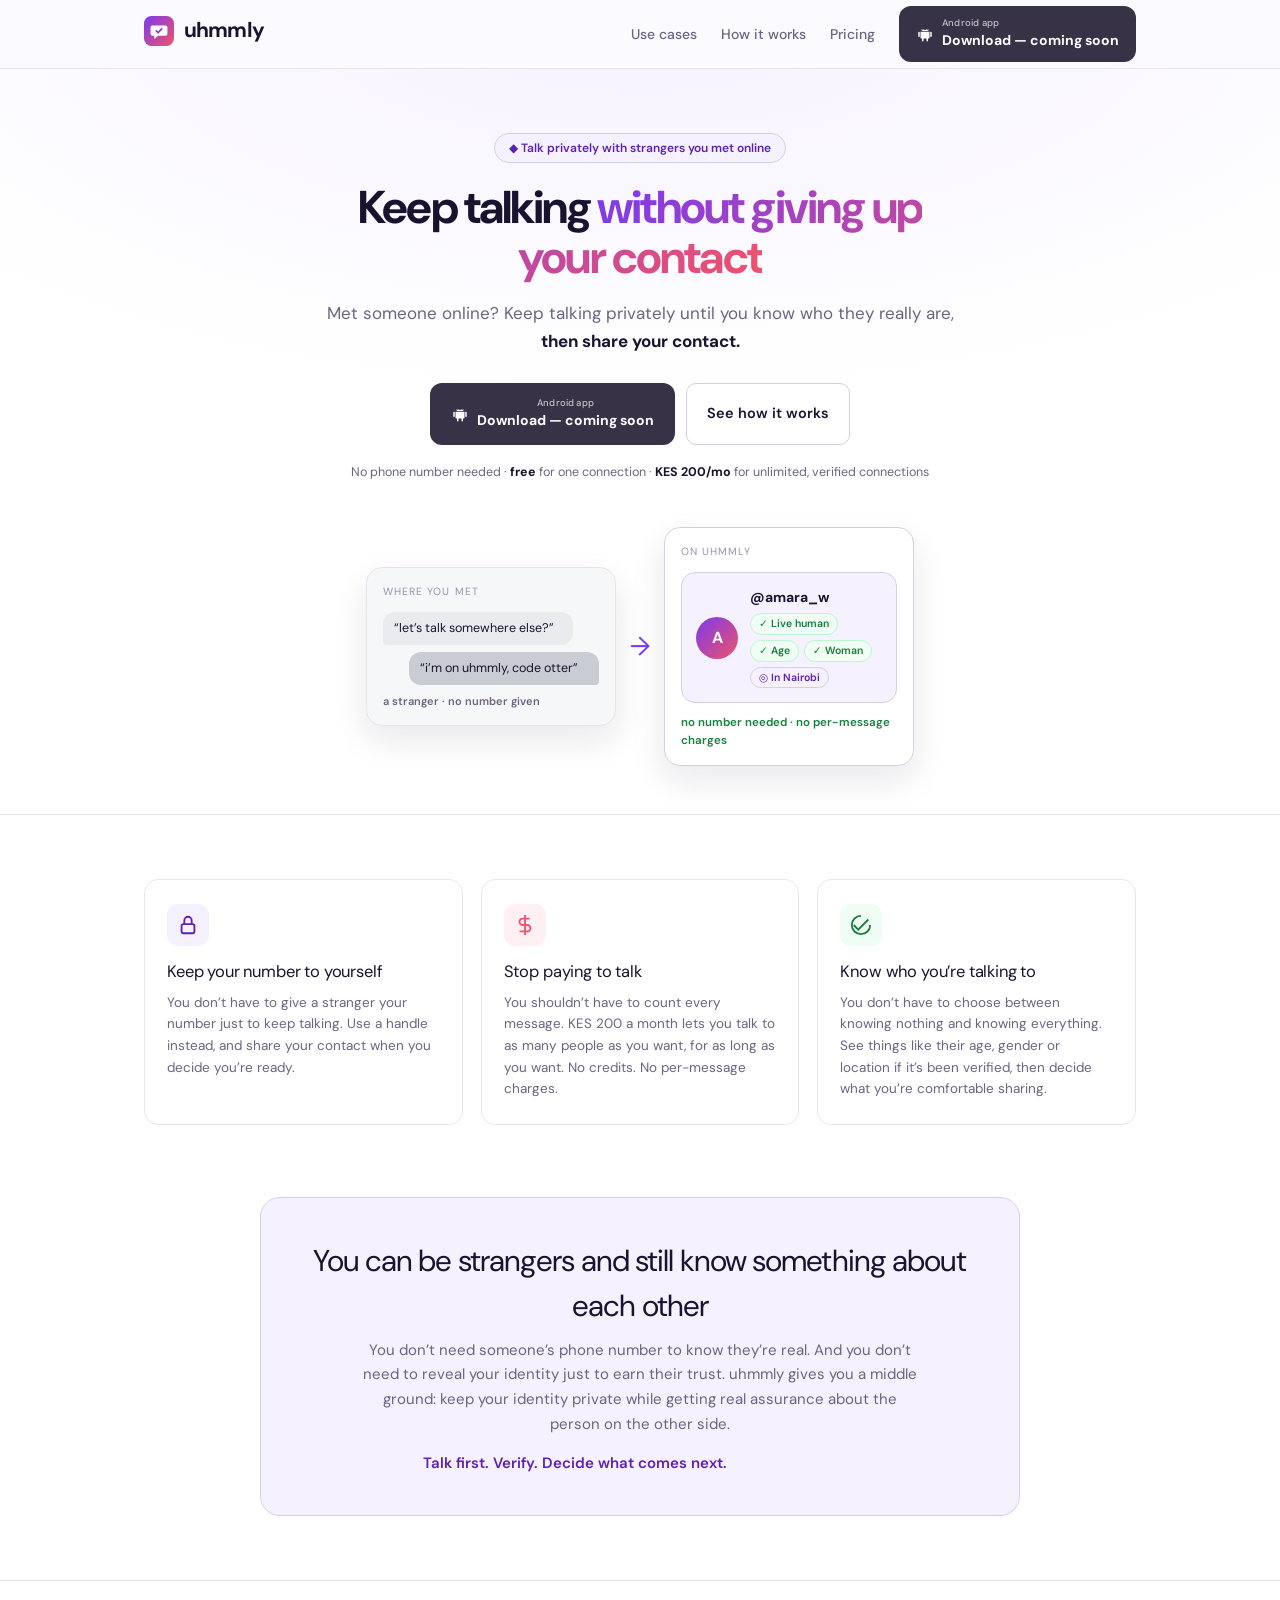
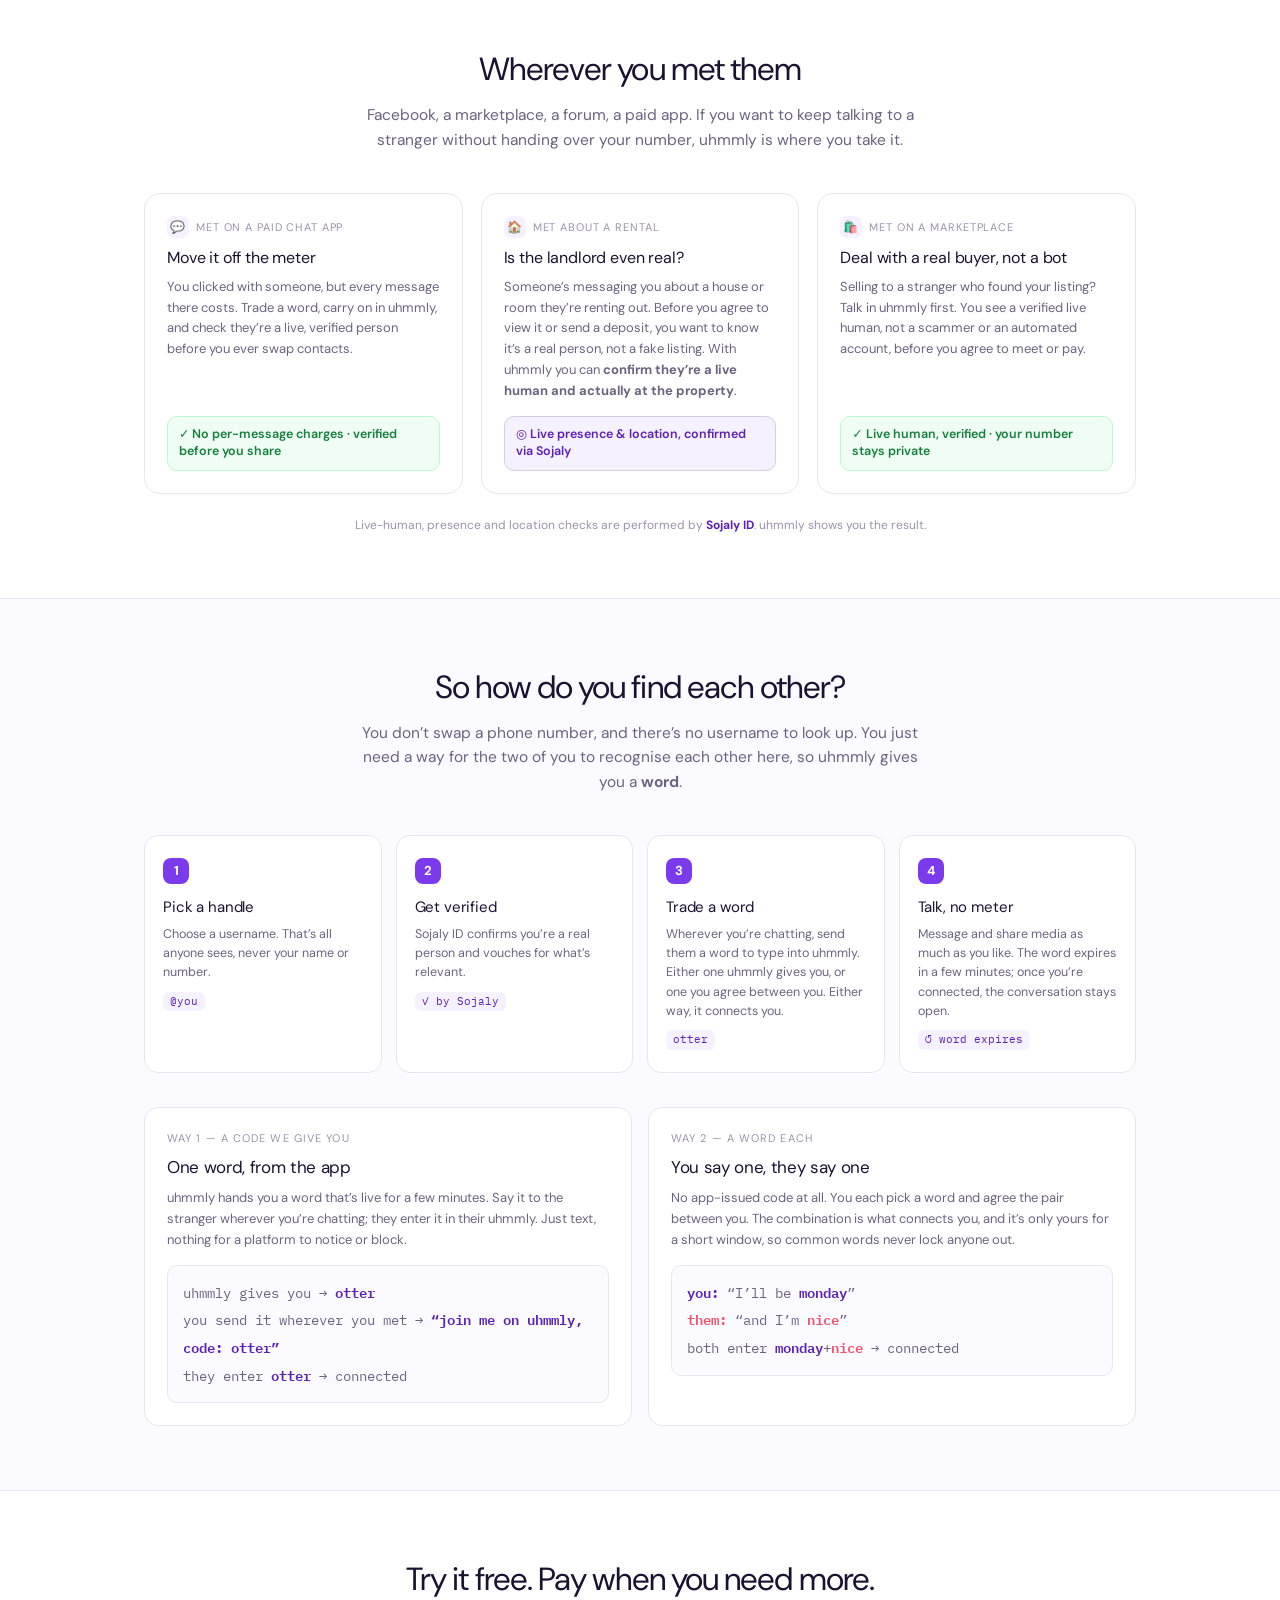
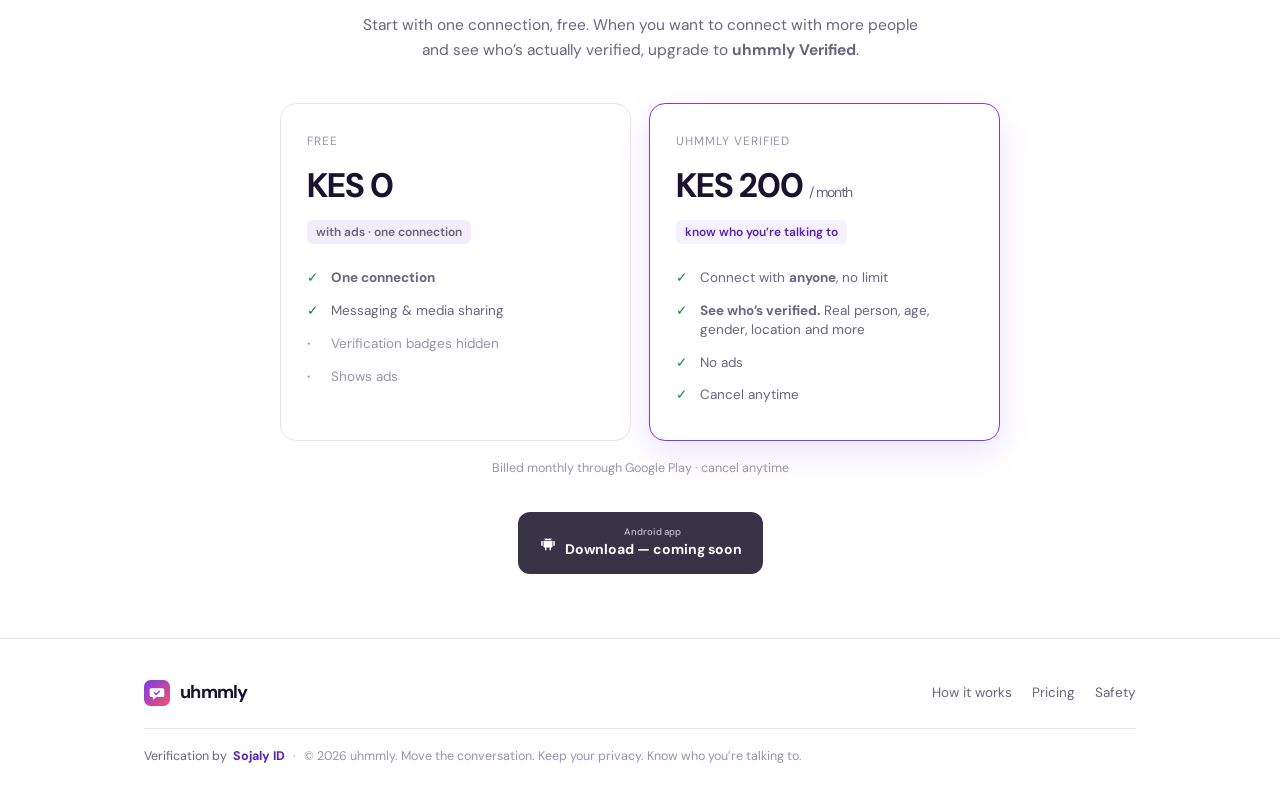
<file: index.html>
<!DOCTYPE html><!--a_bRJy3e_V19_LBgk0n5q--><html lang="en"><head><meta charSet="utf-8"/><meta name="viewport" content="width=device-width, initial-scale=1"/><link rel="stylesheet" href="/_next/static/chunks/39e7166e1216e720.css" data-precedence="next"/><link rel="preload" as="script" fetchPriority="low" href="/_next/static/chunks/54c5e04983232efc.js"/><script src="/_next/static/chunks/391b5727e5bc11ec.js" async=""></script><script src="/_next/static/chunks/1c64b19886203277.js" async=""></script><script src="/_next/static/chunks/a613c6a23ddb4890.js" async=""></script><script src="/_next/static/chunks/turbopack-43d97ed314358dce.js" async=""></script><script src="/_next/static/chunks/1964454f34f3a7ab.js" async=""></script><script src="/_next/static/chunks/6c33792a57a66467.js" async=""></script><script src="/_next/static/chunks/beefb697acdd731a.js" async=""></script><link rel="preload" href="https://fonts.googleapis.com/css2?family=DM+Sans:opsz,wght@9..40,400..700&amp;family=IBM+Plex+Mono:wght@400;500;600&amp;display=swap" as="style"/><link rel="preconnect" href="https://fonts.googleapis.com"/><link rel="preconnect" href="https://fonts.gstatic.com" crossorigin=""/><meta name="theme-color" content="#7C3AED"/><meta name="color-scheme" content="light"/><title>uhmmly — Talk privately with strangers you met online</title><meta name="description" content="Met someone online? Keep talking privately until you know who they really are — then share your contact. uhmmly lets you continue a conversation with a stranger without giving up your phone number, and see what Sojaly has verified about them: a live human, their age, gender and location."/><meta name="application-name" content="uhmmly"/><link rel="manifest" href="/manifest.json"/><meta name="keywords" content="talk to strangers safely,private messaging,verified strangers,keep number private,continue conversation off app,Sojaly verified,anonymous chat handle,chat without phone number,verify who you are talking to"/><link rel="canonical" href="https://uhmmly.cseco.co.ke/"/><meta property="og:title" content="uhmmly — Talk privately with strangers you met online"/><meta property="og:description" content="Met someone online? Keep talking privately until you know who they really are — then share your contact. uhmmly lets you continue a conversation with a stranger without giving up your phone number, and see what Sojaly has verified about them: a live human, their age, gender and location."/><meta property="og:url" content="https://uhmmly.cseco.co.ke/"/><meta property="og:site_name" content="uhmmly"/><meta property="og:locale" content="en_KE"/><meta property="og:image" content="https://uhmmly.cseco.co.ke/og-image.png"/><meta property="og:image:width" content="1200"/><meta property="og:image:height" content="630"/><meta property="og:image:alt" content="uhmmly — Talk privately with strangers you met online"/><meta property="og:type" content="website"/><meta name="twitter:card" content="summary_large_image"/><meta name="twitter:title" content="uhmmly — Talk privately with strangers you met online"/><meta name="twitter:description" content="Met someone online? Keep talking privately until you know who they really are — then share your contact. uhmmly lets you continue a conversation with a stranger without giving up your phone number, and see what Sojaly has verified about them: a live human, their age, gender and location."/><meta name="twitter:image" content="https://uhmmly.cseco.co.ke/og-image.png"/><link rel="icon" href="/favicon.svg" type="image/svg+xml"/><link rel="icon" href="/favicon.png" type="image/png" sizes="32x32"/><link rel="apple-touch-icon" href="/apple-touch-icon.png"/><link href="https://fonts.googleapis.com/css2?family=DM+Sans:opsz,wght@9..40,400..700&amp;family=IBM+Plex+Mono:wght@400;500;600&amp;display=swap" rel="stylesheet"/><script type="application/ld+json">{"@context":"https://schema.org","@type":"MobileApplication","name":"uhmmly","operatingSystem":"Android","applicationCategory":"SocialNetworkingApplication","description":"Met someone online? Keep talking privately until you know who they really are — then share your contact. uhmmly lets you continue a conversation with a stranger without giving up your phone number, and see what Sojaly has verified about them: a live human, their age, gender and location.","url":"https://uhmmly.cseco.co.ke","offers":[{"@type":"Offer","name":"Free","price":"0","priceCurrency":"KES","description":"One connection, with ads. Verification badges hidden."},{"@type":"Offer","name":"uhmmly Verified","price":"200","priceCurrency":"KES","description":"Unlimited connections, no ads, and see who's verified. Billed monthly."}]}</script><script src="/_next/static/chunks/a6dad97d9634a72d.js" noModule=""></script></head><body><div hidden=""><!--$--><!--/$--></div><header style="position:sticky;top:0;z-index:40;background:rgba(251, 250, 255, 0.85);backdrop-filter:saturate(140%) blur(8px);border-bottom:1px solid var(--color-line)"><div class="container-x" style="display:flex;align-items:center;justify-content:space-between;height:68px"><a aria-label="uhmmly home" href="/"><span class="inline-flex items-center gap-2.5 " aria-label="uhmmly"><svg width="30" height="30" viewBox="0 0 64 64" xmlns="http://www.w3.org/2000/svg" role="img" aria-hidden="true"><defs><linearGradient id="uhmmly-mark-grad" x1="0" y1="0" x2="64" y2="64" gradientUnits="userSpaceOnUse"><stop offset="0" stop-color="#7C3AED"></stop><stop offset="1" stop-color="#F0526B"></stop></linearGradient></defs><rect width="64" height="64" rx="16" fill="url(#uhmmly-mark-grad)"></rect><path d="M18 20h28a4 4 0 0 1 4 4v14a4 4 0 0 1-4 4H30l-8 7v-7h-4a4 4 0 0 1-4-4V24a4 4 0 0 1 4-4Z" fill="#ffffff"></path><path d="M26 31.5l4 4 8-8" fill="none" stroke="#7C3AED" stroke-width="3.4" stroke-linecap="round" stroke-linejoin="round"></path></svg><span class="h-display" style="font-size:21px;color:var(--color-ink);letter-spacing:-0.04em;font-weight:700">uhmmly</span></span></a><nav style="display:flex;align-items:center;gap:24px;font-size:14px"><span class="nav-links"><a href="#use-cases" style="color:var(--color-muted);font-weight:500">Use cases</a><a href="#how" style="color:var(--color-muted);font-weight:500">How it works</a><a href="#pricing" style="color:var(--color-muted);font-weight:500">Pricing</a></span><span class="btn btn-download is-soon" aria-disabled="true" style="padding:9px 16px"><svg width="18" height="18" viewBox="0 0 24 24" fill="#fff" aria-hidden="true"><path d="M6 9v8a1 1 0 0 0 1 1h1v3a1 1 0 0 0 2 0v-3h4v3a1 1 0 0 0 2 0v-3h1a1 1 0 0 0 1-1V9H6Zm-2 0a1 1 0 0 0-1 1v5a1 1 0 0 0 2 0v-5a1 1 0 0 0-1-1Zm16 0a1 1 0 0 0-1 1v5a1 1 0 0 0 2 0v-5a1 1 0 0 0-1-1ZM8.5 7.5 7.3 5.8a.3.3 0 0 1 .5-.35L9 7.1a6 6 0 0 1 6 0l1.2-1.65a.3.3 0 0 1 .5.35L15.5 7.5A5.6 5.6 0 0 1 18 8H6a5.6 5.6 0 0 1 2.5-.5Zm1.2-.6a.7.7 0 1 0 0-1.4.7.7 0 0 0 0 1.4Zm4.6 0a.7.7 0 1 0 0-1.4.7.7 0 0 0 0 1.4Z"></path></svg><span><small>Android app</small><b>Download — coming soon</b></span></span></nav></div></header><main><section class="hero"><div class="container-x"><span class="eyebrow">◆ Talk privately with strangers you met online</span><h1>Keep talking <em>without giving up your contact</em></h1><p class="sub">Met someone online? Keep talking privately until you know who they really are, <b>then share your contact.</b></p><div class="cta"><span class="btn btn-download is-soon" aria-disabled="true"><svg width="18" height="18" viewBox="0 0 24 24" fill="#fff" aria-hidden="true"><path d="M6 9v8a1 1 0 0 0 1 1h1v3a1 1 0 0 0 2 0v-3h4v3a1 1 0 0 0 2 0v-3h1a1 1 0 0 0 1-1V9H6Zm-2 0a1 1 0 0 0-1 1v5a1 1 0 0 0 2 0v-5a1 1 0 0 0-1-1Zm16 0a1 1 0 0 0-1 1v5a1 1 0 0 0 2 0v-5a1 1 0 0 0-1-1ZM8.5 7.5 7.3 5.8a.3.3 0 0 1 .5-.35L9 7.1a6 6 0 0 1 6 0l1.2-1.65a.3.3 0 0 1 .5.35L15.5 7.5A5.6 5.6 0 0 1 18 8H6a5.6 5.6 0 0 1 2.5-.5Zm1.2-.6a.7.7 0 1 0 0-1.4.7.7 0 0 0 0 1.4Zm4.6 0a.7.7 0 1 0 0-1.4.7.7 0 0 0 0 1.4Z"></path></svg><span><small>Android app</small><b>Download — coming soon</b></span></span><a href="#how" class="btn btn-ghost">See how it works</a></div><div class="freeline">No phone number needed · <b>free</b> for one connection ·<!-- --> <b>KES 200<!-- -->/mo</b> for unlimited, verified connections</div><div class="shot"><div class="handoff"><div class="ho-app ho-paid"><div class="ho-cap">where you met</div><div class="ho-bubble them">“let’s talk somewhere else?”</div><div class="ho-bubble me">“i’m on uhmmly, code otter”</div><div class="ho-meter">a stranger · no number given</div></div><div class="ho-arrow" aria-hidden="true">→</div><div class="ho-app ho-uh"><div class="ho-cap">on uhmmly</div><div class="peer"><div class="av">A</div><div><div class="who">@amara_w</div><div class="badges"><span class="vbadge">✓ Live human</span><span class="vbadge">✓ Age</span><span class="vbadge">✓ Woman</span><span class="vbadge n">◎ In Nairobi</span></div></div></div><div class="ho-note">no number needed · no per-message charges</div></div></div></div></div></section><section class="section"><div class="container-x"><div class="three"><div class="card3"><div class="ic ic-b"><svg viewBox="0 0 24 24"><rect x="5" y="11" width="14" height="10" rx="2"></rect><path d="M8 11V7a4 4 0 0 1 8 0v4"></path></svg></div><h3>Keep your number to yourself</h3><p>You don’t have to give a stranger your number just to keep talking. Use a handle instead, and share your contact when you decide you’re ready.</p></div><div class="card3"><div class="ic ic-a"><svg viewBox="0 0 24 24"><path d="M12 1v22M17 5H9.5a3.5 3.5 0 0 0 0 7h5a3.5 3.5 0 0 1 0 7H6"></path></svg></div><h3>Stop paying to talk</h3><p>You shouldn’t have to count every message. <!-- -->KES 200<!-- --> <!-- -->a month lets you talk to as many people as you want, for as long as you want. No credits. No per-message charges.</p></div><div class="card3"><div class="ic ic-c"><svg viewBox="0 0 24 24"><path d="M20 6 9 17l-5-5"></path><path d="M12 2a10 10 0 1 0 10 10"></path></svg></div><h3>Know who you’re talking to</h3><p>You don’t have to choose between knowing nothing and knowing everything. See things like their age, gender or location if it’s been verified, then decide what you’re comfortable sharing.</p></div></div></div></section><section class="section" id="privacy-panel" style="border-top:none;padding-top:8px"><div class="container-x"><div class="privacy-panel"><h2>You can be strangers and still know something about each other</h2><p>You don’t need someone’s phone number to know they’re real. And you don’t need to reveal your identity just to earn their trust. uhmmly gives you a middle ground: keep your identity private while getting real assurance about the person on the other side.</p><p class="kicker">Talk first. Verify. Decide what comes next.</p></div></div></section><section class="section" id="use-cases"><div class="container-x"><div class="section-head"><h2>Wherever you met them</h2><p class="lead">Facebook, a marketplace, a forum, a paid app. If you want to keep talking to a stranger without handing over your number, uhmmly is where you take it.</p></div><div class="casegrid"><div class="case"><div class="where"><span class="pin">💬</span> Met on a paid chat app</div><h3>Move it off the meter</h3><p>You clicked with someone, but every message there costs. Trade a word, carry on in uhmmly, and check they’re a live, verified person before you ever swap contacts.</p><div class="out">✓ No per-message charges · verified before you share</div></div><div class="case"><div class="where"><span class="pin">🏠</span> Met about a rental</div><h3>Is the landlord even real?</h3><p>Someone’s messaging you about a house or room they’re renting out. Before you agree to view it or send a deposit, you want to know it’s a real person, not a fake listing. With uhmmly you can<!-- --> <b>confirm they’re a live human and actually at the property</b>.</p><div class="out iris">◎ Live presence &amp; location, confirmed via Sojaly</div></div><div class="case"><div class="where"><span class="pin">🛍️</span> Met on a marketplace</div><h3>Deal with a real buyer, not a bot</h3><p>Selling to a stranger who found your listing? Talk in uhmmly first. You see a verified live human, not a scammer or an automated account, before you agree to meet or pay.</p><div class="out">✓ Live human, verified · your number stays private</div></div></div><div class="cases-note">Live-human, presence and location checks are performed by<!-- --> <b style="color:var(--color-iris-deep)">Sojaly ID</b>. uhmmly shows you the result.</div></div></section><section class="section section-tint" id="how"><div class="container-x"><div class="section-head"><h2>So how do you find each other?</h2><p class="lead">You don’t swap a phone number, and there’s no username to look up. You just need a way for the two of you to recognise each other here, so uhmmly gives you a <b>word</b>.</p></div><div class="steps"><div class="step"><div class="n">1</div><h3>Pick a handle</h3><p>Choose a username. That’s all anyone sees, never your name or number.</p><span class="tag">@you</span></div><div class="step"><div class="n">2</div><h3>Get verified</h3><p>Sojaly ID confirms you’re a real person and vouches for what’s relevant.</p><span class="tag">✓ by Sojaly</span></div><div class="step"><div class="n">3</div><h3>Trade a word</h3><p>Wherever you’re chatting, send them a word to type into uhmmly. Either one uhmmly gives you, or one you agree between you. Either way, it connects you.</p><span class="tag">otter</span></div><div class="step"><div class="n">4</div><h3>Talk, no meter</h3><p>Message and share media as much as you like. The word expires in a few minutes; once you’re connected, the conversation stays open.</p><span class="tag">↺ word expires</span></div></div><div class="ways"><div class="way"><div class="k">Way 1 — a code we give you</div><h3>One word, from the app</h3><p>uhmmly hands you a word that’s live for a few minutes. Say it to the stranger wherever you’re chatting; they enter it in their uhmmly. Just text, nothing for a platform to notice or block.</p><div class="demo"><span class="sys">uhmmly gives you →</span> <span class="me">otter</span><br/><span class="sys">you send it wherever you met →</span> <span class="me">“join me on uhmmly, code: otter”</span><br/><span class="sys">they enter</span> <span class="me">otter</span> <span class="sys">→ connected</span></div></div><div class="way"><div class="k">Way 2 — a word each</div><h3>You say one, they say one</h3><p>No app-issued code at all. You each pick a word and agree the pair between you. The combination is what connects you, and it’s only yours for a short window, so common words never lock anyone out.</p><div class="demo"><span class="me">you:</span> <span class="sys">“I’ll be</span> <span class="me">monday</span><span class="sys">”</span><br/><span class="you">them:</span> <span class="sys">“and I’m</span> <span class="you">nice</span><span class="sys">”</span><br/><span class="sys">both enter</span> <span class="me">monday</span><span class="sys">+</span><span class="you">nice</span> <span class="sys">→ connected</span></div></div></div></div></section><section class="section" id="pricing"><div class="container-x"><div class="section-head"><h2>Try it free. Pay when you need more.</h2><p class="lead">Start with one connection, free. When you want to connect with more people and see who’s actually verified, upgrade to<!-- --> <b>uhmmly Verified</b>.</p></div><div class="plans"><div class="plan"><div class="pk">Free</div><div class="amt">KES 0</div><span class="pill mut">with ads · one connection</span><ul><li><b>One connection</b></li><li>Messaging &amp; media sharing</li><li class="no">Verification badges hidden</li><li class="no">Shows ads</li></ul></div><div class="plan hi"><div class="pk">uhmmly Verified</div><div class="amt">KES 200<!-- --> <small>/ month</small></div><span class="pill">know who you’re talking to</span><ul><li>Connect with <b>anyone</b>, no limit</li><li><b>See who’s verified.</b> Real person, age, gender, location and more</li><li>No ads</li><li>Cancel anytime</li></ul></div></div><div class="price-note">Billed monthly through Google Play · cancel anytime</div><div style="text-align:center;margin-top:34px"><span class="btn btn-download is-soon" aria-disabled="true"><svg width="18" height="18" viewBox="0 0 24 24" fill="#fff" aria-hidden="true"><path d="M6 9v8a1 1 0 0 0 1 1h1v3a1 1 0 0 0 2 0v-3h4v3a1 1 0 0 0 2 0v-3h1a1 1 0 0 0 1-1V9H6Zm-2 0a1 1 0 0 0-1 1v5a1 1 0 0 0 2 0v-5a1 1 0 0 0-1-1Zm16 0a1 1 0 0 0-1 1v5a1 1 0 0 0 2 0v-5a1 1 0 0 0-1-1ZM8.5 7.5 7.3 5.8a.3.3 0 0 1 .5-.35L9 7.1a6 6 0 0 1 6 0l1.2-1.65a.3.3 0 0 1 .5.35L15.5 7.5A5.6 5.6 0 0 1 18 8H6a5.6 5.6 0 0 1 2.5-.5Zm1.2-.6a.7.7 0 1 0 0-1.4.7.7 0 0 0 0 1.4Zm4.6 0a.7.7 0 1 0 0-1.4.7.7 0 0 0 0 1.4Z"></path></svg><span><small>Android app</small><b>Download — coming soon</b></span></span></div></div></section><!--$--><!--/$--></main><footer style="background:#fff;border-top:1px solid var(--color-line)"><div class="container-x" style="padding:40px 24px 36px"><div style="display:flex;flex-wrap:wrap;gap:18px;align-items:center;justify-content:space-between"><span class="inline-flex items-center gap-2.5 " aria-label="uhmmly"><svg width="26" height="26" viewBox="0 0 64 64" xmlns="http://www.w3.org/2000/svg" role="img" aria-hidden="true"><defs><linearGradient id="uhmmly-mark-grad" x1="0" y1="0" x2="64" y2="64" gradientUnits="userSpaceOnUse"><stop offset="0" stop-color="#7C3AED"></stop><stop offset="1" stop-color="#F0526B"></stop></linearGradient></defs><rect width="64" height="64" rx="16" fill="url(#uhmmly-mark-grad)"></rect><path d="M18 20h28a4 4 0 0 1 4 4v14a4 4 0 0 1-4 4H30l-8 7v-7h-4a4 4 0 0 1-4-4V24a4 4 0 0 1 4-4Z" fill="#ffffff"></path><path d="M26 31.5l4 4 8-8" fill="none" stroke="#7C3AED" stroke-width="3.4" stroke-linecap="round" stroke-linejoin="round"></path></svg><span class="h-display" style="font-size:18.2px;color:var(--color-ink);letter-spacing:-0.04em;font-weight:700">uhmmly</span></span><nav style="display:flex;flex-wrap:wrap;gap:20px;font-size:13.5px;color:var(--color-muted)"><a href="#how">How it works</a><a href="#pricing">Pricing</a><a href="#privacy-panel">Safety</a></nav></div><div style="margin-top:22px;padding-top:18px;border-top:1px solid var(--color-line);font-size:12.5px;color:var(--color-faint);display:flex;flex-wrap:wrap;gap:8px;align-items:center"><span style="display:inline-flex;align-items:center;gap:6px;color:var(--color-muted)">Verification by<!-- --> <b style="color:var(--color-iris-deep)">Sojaly ID</b></span><span aria-hidden="true">·</span><span>© <!-- -->2026<!-- --> uhmmly. Move the conversation. Keep your privacy. Know who you’re talking to.</span></div></div></footer><script src="/_next/static/chunks/54c5e04983232efc.js" id="_R_" async=""></script><script>(self.__next_f=self.__next_f||[]).push([0])</script><script>self.__next_f.push([1,"1:\"$Sreact.fragment\"\n2:I[74426,[\"/_next/static/chunks/1964454f34f3a7ab.js\"],\"\"]\n8:I[60374,[\"/_next/static/chunks/6c33792a57a66467.js\",\"/_next/static/chunks/beefb697acdd731a.js\"],\"default\"]\n:HL[\"/_next/static/chunks/39e7166e1216e720.css\",\"style\"]\n:HL[\"https://fonts.googleapis.com/css2?family=DM+Sans:opsz,wght@9..40,400..700\u0026family=IBM+Plex+Mono:wght@400;500;600\u0026display=swap\",\"style\"]\n"])</script><script>self.__next_f.push([1,"0:{\"P\":null,\"b\":\"a_bRJy3e-V19_LBgk0n5q\",\"c\":[\"\",\"\"],\"q\":\"\",\"i\":false,\"f\":[[[\"\",{\"children\":[\"__PAGE__\",{}]},\"$undefined\",\"$undefined\",true],[[\"$\",\"$1\",\"c\",{\"children\":[[[\"$\",\"link\",\"0\",{\"rel\":\"stylesheet\",\"href\":\"/_next/static/chunks/39e7166e1216e720.css\",\"precedence\":\"next\",\"crossOrigin\":\"$undefined\",\"nonce\":\"$undefined\"}],[\"$\",\"script\",\"script-0\",{\"src\":\"/_next/static/chunks/1964454f34f3a7ab.js\",\"async\":true,\"nonce\":\"$undefined\"}]],[\"$\",\"html\",null,{\"lang\":\"en\",\"children\":[[\"$\",\"head\",null,{\"children\":[[\"$\",\"link\",null,{\"rel\":\"preconnect\",\"href\":\"https://fonts.googleapis.com\"}],[\"$\",\"link\",null,{\"rel\":\"preconnect\",\"href\":\"https://fonts.gstatic.com\",\"crossOrigin\":\"\"}],[\"$\",\"link\",null,{\"href\":\"https://fonts.googleapis.com/css2?family=DM+Sans:opsz,wght@9..40,400..700\u0026family=IBM+Plex+Mono:wght@400;500;600\u0026display=swap\",\"rel\":\"stylesheet\"}],[\"$\",\"script\",null,{\"type\":\"application/ld+json\",\"dangerouslySetInnerHTML\":{\"__html\":\"{\\\"@context\\\":\\\"https://schema.org\\\",\\\"@type\\\":\\\"MobileApplication\\\",\\\"name\\\":\\\"uhmmly\\\",\\\"operatingSystem\\\":\\\"Android\\\",\\\"applicationCategory\\\":\\\"SocialNetworkingApplication\\\",\\\"description\\\":\\\"Met someone online? Keep talking privately until you know who they really are — then share your contact. uhmmly lets you continue a conversation with a stranger without giving up your phone number, and see what Sojaly has verified about them: a live human, their age, gender and location.\\\",\\\"url\\\":\\\"https://uhmmly.cseco.co.ke\\\",\\\"offers\\\":[{\\\"@type\\\":\\\"Offer\\\",\\\"name\\\":\\\"Free\\\",\\\"price\\\":\\\"0\\\",\\\"priceCurrency\\\":\\\"KES\\\",\\\"description\\\":\\\"One connection, with ads. Verification badges hidden.\\\"},{\\\"@type\\\":\\\"Offer\\\",\\\"name\\\":\\\"uhmmly Verified\\\",\\\"price\\\":\\\"200\\\",\\\"priceCurrency\\\":\\\"KES\\\",\\\"description\\\":\\\"Unlimited connections, no ads, and see who's verified. Billed monthly.\\\"}]}\"}}]]}],[\"$\",\"body\",null,{\"children\":[[\"$\",\"header\",null,{\"style\":{\"position\":\"sticky\",\"top\":0,\"zIndex\":40,\"background\":\"rgba(251, 250, 255, 0.85)\",\"backdropFilter\":\"saturate(140%) blur(8px)\",\"borderBottom\":\"1px solid var(--color-line)\"},\"children\":[\"$\",\"div\",null,{\"className\":\"container-x\",\"style\":{\"display\":\"flex\",\"alignItems\":\"center\",\"justifyContent\":\"space-between\",\"height\":68},\"children\":[[\"$\",\"$L2\",null,{\"href\":\"/\",\"aria-label\":\"uhmmly home\",\"children\":[\"$\",\"span\",null,{\"className\":\"inline-flex items-center gap-2.5 \",\"aria-label\":\"uhmmly\",\"children\":[[\"$\",\"svg\",null,{\"width\":30,\"height\":30,\"viewBox\":\"0 0 64 64\",\"xmlns\":\"http://www.w3.org/2000/svg\",\"role\":\"img\",\"aria-hidden\":\"true\",\"children\":[[\"$\",\"defs\",null,{\"children\":[\"$\",\"linearGradient\",null,{\"id\":\"uhmmly-mark-grad\",\"x1\":\"0\",\"y1\":\"0\",\"x2\":\"64\",\"y2\":\"64\",\"gradientUnits\":\"userSpaceOnUse\",\"children\":[[\"$\",\"stop\",null,{\"offset\":\"0\",\"stopColor\":\"#7C3AED\"}],[\"$\",\"stop\",null,{\"offset\":\"1\",\"stopColor\":\"#F0526B\"}]]}]}],[\"$\",\"rect\",null,{\"width\":\"64\",\"height\":\"64\",\"rx\":\"16\",\"fill\":\"url(#uhmmly-mark-grad)\"}],[\"$\",\"path\",null,{\"d\":\"M18 20h28a4 4 0 0 1 4 4v14a4 4 0 0 1-4 4H30l-8 7v-7h-4a4 4 0 0 1-4-4V24a4 4 0 0 1 4-4Z\",\"fill\":\"#ffffff\"}],[\"$\",\"path\",null,{\"d\":\"M26 31.5l4 4 8-8\",\"fill\":\"none\",\"stroke\":\"#7C3AED\",\"strokeWidth\":\"3.4\",\"strokeLinecap\":\"round\",\"strokeLinejoin\":\"round\"}]]}],[\"$\",\"span\",null,{\"className\":\"h-display\",\"style\":{\"fontSize\":21,\"color\":\"var(--color-ink)\",\"letterSpacing\":\"-0.04em\",\"fontWeight\":700},\"children\":\"uhmmly\"}]]}]}],[\"$\",\"nav\",null,{\"style\":{\"display\":\"flex\",\"alignItems\":\"center\",\"gap\":24,\"fontSize\":14},\"children\":[[\"$\",\"span\",null,{\"className\":\"nav-links\",\"children\":[[\"$\",\"a\",\"#use-cases\",{\"href\":\"#use-cases\",\"style\":{\"color\":\"var(--color-muted)\",\"fontWeight\":500},\"children\":\"Use cases\"}],[\"$\",\"a\",\"#how\",{\"href\":\"#how\",\"style\":{\"color\":\"var(--color-muted)\",\"fontWeight\":500},\"children\":\"How it works\"}],[\"$\",\"a\",\"#pricing\",{\"href\":\"#pricing\",\"style\":{\"color\":\"var(--color-muted)\",\"fontWeight\":500},\"children\":\"Pricing\"}]]}],[\"$\",\"span\",null,{\"className\":\"btn btn-download is-soon\",\"aria-disabled\":\"true\",\"style\":{\"padding\":\"9px 16px\"},\"children\":[[\"$\",\"svg\",null,{\"width\":\"18\",\"height\":\"18\",\"viewBox\":\"0 0 24 24\",\"fill\":\"#fff\",\"aria-hidden\":\"true\",\"children\":[\"$\",\"path\",null,{\"d\":\"M6 9v8a1 1 0 0 0 1 1h1v3a1 1 0 0 0 2 0v-3h4v3a1 1 0 0 0 2 0v-3h1a1 1 0 0 0 1-1V9H6Zm-2 0a1 1 0 0 0-1 1v5a1 1 0 0 0 2 0v-5a1 1 0 0 0-1-1Zm16 0a1 1 0 0 0-1 1v5a1 1 0 0 0 2 0v-5a1 1 0 0 0-1-1ZM8.5 7.5 7.3 5.8a.3.3 0 0 1 .5-.35L9 7.1a6 6 0 0 1 6 0l1.2-1.65a.3.3 0 0 1 .5.35L15.5 7.5A5.6 5.6 0 0 1 18 8H6a5.6 5.6 0 0 1 2.5-.5Zm1.2-.6a.7.7 0 1 0 0-1.4.7.7 0 0 0 0 1.4Zm4.6 0a.7.7 0 1 0 0-1.4.7.7 0 0 0 0 1.4Z\"}]}],\"$L3\"]}]]}]]}]}],\"$L4\",\"$L5\"]}]]}]]}],{\"children\":[\"$L6\",{},null,false,false]},null,false,false],\"$L7\",false]],\"m\":\"$undefined\",\"G\":[\"$8\",[]],\"S\":true}\n"])</script><script>self.__next_f.push([1,"9:I[92322,[\"/_next/static/chunks/6c33792a57a66467.js\",\"/_next/static/chunks/beefb697acdd731a.js\"],\"default\"]\na:I[81409,[\"/_next/static/chunks/6c33792a57a66467.js\",\"/_next/static/chunks/beefb697acdd731a.js\"],\"default\"]\n10:I[19091,[\"/_next/static/chunks/6c33792a57a66467.js\",\"/_next/static/chunks/beefb697acdd731a.js\"],\"ViewportBoundary\"]\n12:I[19091,[\"/_next/static/chunks/6c33792a57a66467.js\",\"/_next/static/chunks/beefb697acdd731a.js\"],\"MetadataBoundary\"]\n13:\"$Sreact.suspense\"\n3:[\"$\",\"span\",null,{\"children\":[[\"$\",\"small\",null,{\"children\":\"Android app\"}],[\"$\",\"b\",null,{\"children\":\"Download — coming soon\"}]]}]\n"])</script><script>self.__next_f.push([1,"4:[\"$\",\"main\",null,{\"children\":[\"$\",\"$L9\",null,{\"parallelRouterKey\":\"children\",\"error\":\"$undefined\",\"errorStyles\":\"$undefined\",\"errorScripts\":\"$undefined\",\"template\":[\"$\",\"$La\",null,{}],\"templateStyles\":\"$undefined\",\"templateScripts\":\"$undefined\",\"notFound\":[[[\"$\",\"title\",null,{\"children\":\"404: This page could not be found.\"}],[\"$\",\"div\",null,{\"style\":{\"fontFamily\":\"system-ui,\\\"Segoe UI\\\",Roboto,Helvetica,Arial,sans-serif,\\\"Apple Color Emoji\\\",\\\"Segoe UI Emoji\\\"\",\"height\":\"100vh\",\"textAlign\":\"center\",\"display\":\"flex\",\"flexDirection\":\"column\",\"alignItems\":\"center\",\"justifyContent\":\"center\"},\"children\":[\"$\",\"div\",null,{\"children\":[[\"$\",\"style\",null,{\"dangerouslySetInnerHTML\":{\"__html\":\"body{color:#000;background:#fff;margin:0}.next-error-h1{border-right:1px solid rgba(0,0,0,.3)}@media (prefers-color-scheme:dark){body{color:#fff;background:#000}.next-error-h1{border-right:1px solid rgba(255,255,255,.3)}}\"}}],[\"$\",\"h1\",null,{\"className\":\"next-error-h1\",\"style\":{\"display\":\"inline-block\",\"margin\":\"0 20px 0 0\",\"padding\":\"0 23px 0 0\",\"fontSize\":24,\"fontWeight\":500,\"verticalAlign\":\"top\",\"lineHeight\":\"49px\"},\"children\":404}],[\"$\",\"div\",null,{\"style\":{\"display\":\"inline-block\"},\"children\":[\"$\",\"h2\",null,{\"style\":{\"fontSize\":14,\"fontWeight\":400,\"lineHeight\":\"49px\",\"margin\":0},\"children\":\"This page could not be found.\"}]}]]}]}]],[]],\"forbidden\":\"$undefined\",\"unauthorized\":\"$undefined\"}]}]\n"])</script><script>self.__next_f.push([1,"5:[\"$\",\"footer\",null,{\"style\":{\"background\":\"#fff\",\"borderTop\":\"1px solid var(--color-line)\"},\"children\":[\"$\",\"div\",null,{\"className\":\"container-x\",\"style\":{\"padding\":\"40px 24px 36px\"},\"children\":[[\"$\",\"div\",null,{\"style\":{\"display\":\"flex\",\"flexWrap\":\"wrap\",\"gap\":18,\"alignItems\":\"center\",\"justifyContent\":\"space-between\"},\"children\":[[\"$\",\"span\",null,{\"className\":\"inline-flex items-center gap-2.5 \",\"aria-label\":\"uhmmly\",\"children\":[[\"$\",\"svg\",null,{\"width\":26,\"height\":26,\"viewBox\":\"0 0 64 64\",\"xmlns\":\"http://www.w3.org/2000/svg\",\"role\":\"img\",\"aria-hidden\":\"true\",\"children\":[[\"$\",\"defs\",null,{\"children\":[\"$\",\"linearGradient\",null,{\"id\":\"uhmmly-mark-grad\",\"x1\":\"0\",\"y1\":\"0\",\"x2\":\"64\",\"y2\":\"64\",\"gradientUnits\":\"userSpaceOnUse\",\"children\":[[\"$\",\"stop\",null,{\"offset\":\"0\",\"stopColor\":\"#7C3AED\"}],[\"$\",\"stop\",null,{\"offset\":\"1\",\"stopColor\":\"#F0526B\"}]]}]}],[\"$\",\"rect\",null,{\"width\":\"64\",\"height\":\"64\",\"rx\":\"16\",\"fill\":\"url(#uhmmly-mark-grad)\"}],[\"$\",\"path\",null,{\"d\":\"M18 20h28a4 4 0 0 1 4 4v14a4 4 0 0 1-4 4H30l-8 7v-7h-4a4 4 0 0 1-4-4V24a4 4 0 0 1 4-4Z\",\"fill\":\"#ffffff\"}],[\"$\",\"path\",null,{\"d\":\"M26 31.5l4 4 8-8\",\"fill\":\"none\",\"stroke\":\"#7C3AED\",\"strokeWidth\":\"3.4\",\"strokeLinecap\":\"round\",\"strokeLinejoin\":\"round\"}]]}],[\"$\",\"span\",null,{\"className\":\"h-display\",\"style\":{\"fontSize\":18.2,\"color\":\"var(--color-ink)\",\"letterSpacing\":\"-0.04em\",\"fontWeight\":700},\"children\":\"uhmmly\"}]]}],[\"$\",\"nav\",null,{\"style\":{\"display\":\"flex\",\"flexWrap\":\"wrap\",\"gap\":20,\"fontSize\":13.5,\"color\":\"var(--color-muted)\"},\"children\":[[\"$\",\"a\",null,{\"href\":\"#how\",\"children\":\"How it works\"}],[\"$\",\"a\",null,{\"href\":\"#pricing\",\"children\":\"Pricing\"}],[\"$\",\"a\",null,{\"href\":\"#privacy-panel\",\"children\":\"Safety\"}]]}]]}],[\"$\",\"div\",null,{\"style\":{\"marginTop\":22,\"paddingTop\":18,\"borderTop\":\"1px solid var(--color-line)\",\"fontSize\":12.5,\"color\":\"var(--color-faint)\",\"display\":\"flex\",\"flexWrap\":\"wrap\",\"gap\":8,\"alignItems\":\"center\"},\"children\":[[\"$\",\"span\",null,{\"style\":{\"display\":\"inline-flex\",\"alignItems\":\"center\",\"gap\":6,\"color\":\"var(--color-muted)\"},\"children\":[\"Verification by\",\" \",[\"$\",\"b\",null,{\"style\":{\"color\":\"var(--color-iris-deep)\"},\"children\":\"Sojaly ID\"}]]}],[\"$\",\"span\",null,{\"aria-hidden\":true,\"children\":\"·\"}],[\"$\",\"span\",null,{\"children\":[\"© \",2026,\" uhmmly. Move the conversation. Keep your privacy. Know who you’re talking to.\"]}]]}]]}]}]\n"])</script><script>self.__next_f.push([1,"6:[\"$\",\"$1\",\"c\",{\"children\":[[[\"$\",\"section\",null,{\"className\":\"hero\",\"children\":[\"$\",\"div\",null,{\"className\":\"container-x\",\"children\":[[\"$\",\"span\",null,{\"className\":\"eyebrow\",\"children\":\"◆ Talk privately with strangers you met online\"}],[\"$\",\"h1\",null,{\"children\":[\"Keep talking \",[\"$\",\"em\",null,{\"children\":\"without giving up your contact\"}]]}],[\"$\",\"p\",null,{\"className\":\"sub\",\"children\":[\"Met someone online? Keep talking privately until you know who they really are, \",[\"$\",\"b\",null,{\"children\":\"then share your contact.\"}]]}],[\"$\",\"div\",null,{\"className\":\"cta\",\"children\":[[\"$\",\"span\",null,{\"className\":\"btn btn-download is-soon\",\"aria-disabled\":\"true\",\"style\":\"$undefined\",\"children\":[[\"$\",\"svg\",null,{\"width\":\"18\",\"height\":\"18\",\"viewBox\":\"0 0 24 24\",\"fill\":\"#fff\",\"aria-hidden\":\"true\",\"children\":[\"$\",\"path\",null,{\"d\":\"M6 9v8a1 1 0 0 0 1 1h1v3a1 1 0 0 0 2 0v-3h4v3a1 1 0 0 0 2 0v-3h1a1 1 0 0 0 1-1V9H6Zm-2 0a1 1 0 0 0-1 1v5a1 1 0 0 0 2 0v-5a1 1 0 0 0-1-1Zm16 0a1 1 0 0 0-1 1v5a1 1 0 0 0 2 0v-5a1 1 0 0 0-1-1ZM8.5 7.5 7.3 5.8a.3.3 0 0 1 .5-.35L9 7.1a6 6 0 0 1 6 0l1.2-1.65a.3.3 0 0 1 .5.35L15.5 7.5A5.6 5.6 0 0 1 18 8H6a5.6 5.6 0 0 1 2.5-.5Zm1.2-.6a.7.7 0 1 0 0-1.4.7.7 0 0 0 0 1.4Zm4.6 0a.7.7 0 1 0 0-1.4.7.7 0 0 0 0 1.4Z\"}]}],[\"$\",\"span\",null,{\"children\":[[\"$\",\"small\",null,{\"children\":\"Android app\"}],[\"$\",\"b\",null,{\"children\":\"Download — coming soon\"}]]}]]}],[\"$\",\"a\",null,{\"href\":\"#how\",\"className\":\"btn btn-ghost\",\"children\":\"See how it works\"}]]}],[\"$\",\"div\",null,{\"className\":\"freeline\",\"children\":[\"No phone number needed · \",[\"$\",\"b\",null,{\"children\":\"free\"}],\" for one connection ·\",\" \",[\"$\",\"b\",null,{\"children\":[\"KES 200\",\"/mo\"]}],\" for unlimited, verified connections\"]}],[\"$\",\"div\",null,{\"className\":\"shot\",\"children\":[\"$\",\"div\",null,{\"className\":\"handoff\",\"children\":[[\"$\",\"div\",null,{\"className\":\"ho-app ho-paid\",\"children\":[[\"$\",\"div\",null,{\"className\":\"ho-cap\",\"children\":\"where you met\"}],[\"$\",\"div\",null,{\"className\":\"ho-bubble them\",\"children\":\"“let’s talk somewhere else?”\"}],[\"$\",\"div\",null,{\"className\":\"ho-bubble me\",\"children\":\"“i’m on uhmmly, code otter”\"}],[\"$\",\"div\",null,{\"className\":\"ho-meter\",\"children\":\"a stranger · no number given\"}]]}],[\"$\",\"div\",null,{\"className\":\"ho-arrow\",\"aria-hidden\":true,\"children\":\"→\"}],[\"$\",\"div\",null,{\"className\":\"ho-app ho-uh\",\"children\":[[\"$\",\"div\",null,{\"className\":\"ho-cap\",\"children\":\"on uhmmly\"}],[\"$\",\"div\",null,{\"className\":\"peer\",\"children\":[[\"$\",\"div\",null,{\"className\":\"av\",\"children\":\"A\"}],[\"$\",\"div\",null,{\"children\":[[\"$\",\"div\",null,{\"className\":\"who\",\"children\":\"@amara_w\"}],[\"$\",\"div\",null,{\"className\":\"badges\",\"children\":[[\"$\",\"span\",null,{\"className\":\"vbadge\",\"children\":\"✓ Live human\"}],[\"$\",\"span\",null,{\"className\":\"vbadge\",\"children\":\"✓ Age\"}],[\"$\",\"span\",null,{\"className\":\"vbadge\",\"children\":\"✓ Woman\"}],[\"$\",\"span\",null,{\"className\":\"vbadge n\",\"children\":\"◎ In Nairobi\"}]]}]]}]]}],[\"$\",\"div\",null,{\"className\":\"ho-note\",\"children\":\"no number needed · no per-message charges\"}]]}]]}]}]]}]}],[\"$\",\"section\",null,{\"className\":\"section\",\"children\":[\"$\",\"div\",null,{\"className\":\"container-x\",\"children\":[\"$\",\"div\",null,{\"className\":\"three\",\"children\":[[\"$\",\"div\",null,{\"className\":\"card3\",\"children\":[[\"$\",\"div\",null,{\"className\":\"ic ic-b\",\"children\":[\"$\",\"svg\",null,{\"viewBox\":\"0 0 24 24\",\"children\":[[\"$\",\"rect\",null,{\"x\":\"5\",\"y\":\"11\",\"width\":\"14\",\"height\":\"10\",\"rx\":\"2\"}],[\"$\",\"path\",null,{\"d\":\"M8 11V7a4 4 0 0 1 8 0v4\"}]]}]}],[\"$\",\"h3\",null,{\"children\":\"Keep your number to yourself\"}],[\"$\",\"p\",null,{\"children\":\"You don’t have to give a stranger your number just to keep talking. Use a handle instead, and share your contact when you decide you’re ready.\"}]]}],[\"$\",\"div\",null,{\"className\":\"card3\",\"children\":[[\"$\",\"div\",null,{\"className\":\"ic ic-a\",\"children\":[\"$\",\"svg\",null,{\"viewBox\":\"0 0 24 24\",\"children\":[\"$\",\"path\",null,{\"d\":\"M12 1v22M17 5H9.5a3.5 3.5 0 0 0 0 7h5a3.5 3.5 0 0 1 0 7H6\"}]}]}],[\"$\",\"h3\",null,{\"children\":\"Stop paying to talk\"}],[\"$\",\"p\",null,{\"children\":[\"You shouldn’t have to count every message. \",\"KES 200\",\" \",\"a month lets you talk to as many people as you want, for as long as you want. No credits. No per-message charges.\"]}]]}],[\"$\",\"div\",null,{\"className\":\"card3\",\"children\":[[\"$\",\"div\",null,{\"className\":\"ic ic-c\",\"children\":[\"$\",\"svg\",null,{\"viewBox\":\"0 0 24 24\",\"children\":[[\"$\",\"path\",null,{\"d\":\"M20 6 9 17l-5-5\"}],[\"$\",\"path\",null,{\"d\":\"M12 2a10 10 0 1 0 10 10\"}]]}]}],[\"$\",\"h3\",null,{\"children\":\"Know who you’re talking to\"}],[\"$\",\"p\",null,{\"children\":\"You don’t have to choose between knowing nothing and knowing everything. See things like their age, gender or location if it’s been verified, then decide what you’re comfortable sharing.\"}]]}]]}]}]}],\"$Lb\",\"$Lc\",\"$Ld\",\"$Le\"],null,\"$Lf\"]}]\n"])</script><script>self.__next_f.push([1,"7:[\"$\",\"$1\",\"h\",{\"children\":[null,[\"$\",\"$L10\",null,{\"children\":\"$@11\"}],[\"$\",\"div\",null,{\"hidden\":true,\"children\":[\"$\",\"$L12\",null,{\"children\":[\"$\",\"$13\",null,{\"name\":\"Next.Metadata\",\"children\":\"$@14\"}]}]}],null]}]\n"])</script><script>self.__next_f.push([1,"15:I[19091,[\"/_next/static/chunks/6c33792a57a66467.js\",\"/_next/static/chunks/beefb697acdd731a.js\"],\"OutletBoundary\"]\nb:[\"$\",\"section\",null,{\"className\":\"section\",\"id\":\"privacy-panel\",\"style\":{\"borderTop\":\"none\",\"paddingTop\":8},\"children\":[\"$\",\"div\",null,{\"className\":\"container-x\",\"children\":[\"$\",\"div\",null,{\"className\":\"privacy-panel\",\"children\":[[\"$\",\"h2\",null,{\"children\":\"You can be strangers and still know something about each other\"}],[\"$\",\"p\",null,{\"children\":\"You don’t need someone’s phone number to know they’re real. And you don’t need to reveal your identity just to earn their trust. uhmmly gives you a middle ground: keep your identity private while getting real assurance about the person on the other side.\"}],[\"$\",\"p\",null,{\"className\":\"kicker\",\"children\":\"Talk first. Verify. Decide what comes next.\"}]]}]}]}]\n"])</script><script>self.__next_f.push([1,"c:[\"$\",\"section\",null,{\"className\":\"section\",\"id\":\"use-cases\",\"children\":[\"$\",\"div\",null,{\"className\":\"container-x\",\"children\":[[\"$\",\"div\",null,{\"className\":\"section-head\",\"children\":[[\"$\",\"h2\",null,{\"children\":\"Wherever you met them\"}],[\"$\",\"p\",null,{\"className\":\"lead\",\"children\":\"Facebook, a marketplace, a forum, a paid app. If you want to keep talking to a stranger without handing over your number, uhmmly is where you take it.\"}]]}],[\"$\",\"div\",null,{\"className\":\"casegrid\",\"children\":[[\"$\",\"div\",null,{\"className\":\"case\",\"children\":[[\"$\",\"div\",null,{\"className\":\"where\",\"children\":[[\"$\",\"span\",null,{\"className\":\"pin\",\"children\":\"💬\"}],\" Met on a paid chat app\"]}],[\"$\",\"h3\",null,{\"children\":\"Move it off the meter\"}],[\"$\",\"p\",null,{\"children\":\"You clicked with someone, but every message there costs. Trade a word, carry on in uhmmly, and check they’re a live, verified person before you ever swap contacts.\"}],[\"$\",\"div\",null,{\"className\":\"out\",\"children\":\"✓ No per-message charges · verified before you share\"}]]}],[\"$\",\"div\",null,{\"className\":\"case\",\"children\":[[\"$\",\"div\",null,{\"className\":\"where\",\"children\":[[\"$\",\"span\",null,{\"className\":\"pin\",\"children\":\"🏠\"}],\" Met about a rental\"]}],[\"$\",\"h3\",null,{\"children\":\"Is the landlord even real?\"}],[\"$\",\"p\",null,{\"children\":[\"Someone’s messaging you about a house or room they’re renting out. Before you agree to view it or send a deposit, you want to know it’s a real person, not a fake listing. With uhmmly you can\",\" \",[\"$\",\"b\",null,{\"children\":\"confirm they’re a live human and actually at the property\"}],\".\"]}],[\"$\",\"div\",null,{\"className\":\"out iris\",\"children\":\"◎ Live presence \u0026 location, confirmed via Sojaly\"}]]}],[\"$\",\"div\",null,{\"className\":\"case\",\"children\":[[\"$\",\"div\",null,{\"className\":\"where\",\"children\":[[\"$\",\"span\",null,{\"className\":\"pin\",\"children\":\"🛍️\"}],\" Met on a marketplace\"]}],[\"$\",\"h3\",null,{\"children\":\"Deal with a real buyer, not a bot\"}],[\"$\",\"p\",null,{\"children\":\"Selling to a stranger who found your listing? Talk in uhmmly first. You see a verified live human, not a scammer or an automated account, before you agree to meet or pay.\"}],[\"$\",\"div\",null,{\"className\":\"out\",\"children\":\"✓ Live human, verified · your number stays private\"}]]}]]}],[\"$\",\"div\",null,{\"className\":\"cases-note\",\"children\":[\"Live-human, presence and location checks are performed by\",\" \",[\"$\",\"b\",null,{\"style\":{\"color\":\"var(--color-iris-deep)\"},\"children\":\"Sojaly ID\"}],\". uhmmly shows you the result.\"]}]]}]}]\n"])</script><script>self.__next_f.push([1,"d:[\"$\",\"section\",null,{\"className\":\"section section-tint\",\"id\":\"how\",\"children\":[\"$\",\"div\",null,{\"className\":\"container-x\",\"children\":[[\"$\",\"div\",null,{\"className\":\"section-head\",\"children\":[[\"$\",\"h2\",null,{\"children\":\"So how do you find each other?\"}],[\"$\",\"p\",null,{\"className\":\"lead\",\"children\":[\"You don’t swap a phone number, and there’s no username to look up. You just need a way for the two of you to recognise each other here, so uhmmly gives you a \",[\"$\",\"b\",null,{\"children\":\"word\"}],\".\"]}]]}],[\"$\",\"div\",null,{\"className\":\"steps\",\"children\":[[\"$\",\"div\",null,{\"className\":\"step\",\"children\":[[\"$\",\"div\",null,{\"className\":\"n\",\"children\":\"1\"}],[\"$\",\"h3\",null,{\"children\":\"Pick a handle\"}],[\"$\",\"p\",null,{\"children\":\"Choose a username. That’s all anyone sees, never your name or number.\"}],[\"$\",\"span\",null,{\"className\":\"tag\",\"children\":\"@you\"}]]}],[\"$\",\"div\",null,{\"className\":\"step\",\"children\":[[\"$\",\"div\",null,{\"className\":\"n\",\"children\":\"2\"}],[\"$\",\"h3\",null,{\"children\":\"Get verified\"}],[\"$\",\"p\",null,{\"children\":\"Sojaly ID confirms you’re a real person and vouches for what’s relevant.\"}],[\"$\",\"span\",null,{\"className\":\"tag\",\"children\":\"✓ by Sojaly\"}]]}],[\"$\",\"div\",null,{\"className\":\"step\",\"children\":[[\"$\",\"div\",null,{\"className\":\"n\",\"children\":\"3\"}],[\"$\",\"h3\",null,{\"children\":\"Trade a word\"}],[\"$\",\"p\",null,{\"children\":\"Wherever you’re chatting, send them a word to type into uhmmly. Either one uhmmly gives you, or one you agree between you. Either way, it connects you.\"}],[\"$\",\"span\",null,{\"className\":\"tag\",\"children\":\"otter\"}]]}],[\"$\",\"div\",null,{\"className\":\"step\",\"children\":[[\"$\",\"div\",null,{\"className\":\"n\",\"children\":\"4\"}],[\"$\",\"h3\",null,{\"children\":\"Talk, no meter\"}],[\"$\",\"p\",null,{\"children\":\"Message and share media as much as you like. The word expires in a few minutes; once you’re connected, the conversation stays open.\"}],[\"$\",\"span\",null,{\"className\":\"tag\",\"children\":\"↺ word expires\"}]]}]]}],[\"$\",\"div\",null,{\"className\":\"ways\",\"children\":[[\"$\",\"div\",null,{\"className\":\"way\",\"children\":[[\"$\",\"div\",null,{\"className\":\"k\",\"children\":\"Way 1 — a code we give you\"}],[\"$\",\"h3\",null,{\"children\":\"One word, from the app\"}],[\"$\",\"p\",null,{\"children\":\"uhmmly hands you a word that’s live for a few minutes. Say it to the stranger wherever you’re chatting; they enter it in their uhmmly. Just text, nothing for a platform to notice or block.\"}],[\"$\",\"div\",null,{\"className\":\"demo\",\"children\":[[\"$\",\"span\",null,{\"className\":\"sys\",\"children\":\"uhmmly gives you →\"}],\" \",[\"$\",\"span\",null,{\"className\":\"me\",\"children\":\"otter\"}],[\"$\",\"br\",null,{}],[\"$\",\"span\",null,{\"className\":\"sys\",\"children\":\"you send it wherever you met →\"}],\" \",[\"$\",\"span\",null,{\"className\":\"me\",\"children\":\"“join me on uhmmly, code: otter”\"}],[\"$\",\"br\",null,{}],[\"$\",\"span\",null,{\"className\":\"sys\",\"children\":\"they enter\"}],\" \",[\"$\",\"span\",null,{\"className\":\"me\",\"children\":\"otter\"}],\" \",[\"$\",\"span\",null,{\"className\":\"sys\",\"children\":\"→ connected\"}]]}]]}],[\"$\",\"div\",null,{\"className\":\"way\",\"children\":[[\"$\",\"div\",null,{\"className\":\"k\",\"children\":\"Way 2 — a word each\"}],[\"$\",\"h3\",null,{\"children\":\"You say one, they say one\"}],[\"$\",\"p\",null,{\"children\":\"No app-issued code at all. You each pick a word and agree the pair between you. The combination is what connects you, and it’s only yours for a short window, so common words never lock anyone out.\"}],[\"$\",\"div\",null,{\"className\":\"demo\",\"children\":[[\"$\",\"span\",null,{\"className\":\"me\",\"children\":\"you:\"}],\" \",[\"$\",\"span\",null,{\"className\":\"sys\",\"children\":\"“I’ll be\"}],\" \",[\"$\",\"span\",null,{\"className\":\"me\",\"children\":\"monday\"}],[\"$\",\"span\",null,{\"className\":\"sys\",\"children\":\"”\"}],[\"$\",\"br\",null,{}],[\"$\",\"span\",null,{\"className\":\"you\",\"children\":\"them:\"}],\" \",[\"$\",\"span\",null,{\"className\":\"sys\",\"children\":\"“and I’m\"}],\" \",[\"$\",\"span\",null,{\"className\":\"you\",\"children\":\"nice\"}],[\"$\",\"span\",null,{\"className\":\"sys\",\"children\":\"”\"}],[\"$\",\"br\",null,{}],[\"$\",\"span\",null,{\"className\":\"sys\",\"children\":\"both enter\"}],\" \",[\"$\",\"span\",null,{\"className\":\"me\",\"children\":\"monday\"}],[\"$\",\"span\",null,{\"className\":\"sys\",\"children\":\"+\"}],[\"$\",\"span\",null,{\"className\":\"you\",\"children\":\"nice\"}],\" \",[\"$\",\"span\",null,{\"className\":\"sys\",\"children\":\"→ connected\"}]]}]]}]]}]]}]}]\n"])</script><script>self.__next_f.push([1,"e:[\"$\",\"section\",null,{\"className\":\"section\",\"id\":\"pricing\",\"children\":[\"$\",\"div\",null,{\"className\":\"container-x\",\"children\":[[\"$\",\"div\",null,{\"className\":\"section-head\",\"children\":[[\"$\",\"h2\",null,{\"children\":\"Try it free. Pay when you need more.\"}],[\"$\",\"p\",null,{\"className\":\"lead\",\"children\":[\"Start with one connection, free. When you want to connect with more people and see who’s actually verified, upgrade to\",\" \",[\"$\",\"b\",null,{\"children\":\"uhmmly Verified\"}],\".\"]}]]}],[\"$\",\"div\",null,{\"className\":\"plans\",\"children\":[[\"$\",\"div\",null,{\"className\":\"plan\",\"children\":[[\"$\",\"div\",null,{\"className\":\"pk\",\"children\":\"Free\"}],[\"$\",\"div\",null,{\"className\":\"amt\",\"children\":\"KES 0\"}],[\"$\",\"span\",null,{\"className\":\"pill mut\",\"children\":\"with ads · one connection\"}],[\"$\",\"ul\",null,{\"children\":[[\"$\",\"li\",null,{\"children\":[\"$\",\"b\",null,{\"children\":\"One connection\"}]}],[\"$\",\"li\",null,{\"children\":\"Messaging \u0026 media sharing\"}],[\"$\",\"li\",null,{\"className\":\"no\",\"children\":\"Verification badges hidden\"}],[\"$\",\"li\",null,{\"className\":\"no\",\"children\":\"Shows ads\"}]]}]]}],[\"$\",\"div\",null,{\"className\":\"plan hi\",\"children\":[[\"$\",\"div\",null,{\"className\":\"pk\",\"children\":\"uhmmly Verified\"}],[\"$\",\"div\",null,{\"className\":\"amt\",\"children\":[\"KES 200\",\" \",[\"$\",\"small\",null,{\"children\":\"/ month\"}]]}],[\"$\",\"span\",null,{\"className\":\"pill\",\"children\":\"know who you’re talking to\"}],[\"$\",\"ul\",null,{\"children\":[[\"$\",\"li\",null,{\"children\":[\"Connect with \",[\"$\",\"b\",null,{\"children\":\"anyone\"}],\", no limit\"]}],[\"$\",\"li\",null,{\"children\":[[\"$\",\"b\",null,{\"children\":\"See who’s verified.\"}],\" Real person, age, gender, location and more\"]}],[\"$\",\"li\",null,{\"children\":\"No ads\"}],[\"$\",\"li\",null,{\"children\":\"Cancel anytime\"}]]}]]}]]}],[\"$\",\"div\",null,{\"className\":\"price-note\",\"children\":\"Billed monthly through Google Play · cancel anytime\"}],[\"$\",\"div\",null,{\"style\":{\"textAlign\":\"center\",\"marginTop\":34},\"children\":[\"$\",\"span\",null,{\"className\":\"btn btn-download is-soon\",\"aria-disabled\":\"true\",\"style\":\"$undefined\",\"children\":[[\"$\",\"svg\",null,{\"width\":\"18\",\"height\":\"18\",\"viewBox\":\"0 0 24 24\",\"fill\":\"#fff\",\"aria-hidden\":\"true\",\"children\":[\"$\",\"path\",null,{\"d\":\"M6 9v8a1 1 0 0 0 1 1h1v3a1 1 0 0 0 2 0v-3h4v3a1 1 0 0 0 2 0v-3h1a1 1 0 0 0 1-1V9H6Zm-2 0a1 1 0 0 0-1 1v5a1 1 0 0 0 2 0v-5a1 1 0 0 0-1-1Zm16 0a1 1 0 0 0-1 1v5a1 1 0 0 0 2 0v-5a1 1 0 0 0-1-1ZM8.5 7.5 7.3 5.8a.3.3 0 0 1 .5-.35L9 7.1a6 6 0 0 1 6 0l1.2-1.65a.3.3 0 0 1 .5.35L15.5 7.5A5.6 5.6 0 0 1 18 8H6a5.6 5.6 0 0 1 2.5-.5Zm1.2-.6a.7.7 0 1 0 0-1.4.7.7 0 0 0 0 1.4Zm4.6 0a.7.7 0 1 0 0-1.4.7.7 0 0 0 0 1.4Z\"}]}],[\"$\",\"span\",null,{\"children\":[[\"$\",\"small\",null,{\"children\":\"Android app\"}],[\"$\",\"b\",null,{\"children\":\"Download — coming soon\"}]]}]]}]}]]}]}]\n"])</script><script>self.__next_f.push([1,"f:[\"$\",\"$L15\",null,{\"children\":[\"$\",\"$13\",null,{\"name\":\"Next.MetadataOutlet\",\"children\":\"$@16\"}]}]\n"])</script><script>self.__next_f.push([1,"11:[[\"$\",\"meta\",\"0\",{\"charSet\":\"utf-8\"}],[\"$\",\"meta\",\"1\",{\"name\":\"viewport\",\"content\":\"width=device-width, initial-scale=1\"}],[\"$\",\"meta\",\"2\",{\"name\":\"theme-color\",\"content\":\"#7C3AED\"}],[\"$\",\"meta\",\"3\",{\"name\":\"color-scheme\",\"content\":\"light\"}]]\n"])</script><script>self.__next_f.push([1,"17:I[51042,[\"/_next/static/chunks/6c33792a57a66467.js\",\"/_next/static/chunks/beefb697acdd731a.js\"],\"IconMark\"]\n"])</script><script>self.__next_f.push([1,"14:[[\"$\",\"title\",\"0\",{\"children\":\"uhmmly — Talk privately with strangers you met online\"}],[\"$\",\"meta\",\"1\",{\"name\":\"description\",\"content\":\"Met someone online? Keep talking privately until you know who they really are — then share your contact. uhmmly lets you continue a conversation with a stranger without giving up your phone number, and see what Sojaly has verified about them: a live human, their age, gender and location.\"}],[\"$\",\"meta\",\"2\",{\"name\":\"application-name\",\"content\":\"uhmmly\"}],[\"$\",\"link\",\"3\",{\"rel\":\"manifest\",\"href\":\"/manifest.json\",\"crossOrigin\":\"$undefined\"}],[\"$\",\"meta\",\"4\",{\"name\":\"keywords\",\"content\":\"talk to strangers safely,private messaging,verified strangers,keep number private,continue conversation off app,Sojaly verified,anonymous chat handle,chat without phone number,verify who you are talking to\"}],[\"$\",\"link\",\"5\",{\"rel\":\"canonical\",\"href\":\"https://uhmmly.cseco.co.ke/\"}],[\"$\",\"meta\",\"6\",{\"property\":\"og:title\",\"content\":\"uhmmly — Talk privately with strangers you met online\"}],[\"$\",\"meta\",\"7\",{\"property\":\"og:description\",\"content\":\"Met someone online? Keep talking privately until you know who they really are — then share your contact. uhmmly lets you continue a conversation with a stranger without giving up your phone number, and see what Sojaly has verified about them: a live human, their age, gender and location.\"}],[\"$\",\"meta\",\"8\",{\"property\":\"og:url\",\"content\":\"https://uhmmly.cseco.co.ke/\"}],[\"$\",\"meta\",\"9\",{\"property\":\"og:site_name\",\"content\":\"uhmmly\"}],[\"$\",\"meta\",\"10\",{\"property\":\"og:locale\",\"content\":\"en_KE\"}],[\"$\",\"meta\",\"11\",{\"property\":\"og:image\",\"content\":\"https://uhmmly.cseco.co.ke/og-image.png\"}],[\"$\",\"meta\",\"12\",{\"property\":\"og:image:width\",\"content\":\"1200\"}],[\"$\",\"meta\",\"13\",{\"property\":\"og:image:height\",\"content\":\"630\"}],[\"$\",\"meta\",\"14\",{\"property\":\"og:image:alt\",\"content\":\"uhmmly — Talk privately with strangers you met online\"}],[\"$\",\"meta\",\"15\",{\"property\":\"og:type\",\"content\":\"website\"}],[\"$\",\"meta\",\"16\",{\"name\":\"twitter:card\",\"content\":\"summary_large_image\"}],[\"$\",\"meta\",\"17\",{\"name\":\"twitter:title\",\"content\":\"uhmmly — Talk privately with strangers you met online\"}],[\"$\",\"meta\",\"18\",{\"name\":\"twitter:description\",\"content\":\"Met someone online? Keep talking privately until you know who they really are — then share your contact. uhmmly lets you continue a conversation with a stranger without giving up your phone number, and see what Sojaly has verified about them: a live human, their age, gender and location.\"}],[\"$\",\"meta\",\"19\",{\"name\":\"twitter:image\",\"content\":\"https://uhmmly.cseco.co.ke/og-image.png\"}],[\"$\",\"link\",\"20\",{\"rel\":\"icon\",\"href\":\"/favicon.svg\",\"type\":\"image/svg+xml\"}],[\"$\",\"link\",\"21\",{\"rel\":\"icon\",\"href\":\"/favicon.png\",\"type\":\"image/png\",\"sizes\":\"32x32\"}],[\"$\",\"link\",\"22\",{\"rel\":\"apple-touch-icon\",\"href\":\"/apple-touch-icon.png\"}],[\"$\",\"$L17\",\"23\",{}]]\n"])</script><script>self.__next_f.push([1,"16:null\n"])</script></body></html>
</file>
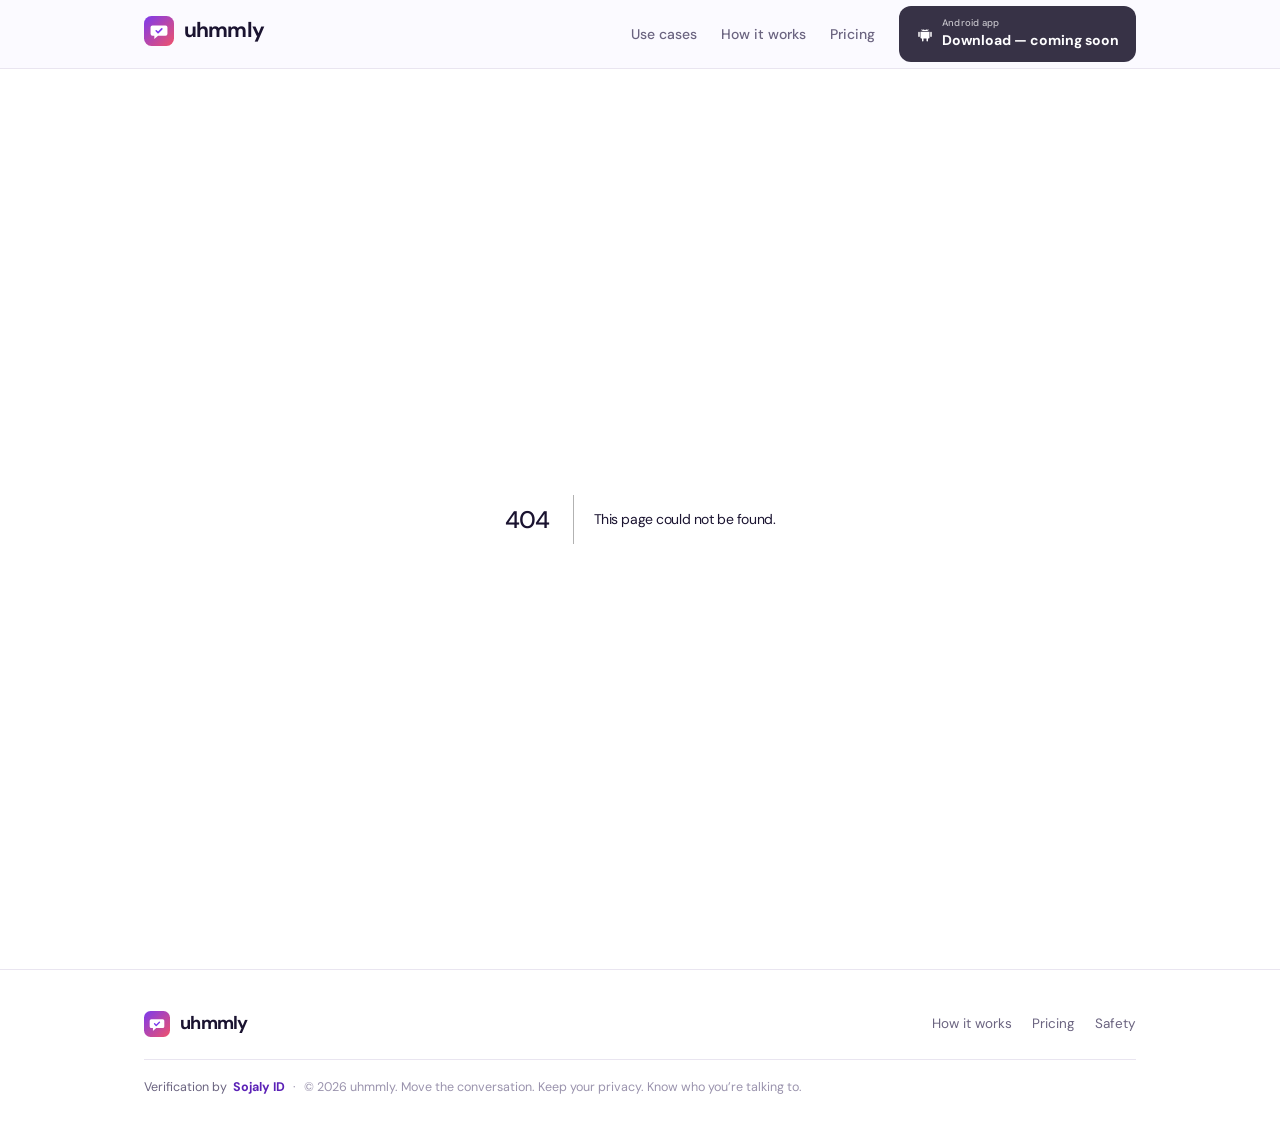
<file: 404/index.html>
<!DOCTYPE html><!--a_bRJy3e_V19_LBgk0n5q--><html lang="en"><head><meta charSet="utf-8"/><meta name="viewport" content="width=device-width, initial-scale=1"/><link rel="stylesheet" href="/_next/static/chunks/39e7166e1216e720.css" data-precedence="next"/><link rel="preload" as="script" fetchPriority="low" href="/_next/static/chunks/54c5e04983232efc.js"/><script src="/_next/static/chunks/391b5727e5bc11ec.js" async=""></script><script src="/_next/static/chunks/1c64b19886203277.js" async=""></script><script src="/_next/static/chunks/a613c6a23ddb4890.js" async=""></script><script src="/_next/static/chunks/turbopack-43d97ed314358dce.js" async=""></script><script src="/_next/static/chunks/1964454f34f3a7ab.js" async=""></script><script src="/_next/static/chunks/beefb697acdd731a.js" async=""></script><link rel="preload" href="https://fonts.googleapis.com/css2?family=DM+Sans:opsz,wght@9..40,400..700&amp;family=IBM+Plex+Mono:wght@400;500;600&amp;display=swap" as="style"/><link rel="preconnect" href="https://fonts.googleapis.com"/><link rel="preconnect" href="https://fonts.gstatic.com" crossorigin=""/><title>404: This page could not be found.</title><meta name="robots" content="noindex"/><meta name="theme-color" content="#7C3AED"/><meta name="color-scheme" content="light"/><title>uhmmly — Talk privately with strangers you met online</title><meta name="description" content="Met someone online? Keep talking privately until you know who they really are — then share your contact. uhmmly lets you continue a conversation with a stranger without giving up your phone number, and see what Sojaly has verified about them: a live human, their age, gender and location."/><meta name="application-name" content="uhmmly"/><link rel="manifest" href="/manifest.json"/><meta name="keywords" content="talk to strangers safely,private messaging,verified strangers,keep number private,continue conversation off app,Sojaly verified,anonymous chat handle,chat without phone number,verify who you are talking to"/><link rel="canonical" href="https://uhmmly.cseco.co.ke/"/><meta property="og:title" content="uhmmly — Talk privately with strangers you met online"/><meta property="og:description" content="Met someone online? Keep talking privately until you know who they really are — then share your contact. uhmmly lets you continue a conversation with a stranger without giving up your phone number, and see what Sojaly has verified about them: a live human, their age, gender and location."/><meta property="og:url" content="https://uhmmly.cseco.co.ke/"/><meta property="og:site_name" content="uhmmly"/><meta property="og:locale" content="en_KE"/><meta property="og:image" content="https://uhmmly.cseco.co.ke/og-image.png"/><meta property="og:image:width" content="1200"/><meta property="og:image:height" content="630"/><meta property="og:image:alt" content="uhmmly — Talk privately with strangers you met online"/><meta property="og:type" content="website"/><meta name="twitter:card" content="summary_large_image"/><meta name="twitter:title" content="uhmmly — Talk privately with strangers you met online"/><meta name="twitter:description" content="Met someone online? Keep talking privately until you know who they really are — then share your contact. uhmmly lets you continue a conversation with a stranger without giving up your phone number, and see what Sojaly has verified about them: a live human, their age, gender and location."/><meta name="twitter:image" content="https://uhmmly.cseco.co.ke/og-image.png"/><link rel="icon" href="/favicon.svg" type="image/svg+xml"/><link rel="icon" href="/favicon.png" type="image/png" sizes="32x32"/><link rel="apple-touch-icon" href="/apple-touch-icon.png"/><link href="https://fonts.googleapis.com/css2?family=DM+Sans:opsz,wght@9..40,400..700&amp;family=IBM+Plex+Mono:wght@400;500;600&amp;display=swap" rel="stylesheet"/><script type="application/ld+json">{"@context":"https://schema.org","@type":"MobileApplication","name":"uhmmly","operatingSystem":"Android","applicationCategory":"SocialNetworkingApplication","description":"Met someone online? Keep talking privately until you know who they really are — then share your contact. uhmmly lets you continue a conversation with a stranger without giving up your phone number, and see what Sojaly has verified about them: a live human, their age, gender and location.","url":"https://uhmmly.cseco.co.ke","offers":[{"@type":"Offer","name":"Free","price":"0","priceCurrency":"KES","description":"One connection, with ads. Verification badges hidden."},{"@type":"Offer","name":"uhmmly Verified","price":"200","priceCurrency":"KES","description":"Unlimited connections, no ads, and see who's verified. Billed monthly."}]}</script><script src="/_next/static/chunks/a6dad97d9634a72d.js" noModule=""></script></head><body><div hidden=""><!--$--><!--/$--></div><header style="position:sticky;top:0;z-index:40;background:rgba(251, 250, 255, 0.85);backdrop-filter:saturate(140%) blur(8px);border-bottom:1px solid var(--color-line)"><div class="container-x" style="display:flex;align-items:center;justify-content:space-between;height:68px"><a aria-label="uhmmly home" href="/"><span class="inline-flex items-center gap-2.5 " aria-label="uhmmly"><svg width="30" height="30" viewBox="0 0 64 64" xmlns="http://www.w3.org/2000/svg" role="img" aria-hidden="true"><defs><linearGradient id="uhmmly-mark-grad" x1="0" y1="0" x2="64" y2="64" gradientUnits="userSpaceOnUse"><stop offset="0" stop-color="#7C3AED"></stop><stop offset="1" stop-color="#F0526B"></stop></linearGradient></defs><rect width="64" height="64" rx="16" fill="url(#uhmmly-mark-grad)"></rect><path d="M18 20h28a4 4 0 0 1 4 4v14a4 4 0 0 1-4 4H30l-8 7v-7h-4a4 4 0 0 1-4-4V24a4 4 0 0 1 4-4Z" fill="#ffffff"></path><path d="M26 31.5l4 4 8-8" fill="none" stroke="#7C3AED" stroke-width="3.4" stroke-linecap="round" stroke-linejoin="round"></path></svg><span class="h-display" style="font-size:21px;color:var(--color-ink);letter-spacing:-0.04em;font-weight:700">uhmmly</span></span></a><nav style="display:flex;align-items:center;gap:24px;font-size:14px"><span class="nav-links"><a href="#use-cases" style="color:var(--color-muted);font-weight:500">Use cases</a><a href="#how" style="color:var(--color-muted);font-weight:500">How it works</a><a href="#pricing" style="color:var(--color-muted);font-weight:500">Pricing</a></span><span class="btn btn-download is-soon" aria-disabled="true" style="padding:9px 16px"><svg width="18" height="18" viewBox="0 0 24 24" fill="#fff" aria-hidden="true"><path d="M6 9v8a1 1 0 0 0 1 1h1v3a1 1 0 0 0 2 0v-3h4v3a1 1 0 0 0 2 0v-3h1a1 1 0 0 0 1-1V9H6Zm-2 0a1 1 0 0 0-1 1v5a1 1 0 0 0 2 0v-5a1 1 0 0 0-1-1Zm16 0a1 1 0 0 0-1 1v5a1 1 0 0 0 2 0v-5a1 1 0 0 0-1-1ZM8.5 7.5 7.3 5.8a.3.3 0 0 1 .5-.35L9 7.1a6 6 0 0 1 6 0l1.2-1.65a.3.3 0 0 1 .5.35L15.5 7.5A5.6 5.6 0 0 1 18 8H6a5.6 5.6 0 0 1 2.5-.5Zm1.2-.6a.7.7 0 1 0 0-1.4.7.7 0 0 0 0 1.4Zm4.6 0a.7.7 0 1 0 0-1.4.7.7 0 0 0 0 1.4Z"></path></svg><span><small>Android app</small><b>Download — coming soon</b></span></span></nav></div></header><main><div style="font-family:system-ui,&quot;Segoe UI&quot;,Roboto,Helvetica,Arial,sans-serif,&quot;Apple Color Emoji&quot;,&quot;Segoe UI Emoji&quot;;height:100vh;text-align:center;display:flex;flex-direction:column;align-items:center;justify-content:center"><div><style>body{color:#000;background:#fff;margin:0}.next-error-h1{border-right:1px solid rgba(0,0,0,.3)}@media (prefers-color-scheme:dark){body{color:#fff;background:#000}.next-error-h1{border-right:1px solid rgba(255,255,255,.3)}}</style><h1 class="next-error-h1" style="display:inline-block;margin:0 20px 0 0;padding:0 23px 0 0;font-size:24px;font-weight:500;vertical-align:top;line-height:49px">404</h1><div style="display:inline-block"><h2 style="font-size:14px;font-weight:400;line-height:49px;margin:0">This page could not be found.</h2></div></div></div><!--$--><!--/$--></main><footer style="background:#fff;border-top:1px solid var(--color-line)"><div class="container-x" style="padding:40px 24px 36px"><div style="display:flex;flex-wrap:wrap;gap:18px;align-items:center;justify-content:space-between"><span class="inline-flex items-center gap-2.5 " aria-label="uhmmly"><svg width="26" height="26" viewBox="0 0 64 64" xmlns="http://www.w3.org/2000/svg" role="img" aria-hidden="true"><defs><linearGradient id="uhmmly-mark-grad" x1="0" y1="0" x2="64" y2="64" gradientUnits="userSpaceOnUse"><stop offset="0" stop-color="#7C3AED"></stop><stop offset="1" stop-color="#F0526B"></stop></linearGradient></defs><rect width="64" height="64" rx="16" fill="url(#uhmmly-mark-grad)"></rect><path d="M18 20h28a4 4 0 0 1 4 4v14a4 4 0 0 1-4 4H30l-8 7v-7h-4a4 4 0 0 1-4-4V24a4 4 0 0 1 4-4Z" fill="#ffffff"></path><path d="M26 31.5l4 4 8-8" fill="none" stroke="#7C3AED" stroke-width="3.4" stroke-linecap="round" stroke-linejoin="round"></path></svg><span class="h-display" style="font-size:18.2px;color:var(--color-ink);letter-spacing:-0.04em;font-weight:700">uhmmly</span></span><nav style="display:flex;flex-wrap:wrap;gap:20px;font-size:13.5px;color:var(--color-muted)"><a href="#how">How it works</a><a href="#pricing">Pricing</a><a href="#privacy-panel">Safety</a></nav></div><div style="margin-top:22px;padding-top:18px;border-top:1px solid var(--color-line);font-size:12.5px;color:var(--color-faint);display:flex;flex-wrap:wrap;gap:8px;align-items:center"><span style="display:inline-flex;align-items:center;gap:6px;color:var(--color-muted)">Verification by<!-- --> <b style="color:var(--color-iris-deep)">Sojaly ID</b></span><span aria-hidden="true">·</span><span>© <!-- -->2026<!-- --> uhmmly. Move the conversation. Keep your privacy. Know who you’re talking to.</span></div></div></footer><script src="/_next/static/chunks/54c5e04983232efc.js" id="_R_" async=""></script><script>(self.__next_f=self.__next_f||[]).push([0])</script><script>self.__next_f.push([1,"1:\"$Sreact.fragment\"\n2:I[74426,[\"/_next/static/chunks/1964454f34f3a7ab.js\",\"/_next/static/chunks/beefb697acdd731a.js\"],\"\"]\n9:I[60374,[\"/_next/static/chunks/1964454f34f3a7ab.js\",\"/_next/static/chunks/beefb697acdd731a.js\"],\"default\"]\n:HL[\"/_next/static/chunks/39e7166e1216e720.css\",\"style\"]\n:HL[\"https://fonts.googleapis.com/css2?family=DM+Sans:opsz,wght@9..40,400..700\u0026family=IBM+Plex+Mono:wght@400;500;600\u0026display=swap\",\"style\"]\n"])</script><script>self.__next_f.push([1,"0:{\"P\":null,\"b\":\"a_bRJy3e-V19_LBgk0n5q\",\"c\":[\"\",\"_not-found\",\"\"],\"q\":\"\",\"i\":false,\"f\":[[[\"\",{\"children\":[\"/_not-found\",{\"children\":[\"__PAGE__\",{}]}]},\"$undefined\",\"$undefined\",true],[[\"$\",\"$1\",\"c\",{\"children\":[[[\"$\",\"link\",\"0\",{\"rel\":\"stylesheet\",\"href\":\"/_next/static/chunks/39e7166e1216e720.css\",\"precedence\":\"next\",\"crossOrigin\":\"$undefined\",\"nonce\":\"$undefined\"}],[\"$\",\"script\",\"script-0\",{\"src\":\"/_next/static/chunks/1964454f34f3a7ab.js\",\"async\":true,\"nonce\":\"$undefined\"}],[\"$\",\"script\",\"script-1\",{\"src\":\"/_next/static/chunks/beefb697acdd731a.js\",\"async\":true,\"nonce\":\"$undefined\"}]],[\"$\",\"html\",null,{\"lang\":\"en\",\"children\":[[\"$\",\"head\",null,{\"children\":[[\"$\",\"link\",null,{\"rel\":\"preconnect\",\"href\":\"https://fonts.googleapis.com\"}],[\"$\",\"link\",null,{\"rel\":\"preconnect\",\"href\":\"https://fonts.gstatic.com\",\"crossOrigin\":\"\"}],[\"$\",\"link\",null,{\"href\":\"https://fonts.googleapis.com/css2?family=DM+Sans:opsz,wght@9..40,400..700\u0026family=IBM+Plex+Mono:wght@400;500;600\u0026display=swap\",\"rel\":\"stylesheet\"}],[\"$\",\"script\",null,{\"type\":\"application/ld+json\",\"dangerouslySetInnerHTML\":{\"__html\":\"{\\\"@context\\\":\\\"https://schema.org\\\",\\\"@type\\\":\\\"MobileApplication\\\",\\\"name\\\":\\\"uhmmly\\\",\\\"operatingSystem\\\":\\\"Android\\\",\\\"applicationCategory\\\":\\\"SocialNetworkingApplication\\\",\\\"description\\\":\\\"Met someone online? Keep talking privately until you know who they really are — then share your contact. uhmmly lets you continue a conversation with a stranger without giving up your phone number, and see what Sojaly has verified about them: a live human, their age, gender and location.\\\",\\\"url\\\":\\\"https://uhmmly.cseco.co.ke\\\",\\\"offers\\\":[{\\\"@type\\\":\\\"Offer\\\",\\\"name\\\":\\\"Free\\\",\\\"price\\\":\\\"0\\\",\\\"priceCurrency\\\":\\\"KES\\\",\\\"description\\\":\\\"One connection, with ads. Verification badges hidden.\\\"},{\\\"@type\\\":\\\"Offer\\\",\\\"name\\\":\\\"uhmmly Verified\\\",\\\"price\\\":\\\"200\\\",\\\"priceCurrency\\\":\\\"KES\\\",\\\"description\\\":\\\"Unlimited connections, no ads, and see who's verified. Billed monthly.\\\"}]}\"}}]]}],[\"$\",\"body\",null,{\"children\":[[\"$\",\"header\",null,{\"style\":{\"position\":\"sticky\",\"top\":0,\"zIndex\":40,\"background\":\"rgba(251, 250, 255, 0.85)\",\"backdropFilter\":\"saturate(140%) blur(8px)\",\"borderBottom\":\"1px solid var(--color-line)\"},\"children\":[\"$\",\"div\",null,{\"className\":\"container-x\",\"style\":{\"display\":\"flex\",\"alignItems\":\"center\",\"justifyContent\":\"space-between\",\"height\":68},\"children\":[[\"$\",\"$L2\",null,{\"href\":\"/\",\"aria-label\":\"uhmmly home\",\"children\":[\"$\",\"span\",null,{\"className\":\"inline-flex items-center gap-2.5 \",\"aria-label\":\"uhmmly\",\"children\":[[\"$\",\"svg\",null,{\"width\":30,\"height\":30,\"viewBox\":\"0 0 64 64\",\"xmlns\":\"http://www.w3.org/2000/svg\",\"role\":\"img\",\"aria-hidden\":\"true\",\"children\":[[\"$\",\"defs\",null,{\"children\":[\"$\",\"linearGradient\",null,{\"id\":\"uhmmly-mark-grad\",\"x1\":\"0\",\"y1\":\"0\",\"x2\":\"64\",\"y2\":\"64\",\"gradientUnits\":\"userSpaceOnUse\",\"children\":[[\"$\",\"stop\",null,{\"offset\":\"0\",\"stopColor\":\"#7C3AED\"}],[\"$\",\"stop\",null,{\"offset\":\"1\",\"stopColor\":\"#F0526B\"}]]}]}],[\"$\",\"rect\",null,{\"width\":\"64\",\"height\":\"64\",\"rx\":\"16\",\"fill\":\"url(#uhmmly-mark-grad)\"}],[\"$\",\"path\",null,{\"d\":\"M18 20h28a4 4 0 0 1 4 4v14a4 4 0 0 1-4 4H30l-8 7v-7h-4a4 4 0 0 1-4-4V24a4 4 0 0 1 4-4Z\",\"fill\":\"#ffffff\"}],[\"$\",\"path\",null,{\"d\":\"M26 31.5l4 4 8-8\",\"fill\":\"none\",\"stroke\":\"#7C3AED\",\"strokeWidth\":\"3.4\",\"strokeLinecap\":\"round\",\"strokeLinejoin\":\"round\"}]]}],[\"$\",\"span\",null,{\"className\":\"h-display\",\"style\":{\"fontSize\":21,\"color\":\"var(--color-ink)\",\"letterSpacing\":\"-0.04em\",\"fontWeight\":700},\"children\":\"uhmmly\"}]]}]}],[\"$\",\"nav\",null,{\"style\":{\"display\":\"flex\",\"alignItems\":\"center\",\"gap\":24,\"fontSize\":14},\"children\":[[\"$\",\"span\",null,{\"className\":\"nav-links\",\"children\":[[\"$\",\"a\",\"#use-cases\",{\"href\":\"#use-cases\",\"style\":{\"color\":\"var(--color-muted)\",\"fontWeight\":500},\"children\":\"Use cases\"}],[\"$\",\"a\",\"#how\",{\"href\":\"#how\",\"style\":{\"color\":\"var(--color-muted)\",\"fontWeight\":500},\"children\":\"How it works\"}],[\"$\",\"a\",\"#pricing\",{\"href\":\"#pricing\",\"style\":{\"color\":\"var(--color-muted)\",\"fontWeight\":500},\"children\":\"Pricing\"}]]}],[\"$\",\"span\",null,{\"className\":\"btn btn-download is-soon\",\"aria-disabled\":\"true\",\"style\":{\"padding\":\"9px 16px\"},\"children\":[[\"$\",\"svg\",null,{\"width\":\"18\",\"height\":\"18\",\"viewBox\":\"0 0 24 24\",\"fill\":\"#fff\",\"aria-hidden\":\"true\",\"children\":[\"$\",\"path\",null,{\"d\":\"M6 9v8a1 1 0 0 0 1 1h1v3a1 1 0 0 0 2 0v-3h4v3a1 1 0 0 0 2 0v-3h1a1 1 0 0 0 1-1V9H6Zm-2 0a1 1 0 0 0-1 1v5a1 1 0 0 0 2 0v-5a1 1 0 0 0-1-1Zm16 0a1 1 0 0 0-1 1v5a1 1 0 0 0 2 0v-5a1 1 0 0 0-1-1ZM8.5 7.5 7.3 5.8a.3.3 0 0 1 .5-.35L9 7.1a6 6 0 0 1 6 0l1.2-1.65a.3.3 0 0 1 .5.35L15.5 7.5A5.6 5.6 0 0 1 18 8H6a5.6 5.6 0 0 1 2.5-.5Zm1.2-.6a.7.7 0 1 0 0-1.4.7.7 0 0 0 0 1.4Zm4.6 0a.7.7 0 1 0 0-1.4.7.7 0 0 0 0 1.4Z\"}]}],\"$L3\"]}]]}]]}]}],\"$L4\",\"$L5\"]}]]}]]}],{\"children\":[\"$L6\",{\"children\":[\"$L7\",{},null,false,false]},null,false,false]},null,false,false],\"$L8\",false]],\"m\":\"$undefined\",\"G\":[\"$9\",\"$undefined\"],\"S\":true}\n"])</script><script>self.__next_f.push([1,"a:I[92322,[\"/_next/static/chunks/1964454f34f3a7ab.js\",\"/_next/static/chunks/beefb697acdd731a.js\"],\"default\"]\nb:I[81409,[\"/_next/static/chunks/1964454f34f3a7ab.js\",\"/_next/static/chunks/beefb697acdd731a.js\"],\"default\"]\nc:I[19091,[\"/_next/static/chunks/1964454f34f3a7ab.js\",\"/_next/static/chunks/beefb697acdd731a.js\"],\"OutletBoundary\"]\nd:\"$Sreact.suspense\"\nf:I[19091,[\"/_next/static/chunks/1964454f34f3a7ab.js\",\"/_next/static/chunks/beefb697acdd731a.js\"],\"ViewportBoundary\"]\n11:I[19091,[\"/_next/static/chunks/1964454f34f3a7ab.js\",\"/_next/static/chunks/beefb697acdd731a.js\"],\"MetadataBoundary\"]\n3:[\"$\",\"span\",null,{\"children\":[[\"$\",\"small\",null,{\"children\":\"Android app\"}],[\"$\",\"b\",null,{\"children\":\"Download — coming soon\"}]]}]\n"])</script><script>self.__next_f.push([1,"4:[\"$\",\"main\",null,{\"children\":[\"$\",\"$La\",null,{\"parallelRouterKey\":\"children\",\"error\":\"$undefined\",\"errorStyles\":\"$undefined\",\"errorScripts\":\"$undefined\",\"template\":[\"$\",\"$Lb\",null,{}],\"templateStyles\":\"$undefined\",\"templateScripts\":\"$undefined\",\"notFound\":[[[\"$\",\"title\",null,{\"children\":\"404: This page could not be found.\"}],[\"$\",\"div\",null,{\"style\":{\"fontFamily\":\"system-ui,\\\"Segoe UI\\\",Roboto,Helvetica,Arial,sans-serif,\\\"Apple Color Emoji\\\",\\\"Segoe UI Emoji\\\"\",\"height\":\"100vh\",\"textAlign\":\"center\",\"display\":\"flex\",\"flexDirection\":\"column\",\"alignItems\":\"center\",\"justifyContent\":\"center\"},\"children\":[\"$\",\"div\",null,{\"children\":[[\"$\",\"style\",null,{\"dangerouslySetInnerHTML\":{\"__html\":\"body{color:#000;background:#fff;margin:0}.next-error-h1{border-right:1px solid rgba(0,0,0,.3)}@media (prefers-color-scheme:dark){body{color:#fff;background:#000}.next-error-h1{border-right:1px solid rgba(255,255,255,.3)}}\"}}],[\"$\",\"h1\",null,{\"className\":\"next-error-h1\",\"style\":{\"display\":\"inline-block\",\"margin\":\"0 20px 0 0\",\"padding\":\"0 23px 0 0\",\"fontSize\":24,\"fontWeight\":500,\"verticalAlign\":\"top\",\"lineHeight\":\"49px\"},\"children\":404}],[\"$\",\"div\",null,{\"style\":{\"display\":\"inline-block\"},\"children\":[\"$\",\"h2\",null,{\"style\":{\"fontSize\":14,\"fontWeight\":400,\"lineHeight\":\"49px\",\"margin\":0},\"children\":\"This page could not be found.\"}]}]]}]}]],[]],\"forbidden\":\"$undefined\",\"unauthorized\":\"$undefined\"}]}]\n"])</script><script>self.__next_f.push([1,"5:[\"$\",\"footer\",null,{\"style\":{\"background\":\"#fff\",\"borderTop\":\"1px solid var(--color-line)\"},\"children\":[\"$\",\"div\",null,{\"className\":\"container-x\",\"style\":{\"padding\":\"40px 24px 36px\"},\"children\":[[\"$\",\"div\",null,{\"style\":{\"display\":\"flex\",\"flexWrap\":\"wrap\",\"gap\":18,\"alignItems\":\"center\",\"justifyContent\":\"space-between\"},\"children\":[[\"$\",\"span\",null,{\"className\":\"inline-flex items-center gap-2.5 \",\"aria-label\":\"uhmmly\",\"children\":[[\"$\",\"svg\",null,{\"width\":26,\"height\":26,\"viewBox\":\"0 0 64 64\",\"xmlns\":\"http://www.w3.org/2000/svg\",\"role\":\"img\",\"aria-hidden\":\"true\",\"children\":[[\"$\",\"defs\",null,{\"children\":[\"$\",\"linearGradient\",null,{\"id\":\"uhmmly-mark-grad\",\"x1\":\"0\",\"y1\":\"0\",\"x2\":\"64\",\"y2\":\"64\",\"gradientUnits\":\"userSpaceOnUse\",\"children\":[[\"$\",\"stop\",null,{\"offset\":\"0\",\"stopColor\":\"#7C3AED\"}],[\"$\",\"stop\",null,{\"offset\":\"1\",\"stopColor\":\"#F0526B\"}]]}]}],[\"$\",\"rect\",null,{\"width\":\"64\",\"height\":\"64\",\"rx\":\"16\",\"fill\":\"url(#uhmmly-mark-grad)\"}],[\"$\",\"path\",null,{\"d\":\"M18 20h28a4 4 0 0 1 4 4v14a4 4 0 0 1-4 4H30l-8 7v-7h-4a4 4 0 0 1-4-4V24a4 4 0 0 1 4-4Z\",\"fill\":\"#ffffff\"}],[\"$\",\"path\",null,{\"d\":\"M26 31.5l4 4 8-8\",\"fill\":\"none\",\"stroke\":\"#7C3AED\",\"strokeWidth\":\"3.4\",\"strokeLinecap\":\"round\",\"strokeLinejoin\":\"round\"}]]}],[\"$\",\"span\",null,{\"className\":\"h-display\",\"style\":{\"fontSize\":18.2,\"color\":\"var(--color-ink)\",\"letterSpacing\":\"-0.04em\",\"fontWeight\":700},\"children\":\"uhmmly\"}]]}],[\"$\",\"nav\",null,{\"style\":{\"display\":\"flex\",\"flexWrap\":\"wrap\",\"gap\":20,\"fontSize\":13.5,\"color\":\"var(--color-muted)\"},\"children\":[[\"$\",\"a\",null,{\"href\":\"#how\",\"children\":\"How it works\"}],[\"$\",\"a\",null,{\"href\":\"#pricing\",\"children\":\"Pricing\"}],[\"$\",\"a\",null,{\"href\":\"#privacy-panel\",\"children\":\"Safety\"}]]}]]}],[\"$\",\"div\",null,{\"style\":{\"marginTop\":22,\"paddingTop\":18,\"borderTop\":\"1px solid var(--color-line)\",\"fontSize\":12.5,\"color\":\"var(--color-faint)\",\"display\":\"flex\",\"flexWrap\":\"wrap\",\"gap\":8,\"alignItems\":\"center\"},\"children\":[[\"$\",\"span\",null,{\"style\":{\"display\":\"inline-flex\",\"alignItems\":\"center\",\"gap\":6,\"color\":\"var(--color-muted)\"},\"children\":[\"Verification by\",\" \",[\"$\",\"b\",null,{\"style\":{\"color\":\"var(--color-iris-deep)\"},\"children\":\"Sojaly ID\"}]]}],[\"$\",\"span\",null,{\"aria-hidden\":true,\"children\":\"·\"}],[\"$\",\"span\",null,{\"children\":[\"© \",2026,\" uhmmly. Move the conversation. Keep your privacy. Know who you’re talking to.\"]}]]}]]}]}]\n"])</script><script>self.__next_f.push([1,"6:[\"$\",\"$1\",\"c\",{\"children\":[null,[\"$\",\"$La\",null,{\"parallelRouterKey\":\"children\",\"error\":\"$undefined\",\"errorStyles\":\"$undefined\",\"errorScripts\":\"$undefined\",\"template\":[\"$\",\"$Lb\",null,{}],\"templateStyles\":\"$undefined\",\"templateScripts\":\"$undefined\",\"notFound\":\"$undefined\",\"forbidden\":\"$undefined\",\"unauthorized\":\"$undefined\"}]]}]\n7:[\"$\",\"$1\",\"c\",{\"children\":[[[\"$\",\"title\",null,{\"children\":\"404: This page could not be found.\"}],[\"$\",\"div\",null,{\"style\":\"$4:props:children:props:notFound:0:1:props:style\",\"children\":[\"$\",\"div\",null,{\"children\":[[\"$\",\"style\",null,{\"dangerouslySetInnerHTML\":{\"__html\":\"body{color:#000;background:#fff;margin:0}.next-error-h1{border-right:1px solid rgba(0,0,0,.3)}@media (prefers-color-scheme:dark){body{color:#fff;background:#000}.next-error-h1{border-right:1px solid rgba(255,255,255,.3)}}\"}}],[\"$\",\"h1\",null,{\"className\":\"next-error-h1\",\"style\":\"$4:props:children:props:notFound:0:1:props:children:props:children:1:props:style\",\"children\":404}],[\"$\",\"div\",null,{\"style\":\"$4:props:children:props:notFound:0:1:props:children:props:children:2:props:style\",\"children\":[\"$\",\"h2\",null,{\"style\":\"$4:props:children:props:notFound:0:1:props:children:props:children:2:props:children:props:style\",\"children\":\"This page could not be found.\"}]}]]}]}]],null,[\"$\",\"$Lc\",null,{\"children\":[\"$\",\"$d\",null,{\"name\":\"Next.MetadataOutlet\",\"children\":\"$@e\"}]}]]}]\n8:[\"$\",\"$1\",\"h\",{\"children\":[[\"$\",\"meta\",null,{\"name\":\"robots\",\"content\":\"noindex\"}],[\"$\",\"$Lf\",null,{\"children\":\"$@10\"}],[\"$\",\"div\",null,{\"hidden\":true,\"children\":[\"$\",\"$L11\",null,{\"children\":[\"$\",\"$d\",null,{\"name\":\"Next.Metadata\",\"children\":\"$@12\"}]}]}],null]}]\n"])</script><script>self.__next_f.push([1,"10:[[\"$\",\"meta\",\"0\",{\"charSet\":\"utf-8\"}],[\"$\",\"meta\",\"1\",{\"name\":\"viewport\",\"content\":\"width=device-width, initial-scale=1\"}],[\"$\",\"meta\",\"2\",{\"name\":\"theme-color\",\"content\":\"#7C3AED\"}],[\"$\",\"meta\",\"3\",{\"name\":\"color-scheme\",\"content\":\"light\"}]]\n"])</script><script>self.__next_f.push([1,"13:I[51042,[\"/_next/static/chunks/1964454f34f3a7ab.js\",\"/_next/static/chunks/beefb697acdd731a.js\"],\"IconMark\"]\n"])</script><script>self.__next_f.push([1,"12:[[\"$\",\"title\",\"0\",{\"children\":\"uhmmly — Talk privately with strangers you met online\"}],[\"$\",\"meta\",\"1\",{\"name\":\"description\",\"content\":\"Met someone online? Keep talking privately until you know who they really are — then share your contact. uhmmly lets you continue a conversation with a stranger without giving up your phone number, and see what Sojaly has verified about them: a live human, their age, gender and location.\"}],[\"$\",\"meta\",\"2\",{\"name\":\"application-name\",\"content\":\"uhmmly\"}],[\"$\",\"link\",\"3\",{\"rel\":\"manifest\",\"href\":\"/manifest.json\",\"crossOrigin\":\"$undefined\"}],[\"$\",\"meta\",\"4\",{\"name\":\"keywords\",\"content\":\"talk to strangers safely,private messaging,verified strangers,keep number private,continue conversation off app,Sojaly verified,anonymous chat handle,chat without phone number,verify who you are talking to\"}],[\"$\",\"link\",\"5\",{\"rel\":\"canonical\",\"href\":\"https://uhmmly.cseco.co.ke/\"}],[\"$\",\"meta\",\"6\",{\"property\":\"og:title\",\"content\":\"uhmmly — Talk privately with strangers you met online\"}],[\"$\",\"meta\",\"7\",{\"property\":\"og:description\",\"content\":\"Met someone online? Keep talking privately until you know who they really are — then share your contact. uhmmly lets you continue a conversation with a stranger without giving up your phone number, and see what Sojaly has verified about them: a live human, their age, gender and location.\"}],[\"$\",\"meta\",\"8\",{\"property\":\"og:url\",\"content\":\"https://uhmmly.cseco.co.ke/\"}],[\"$\",\"meta\",\"9\",{\"property\":\"og:site_name\",\"content\":\"uhmmly\"}],[\"$\",\"meta\",\"10\",{\"property\":\"og:locale\",\"content\":\"en_KE\"}],[\"$\",\"meta\",\"11\",{\"property\":\"og:image\",\"content\":\"https://uhmmly.cseco.co.ke/og-image.png\"}],[\"$\",\"meta\",\"12\",{\"property\":\"og:image:width\",\"content\":\"1200\"}],[\"$\",\"meta\",\"13\",{\"property\":\"og:image:height\",\"content\":\"630\"}],[\"$\",\"meta\",\"14\",{\"property\":\"og:image:alt\",\"content\":\"uhmmly — Talk privately with strangers you met online\"}],[\"$\",\"meta\",\"15\",{\"property\":\"og:type\",\"content\":\"website\"}],[\"$\",\"meta\",\"16\",{\"name\":\"twitter:card\",\"content\":\"summary_large_image\"}],[\"$\",\"meta\",\"17\",{\"name\":\"twitter:title\",\"content\":\"uhmmly — Talk privately with strangers you met online\"}],[\"$\",\"meta\",\"18\",{\"name\":\"twitter:description\",\"content\":\"Met someone online? Keep talking privately until you know who they really are — then share your contact. uhmmly lets you continue a conversation with a stranger without giving up your phone number, and see what Sojaly has verified about them: a live human, their age, gender and location.\"}],[\"$\",\"meta\",\"19\",{\"name\":\"twitter:image\",\"content\":\"https://uhmmly.cseco.co.ke/og-image.png\"}],[\"$\",\"link\",\"20\",{\"rel\":\"icon\",\"href\":\"/favicon.svg\",\"type\":\"image/svg+xml\"}],[\"$\",\"link\",\"21\",{\"rel\":\"icon\",\"href\":\"/favicon.png\",\"type\":\"image/png\",\"sizes\":\"32x32\"}],[\"$\",\"link\",\"22\",{\"rel\":\"apple-touch-icon\",\"href\":\"/apple-touch-icon.png\"}],[\"$\",\"$L13\",\"23\",{}]]\n"])</script><script>self.__next_f.push([1,"e:null\n"])</script></body></html>
</file>
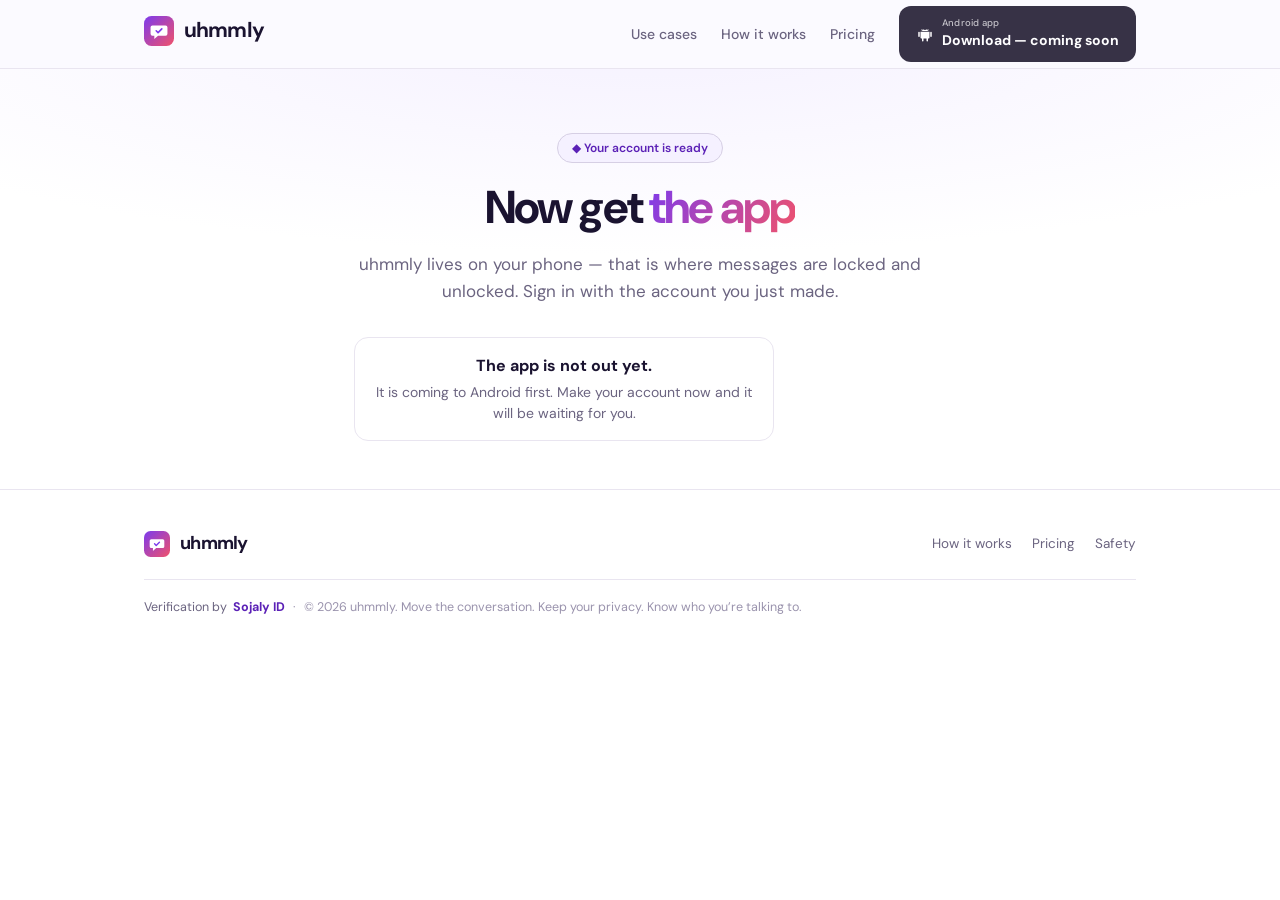
<file: get/index.html>
<!DOCTYPE html><!--a_bRJy3e_V19_LBgk0n5q--><html lang="en"><head><meta charSet="utf-8"/><meta name="viewport" content="width=device-width, initial-scale=1"/><link rel="stylesheet" href="/_next/static/chunks/39e7166e1216e720.css" data-precedence="next"/><link rel="preload" as="script" fetchPriority="low" href="/_next/static/chunks/54c5e04983232efc.js"/><script src="/_next/static/chunks/391b5727e5bc11ec.js" async=""></script><script src="/_next/static/chunks/1c64b19886203277.js" async=""></script><script src="/_next/static/chunks/a613c6a23ddb4890.js" async=""></script><script src="/_next/static/chunks/turbopack-43d97ed314358dce.js" async=""></script><script src="/_next/static/chunks/1964454f34f3a7ab.js" async=""></script><script src="/_next/static/chunks/6c33792a57a66467.js" async=""></script><script src="/_next/static/chunks/beefb697acdd731a.js" async=""></script><script src="/_next/static/chunks/905a11cd53110667.js" async=""></script><link rel="preload" href="https://fonts.googleapis.com/css2?family=DM+Sans:opsz,wght@9..40,400..700&amp;family=IBM+Plex+Mono:wght@400;500;600&amp;display=swap" as="style"/><link rel="preconnect" href="https://fonts.googleapis.com"/><link rel="preconnect" href="https://fonts.gstatic.com" crossorigin=""/><meta name="theme-color" content="#7C3AED"/><meta name="color-scheme" content="light"/><title>Get the app · uhmmly</title><meta name="description" content="Download uhmmly for Android."/><meta name="application-name" content="uhmmly"/><link rel="manifest" href="/manifest.json"/><meta name="keywords" content="talk to strangers safely,private messaging,verified strangers,keep number private,continue conversation off app,Sojaly verified,anonymous chat handle,chat without phone number,verify who you are talking to"/><link rel="canonical" href="https://uhmmly.cseco.co.ke/get/"/><meta property="og:title" content="Get uhmmly"/><meta property="og:description" content="Download uhmmly for Android."/><meta property="og:url" content="https://uhmmly.cseco.co.ke/get/"/><meta property="og:image" content="https://uhmmly.cseco.co.ke/og-image.png"/><meta property="og:image:width" content="1200"/><meta property="og:image:height" content="630"/><meta property="og:image:alt" content="Talk privately with strangers you met online"/><meta property="og:type" content="website"/><meta name="twitter:card" content="summary_large_image"/><meta name="twitter:title" content="uhmmly — Talk privately with strangers you met online"/><meta name="twitter:description" content="Met someone online? Keep talking privately until you know who they really are — then share your contact. uhmmly lets you continue a conversation with a stranger without giving up your phone number, and see what Sojaly has verified about them: a live human, their age, gender and location."/><meta name="twitter:image" content="https://uhmmly.cseco.co.ke/og-image.png"/><link rel="icon" href="/favicon.svg" type="image/svg+xml"/><link rel="icon" href="/favicon.png" type="image/png" sizes="32x32"/><link rel="apple-touch-icon" href="/apple-touch-icon.png"/><link href="https://fonts.googleapis.com/css2?family=DM+Sans:opsz,wght@9..40,400..700&amp;family=IBM+Plex+Mono:wght@400;500;600&amp;display=swap" rel="stylesheet"/><script type="application/ld+json">{"@context":"https://schema.org","@type":"MobileApplication","name":"uhmmly","operatingSystem":"Android","applicationCategory":"SocialNetworkingApplication","description":"Met someone online? Keep talking privately until you know who they really are — then share your contact. uhmmly lets you continue a conversation with a stranger without giving up your phone number, and see what Sojaly has verified about them: a live human, their age, gender and location.","url":"https://uhmmly.cseco.co.ke","offers":[{"@type":"Offer","name":"Free","price":"0","priceCurrency":"KES","description":"One connection, with ads. Verification badges hidden."},{"@type":"Offer","name":"uhmmly Verified","price":"200","priceCurrency":"KES","description":"Unlimited connections, no ads, and see who's verified. Billed monthly."}]}</script><script src="/_next/static/chunks/a6dad97d9634a72d.js" noModule=""></script></head><body><div hidden=""><!--$--><!--/$--></div><header style="position:sticky;top:0;z-index:40;background:rgba(251, 250, 255, 0.85);backdrop-filter:saturate(140%) blur(8px);border-bottom:1px solid var(--color-line)"><div class="container-x" style="display:flex;align-items:center;justify-content:space-between;height:68px"><a aria-label="uhmmly home" href="/"><span class="inline-flex items-center gap-2.5 " aria-label="uhmmly"><svg width="30" height="30" viewBox="0 0 64 64" xmlns="http://www.w3.org/2000/svg" role="img" aria-hidden="true"><defs><linearGradient id="uhmmly-mark-grad" x1="0" y1="0" x2="64" y2="64" gradientUnits="userSpaceOnUse"><stop offset="0" stop-color="#7C3AED"></stop><stop offset="1" stop-color="#F0526B"></stop></linearGradient></defs><rect width="64" height="64" rx="16" fill="url(#uhmmly-mark-grad)"></rect><path d="M18 20h28a4 4 0 0 1 4 4v14a4 4 0 0 1-4 4H30l-8 7v-7h-4a4 4 0 0 1-4-4V24a4 4 0 0 1 4-4Z" fill="#ffffff"></path><path d="M26 31.5l4 4 8-8" fill="none" stroke="#7C3AED" stroke-width="3.4" stroke-linecap="round" stroke-linejoin="round"></path></svg><span class="h-display" style="font-size:21px;color:var(--color-ink);letter-spacing:-0.04em;font-weight:700">uhmmly</span></span></a><nav style="display:flex;align-items:center;gap:24px;font-size:14px"><span class="nav-links"><a href="#use-cases" style="color:var(--color-muted);font-weight:500">Use cases</a><a href="#how" style="color:var(--color-muted);font-weight:500">How it works</a><a href="#pricing" style="color:var(--color-muted);font-weight:500">Pricing</a></span><span class="btn btn-download is-soon" aria-disabled="true" style="padding:9px 16px"><svg width="18" height="18" viewBox="0 0 24 24" fill="#fff" aria-hidden="true"><path d="M6 9v8a1 1 0 0 0 1 1h1v3a1 1 0 0 0 2 0v-3h4v3a1 1 0 0 0 2 0v-3h1a1 1 0 0 0 1-1V9H6Zm-2 0a1 1 0 0 0-1 1v5a1 1 0 0 0 2 0v-5a1 1 0 0 0-1-1Zm16 0a1 1 0 0 0-1 1v5a1 1 0 0 0 2 0v-5a1 1 0 0 0-1-1ZM8.5 7.5 7.3 5.8a.3.3 0 0 1 .5-.35L9 7.1a6 6 0 0 1 6 0l1.2-1.65a.3.3 0 0 1 .5.35L15.5 7.5A5.6 5.6 0 0 1 18 8H6a5.6 5.6 0 0 1 2.5-.5Zm1.2-.6a.7.7 0 1 0 0-1.4.7.7 0 0 0 0 1.4Zm4.6 0a.7.7 0 1 0 0-1.4.7.7 0 0 0 0 1.4Z"></path></svg><span><small>Android app</small><b>Download — coming soon</b></span></span></nav></div></header><main><section class="hero"><div class="container-x" style="max-width:620px"><span class="eyebrow">◆ Your account is ready</span><h1>Now get <em>the app</em></h1><p class="sub">uhmmly lives on your phone — that is where messages are locked and unlocked. Sign in with the account you just made.</p><div style="margin-top:32px"><p class="freeline">Looking for the latest build…</p></div></div></section><!--$--><!--/$--></main><footer style="background:#fff;border-top:1px solid var(--color-line)"><div class="container-x" style="padding:40px 24px 36px"><div style="display:flex;flex-wrap:wrap;gap:18px;align-items:center;justify-content:space-between"><span class="inline-flex items-center gap-2.5 " aria-label="uhmmly"><svg width="26" height="26" viewBox="0 0 64 64" xmlns="http://www.w3.org/2000/svg" role="img" aria-hidden="true"><defs><linearGradient id="uhmmly-mark-grad" x1="0" y1="0" x2="64" y2="64" gradientUnits="userSpaceOnUse"><stop offset="0" stop-color="#7C3AED"></stop><stop offset="1" stop-color="#F0526B"></stop></linearGradient></defs><rect width="64" height="64" rx="16" fill="url(#uhmmly-mark-grad)"></rect><path d="M18 20h28a4 4 0 0 1 4 4v14a4 4 0 0 1-4 4H30l-8 7v-7h-4a4 4 0 0 1-4-4V24a4 4 0 0 1 4-4Z" fill="#ffffff"></path><path d="M26 31.5l4 4 8-8" fill="none" stroke="#7C3AED" stroke-width="3.4" stroke-linecap="round" stroke-linejoin="round"></path></svg><span class="h-display" style="font-size:18.2px;color:var(--color-ink);letter-spacing:-0.04em;font-weight:700">uhmmly</span></span><nav style="display:flex;flex-wrap:wrap;gap:20px;font-size:13.5px;color:var(--color-muted)"><a href="#how">How it works</a><a href="#pricing">Pricing</a><a href="#privacy-panel">Safety</a></nav></div><div style="margin-top:22px;padding-top:18px;border-top:1px solid var(--color-line);font-size:12.5px;color:var(--color-faint);display:flex;flex-wrap:wrap;gap:8px;align-items:center"><span style="display:inline-flex;align-items:center;gap:6px;color:var(--color-muted)">Verification by<!-- --> <b style="color:var(--color-iris-deep)">Sojaly ID</b></span><span aria-hidden="true">·</span><span>© <!-- -->2026<!-- --> uhmmly. Move the conversation. Keep your privacy. Know who you’re talking to.</span></div></div></footer><script src="/_next/static/chunks/54c5e04983232efc.js" id="_R_" async=""></script><script>(self.__next_f=self.__next_f||[]).push([0])</script><script>self.__next_f.push([1,"1:\"$Sreact.fragment\"\n2:I[74426,[\"/_next/static/chunks/1964454f34f3a7ab.js\"],\"\"]\n9:I[60374,[\"/_next/static/chunks/6c33792a57a66467.js\",\"/_next/static/chunks/beefb697acdd731a.js\"],\"default\"]\n:HL[\"/_next/static/chunks/39e7166e1216e720.css\",\"style\"]\n:HL[\"https://fonts.googleapis.com/css2?family=DM+Sans:opsz,wght@9..40,400..700\u0026family=IBM+Plex+Mono:wght@400;500;600\u0026display=swap\",\"style\"]\n"])</script><script>self.__next_f.push([1,"0:{\"P\":null,\"b\":\"a_bRJy3e-V19_LBgk0n5q\",\"c\":[\"\",\"get\",\"\"],\"q\":\"\",\"i\":false,\"f\":[[[\"\",{\"children\":[\"get\",{\"children\":[\"__PAGE__\",{}]}]},\"$undefined\",\"$undefined\",true],[[\"$\",\"$1\",\"c\",{\"children\":[[[\"$\",\"link\",\"0\",{\"rel\":\"stylesheet\",\"href\":\"/_next/static/chunks/39e7166e1216e720.css\",\"precedence\":\"next\",\"crossOrigin\":\"$undefined\",\"nonce\":\"$undefined\"}],[\"$\",\"script\",\"script-0\",{\"src\":\"/_next/static/chunks/1964454f34f3a7ab.js\",\"async\":true,\"nonce\":\"$undefined\"}]],[\"$\",\"html\",null,{\"lang\":\"en\",\"children\":[[\"$\",\"head\",null,{\"children\":[[\"$\",\"link\",null,{\"rel\":\"preconnect\",\"href\":\"https://fonts.googleapis.com\"}],[\"$\",\"link\",null,{\"rel\":\"preconnect\",\"href\":\"https://fonts.gstatic.com\",\"crossOrigin\":\"\"}],[\"$\",\"link\",null,{\"href\":\"https://fonts.googleapis.com/css2?family=DM+Sans:opsz,wght@9..40,400..700\u0026family=IBM+Plex+Mono:wght@400;500;600\u0026display=swap\",\"rel\":\"stylesheet\"}],[\"$\",\"script\",null,{\"type\":\"application/ld+json\",\"dangerouslySetInnerHTML\":{\"__html\":\"{\\\"@context\\\":\\\"https://schema.org\\\",\\\"@type\\\":\\\"MobileApplication\\\",\\\"name\\\":\\\"uhmmly\\\",\\\"operatingSystem\\\":\\\"Android\\\",\\\"applicationCategory\\\":\\\"SocialNetworkingApplication\\\",\\\"description\\\":\\\"Met someone online? Keep talking privately until you know who they really are — then share your contact. uhmmly lets you continue a conversation with a stranger without giving up your phone number, and see what Sojaly has verified about them: a live human, their age, gender and location.\\\",\\\"url\\\":\\\"https://uhmmly.cseco.co.ke\\\",\\\"offers\\\":[{\\\"@type\\\":\\\"Offer\\\",\\\"name\\\":\\\"Free\\\",\\\"price\\\":\\\"0\\\",\\\"priceCurrency\\\":\\\"KES\\\",\\\"description\\\":\\\"One connection, with ads. Verification badges hidden.\\\"},{\\\"@type\\\":\\\"Offer\\\",\\\"name\\\":\\\"uhmmly Verified\\\",\\\"price\\\":\\\"200\\\",\\\"priceCurrency\\\":\\\"KES\\\",\\\"description\\\":\\\"Unlimited connections, no ads, and see who's verified. Billed monthly.\\\"}]}\"}}]]}],[\"$\",\"body\",null,{\"children\":[[\"$\",\"header\",null,{\"style\":{\"position\":\"sticky\",\"top\":0,\"zIndex\":40,\"background\":\"rgba(251, 250, 255, 0.85)\",\"backdropFilter\":\"saturate(140%) blur(8px)\",\"borderBottom\":\"1px solid var(--color-line)\"},\"children\":[\"$\",\"div\",null,{\"className\":\"container-x\",\"style\":{\"display\":\"flex\",\"alignItems\":\"center\",\"justifyContent\":\"space-between\",\"height\":68},\"children\":[[\"$\",\"$L2\",null,{\"href\":\"/\",\"aria-label\":\"uhmmly home\",\"children\":[\"$\",\"span\",null,{\"className\":\"inline-flex items-center gap-2.5 \",\"aria-label\":\"uhmmly\",\"children\":[[\"$\",\"svg\",null,{\"width\":30,\"height\":30,\"viewBox\":\"0 0 64 64\",\"xmlns\":\"http://www.w3.org/2000/svg\",\"role\":\"img\",\"aria-hidden\":\"true\",\"children\":[[\"$\",\"defs\",null,{\"children\":[\"$\",\"linearGradient\",null,{\"id\":\"uhmmly-mark-grad\",\"x1\":\"0\",\"y1\":\"0\",\"x2\":\"64\",\"y2\":\"64\",\"gradientUnits\":\"userSpaceOnUse\",\"children\":[[\"$\",\"stop\",null,{\"offset\":\"0\",\"stopColor\":\"#7C3AED\"}],[\"$\",\"stop\",null,{\"offset\":\"1\",\"stopColor\":\"#F0526B\"}]]}]}],[\"$\",\"rect\",null,{\"width\":\"64\",\"height\":\"64\",\"rx\":\"16\",\"fill\":\"url(#uhmmly-mark-grad)\"}],[\"$\",\"path\",null,{\"d\":\"M18 20h28a4 4 0 0 1 4 4v14a4 4 0 0 1-4 4H30l-8 7v-7h-4a4 4 0 0 1-4-4V24a4 4 0 0 1 4-4Z\",\"fill\":\"#ffffff\"}],[\"$\",\"path\",null,{\"d\":\"M26 31.5l4 4 8-8\",\"fill\":\"none\",\"stroke\":\"#7C3AED\",\"strokeWidth\":\"3.4\",\"strokeLinecap\":\"round\",\"strokeLinejoin\":\"round\"}]]}],[\"$\",\"span\",null,{\"className\":\"h-display\",\"style\":{\"fontSize\":21,\"color\":\"var(--color-ink)\",\"letterSpacing\":\"-0.04em\",\"fontWeight\":700},\"children\":\"uhmmly\"}]]}]}],[\"$\",\"nav\",null,{\"style\":{\"display\":\"flex\",\"alignItems\":\"center\",\"gap\":24,\"fontSize\":14},\"children\":[[\"$\",\"span\",null,{\"className\":\"nav-links\",\"children\":[[\"$\",\"a\",\"#use-cases\",{\"href\":\"#use-cases\",\"style\":{\"color\":\"var(--color-muted)\",\"fontWeight\":500},\"children\":\"Use cases\"}],[\"$\",\"a\",\"#how\",{\"href\":\"#how\",\"style\":{\"color\":\"var(--color-muted)\",\"fontWeight\":500},\"children\":\"How it works\"}],[\"$\",\"a\",\"#pricing\",{\"href\":\"#pricing\",\"style\":{\"color\":\"var(--color-muted)\",\"fontWeight\":500},\"children\":\"Pricing\"}]]}],[\"$\",\"span\",null,{\"className\":\"btn btn-download is-soon\",\"aria-disabled\":\"true\",\"style\":{\"padding\":\"9px 16px\"},\"children\":[[\"$\",\"svg\",null,{\"width\":\"18\",\"height\":\"18\",\"viewBox\":\"0 0 24 24\",\"fill\":\"#fff\",\"aria-hidden\":\"true\",\"children\":[\"$\",\"path\",null,{\"d\":\"M6 9v8a1 1 0 0 0 1 1h1v3a1 1 0 0 0 2 0v-3h4v3a1 1 0 0 0 2 0v-3h1a1 1 0 0 0 1-1V9H6Zm-2 0a1 1 0 0 0-1 1v5a1 1 0 0 0 2 0v-5a1 1 0 0 0-1-1Zm16 0a1 1 0 0 0-1 1v5a1 1 0 0 0 2 0v-5a1 1 0 0 0-1-1ZM8.5 7.5 7.3 5.8a.3.3 0 0 1 .5-.35L9 7.1a6 6 0 0 1 6 0l1.2-1.65a.3.3 0 0 1 .5.35L15.5 7.5A5.6 5.6 0 0 1 18 8H6a5.6 5.6 0 0 1 2.5-.5Zm1.2-.6a.7.7 0 1 0 0-1.4.7.7 0 0 0 0 1.4Zm4.6 0a.7.7 0 1 0 0-1.4.7.7 0 0 0 0 1.4Z\"}]}],\"$L3\"]}]]}]]}]}],\"$L4\",\"$L5\"]}]]}]]}],{\"children\":[\"$L6\",{\"children\":[\"$L7\",{},null,false,false]},null,false,false]},null,false,false],\"$L8\",false]],\"m\":\"$undefined\",\"G\":[\"$9\",[]],\"S\":true}\n"])</script><script>self.__next_f.push([1,"a:I[92322,[\"/_next/static/chunks/6c33792a57a66467.js\",\"/_next/static/chunks/beefb697acdd731a.js\"],\"default\"]\nb:I[81409,[\"/_next/static/chunks/6c33792a57a66467.js\",\"/_next/static/chunks/beefb697acdd731a.js\"],\"default\"]\nc:I[89126,[\"/_next/static/chunks/1964454f34f3a7ab.js\",\"/_next/static/chunks/905a11cd53110667.js\"],\"default\"]\nd:I[19091,[\"/_next/static/chunks/6c33792a57a66467.js\",\"/_next/static/chunks/beefb697acdd731a.js\"],\"OutletBoundary\"]\ne:\"$Sreact.suspense\"\n10:I[19091,[\"/_next/static/chunks/6c33792a57a66467.js\",\"/_next/static/chunks/beefb697acdd731a.js\"],\"ViewportBoundary\"]\n12:I[19091,[\"/_next/static/chunks/6c33792a57a66467.js\",\"/_next/static/chunks/beefb697acdd731a.js\"],\"MetadataBoundary\"]\n3:[\"$\",\"span\",null,{\"children\":[[\"$\",\"small\",null,{\"children\":\"Android app\"}],[\"$\",\"b\",null,{\"children\":\"Download — coming soon\"}]]}]\n"])</script><script>self.__next_f.push([1,"4:[\"$\",\"main\",null,{\"children\":[\"$\",\"$La\",null,{\"parallelRouterKey\":\"children\",\"error\":\"$undefined\",\"errorStyles\":\"$undefined\",\"errorScripts\":\"$undefined\",\"template\":[\"$\",\"$Lb\",null,{}],\"templateStyles\":\"$undefined\",\"templateScripts\":\"$undefined\",\"notFound\":[[[\"$\",\"title\",null,{\"children\":\"404: This page could not be found.\"}],[\"$\",\"div\",null,{\"style\":{\"fontFamily\":\"system-ui,\\\"Segoe UI\\\",Roboto,Helvetica,Arial,sans-serif,\\\"Apple Color Emoji\\\",\\\"Segoe UI Emoji\\\"\",\"height\":\"100vh\",\"textAlign\":\"center\",\"display\":\"flex\",\"flexDirection\":\"column\",\"alignItems\":\"center\",\"justifyContent\":\"center\"},\"children\":[\"$\",\"div\",null,{\"children\":[[\"$\",\"style\",null,{\"dangerouslySetInnerHTML\":{\"__html\":\"body{color:#000;background:#fff;margin:0}.next-error-h1{border-right:1px solid rgba(0,0,0,.3)}@media (prefers-color-scheme:dark){body{color:#fff;background:#000}.next-error-h1{border-right:1px solid rgba(255,255,255,.3)}}\"}}],[\"$\",\"h1\",null,{\"className\":\"next-error-h1\",\"style\":{\"display\":\"inline-block\",\"margin\":\"0 20px 0 0\",\"padding\":\"0 23px 0 0\",\"fontSize\":24,\"fontWeight\":500,\"verticalAlign\":\"top\",\"lineHeight\":\"49px\"},\"children\":404}],[\"$\",\"div\",null,{\"style\":{\"display\":\"inline-block\"},\"children\":[\"$\",\"h2\",null,{\"style\":{\"fontSize\":14,\"fontWeight\":400,\"lineHeight\":\"49px\",\"margin\":0},\"children\":\"This page could not be found.\"}]}]]}]}]],[]],\"forbidden\":\"$undefined\",\"unauthorized\":\"$undefined\"}]}]\n"])</script><script>self.__next_f.push([1,"5:[\"$\",\"footer\",null,{\"style\":{\"background\":\"#fff\",\"borderTop\":\"1px solid var(--color-line)\"},\"children\":[\"$\",\"div\",null,{\"className\":\"container-x\",\"style\":{\"padding\":\"40px 24px 36px\"},\"children\":[[\"$\",\"div\",null,{\"style\":{\"display\":\"flex\",\"flexWrap\":\"wrap\",\"gap\":18,\"alignItems\":\"center\",\"justifyContent\":\"space-between\"},\"children\":[[\"$\",\"span\",null,{\"className\":\"inline-flex items-center gap-2.5 \",\"aria-label\":\"uhmmly\",\"children\":[[\"$\",\"svg\",null,{\"width\":26,\"height\":26,\"viewBox\":\"0 0 64 64\",\"xmlns\":\"http://www.w3.org/2000/svg\",\"role\":\"img\",\"aria-hidden\":\"true\",\"children\":[[\"$\",\"defs\",null,{\"children\":[\"$\",\"linearGradient\",null,{\"id\":\"uhmmly-mark-grad\",\"x1\":\"0\",\"y1\":\"0\",\"x2\":\"64\",\"y2\":\"64\",\"gradientUnits\":\"userSpaceOnUse\",\"children\":[[\"$\",\"stop\",null,{\"offset\":\"0\",\"stopColor\":\"#7C3AED\"}],[\"$\",\"stop\",null,{\"offset\":\"1\",\"stopColor\":\"#F0526B\"}]]}]}],[\"$\",\"rect\",null,{\"width\":\"64\",\"height\":\"64\",\"rx\":\"16\",\"fill\":\"url(#uhmmly-mark-grad)\"}],[\"$\",\"path\",null,{\"d\":\"M18 20h28a4 4 0 0 1 4 4v14a4 4 0 0 1-4 4H30l-8 7v-7h-4a4 4 0 0 1-4-4V24a4 4 0 0 1 4-4Z\",\"fill\":\"#ffffff\"}],[\"$\",\"path\",null,{\"d\":\"M26 31.5l4 4 8-8\",\"fill\":\"none\",\"stroke\":\"#7C3AED\",\"strokeWidth\":\"3.4\",\"strokeLinecap\":\"round\",\"strokeLinejoin\":\"round\"}]]}],[\"$\",\"span\",null,{\"className\":\"h-display\",\"style\":{\"fontSize\":18.2,\"color\":\"var(--color-ink)\",\"letterSpacing\":\"-0.04em\",\"fontWeight\":700},\"children\":\"uhmmly\"}]]}],[\"$\",\"nav\",null,{\"style\":{\"display\":\"flex\",\"flexWrap\":\"wrap\",\"gap\":20,\"fontSize\":13.5,\"color\":\"var(--color-muted)\"},\"children\":[[\"$\",\"a\",null,{\"href\":\"#how\",\"children\":\"How it works\"}],[\"$\",\"a\",null,{\"href\":\"#pricing\",\"children\":\"Pricing\"}],[\"$\",\"a\",null,{\"href\":\"#privacy-panel\",\"children\":\"Safety\"}]]}]]}],[\"$\",\"div\",null,{\"style\":{\"marginTop\":22,\"paddingTop\":18,\"borderTop\":\"1px solid var(--color-line)\",\"fontSize\":12.5,\"color\":\"var(--color-faint)\",\"display\":\"flex\",\"flexWrap\":\"wrap\",\"gap\":8,\"alignItems\":\"center\"},\"children\":[[\"$\",\"span\",null,{\"style\":{\"display\":\"inline-flex\",\"alignItems\":\"center\",\"gap\":6,\"color\":\"var(--color-muted)\"},\"children\":[\"Verification by\",\" \",[\"$\",\"b\",null,{\"style\":{\"color\":\"var(--color-iris-deep)\"},\"children\":\"Sojaly ID\"}]]}],[\"$\",\"span\",null,{\"aria-hidden\":true,\"children\":\"·\"}],[\"$\",\"span\",null,{\"children\":[\"© \",2026,\" uhmmly. Move the conversation. Keep your privacy. Know who you’re talking to.\"]}]]}]]}]}]\n"])</script><script>self.__next_f.push([1,"6:[\"$\",\"$1\",\"c\",{\"children\":[null,[\"$\",\"$La\",null,{\"parallelRouterKey\":\"children\",\"error\":\"$undefined\",\"errorStyles\":\"$undefined\",\"errorScripts\":\"$undefined\",\"template\":[\"$\",\"$Lb\",null,{}],\"templateStyles\":\"$undefined\",\"templateScripts\":\"$undefined\",\"notFound\":\"$undefined\",\"forbidden\":\"$undefined\",\"unauthorized\":\"$undefined\"}]]}]\n7:[\"$\",\"$1\",\"c\",{\"children\":[[\"$\",\"section\",null,{\"className\":\"hero\",\"children\":[\"$\",\"div\",null,{\"className\":\"container-x\",\"style\":{\"maxWidth\":620},\"children\":[[\"$\",\"span\",null,{\"className\":\"eyebrow\",\"children\":\"◆ Your account is ready\"}],[\"$\",\"h1\",null,{\"children\":[\"Now get \",[\"$\",\"em\",null,{\"children\":\"the app\"}]]}],[\"$\",\"p\",null,{\"className\":\"sub\",\"children\":\"uhmmly lives on your phone — that is where messages are locked and unlocked. Sign in with the account you just made.\"}],[\"$\",\"div\",null,{\"style\":{\"marginTop\":32},\"children\":[\"$\",\"$Lc\",null,{}]}]]}]}],[[\"$\",\"script\",\"script-0\",{\"src\":\"/_next/static/chunks/905a11cd53110667.js\",\"async\":true,\"nonce\":\"$undefined\"}]],[\"$\",\"$Ld\",null,{\"children\":[\"$\",\"$e\",null,{\"name\":\"Next.MetadataOutlet\",\"children\":\"$@f\"}]}]]}]\n8:[\"$\",\"$1\",\"h\",{\"children\":[null,[\"$\",\"$L10\",null,{\"children\":\"$@11\"}],[\"$\",\"div\",null,{\"hidden\":true,\"children\":[\"$\",\"$L12\",null,{\"children\":[\"$\",\"$e\",null,{\"name\":\"Next.Metadata\",\"children\":\"$@13\"}]}]}],null]}]\n"])</script><script>self.__next_f.push([1,"11:[[\"$\",\"meta\",\"0\",{\"charSet\":\"utf-8\"}],[\"$\",\"meta\",\"1\",{\"name\":\"viewport\",\"content\":\"width=device-width, initial-scale=1\"}],[\"$\",\"meta\",\"2\",{\"name\":\"theme-color\",\"content\":\"#7C3AED\"}],[\"$\",\"meta\",\"3\",{\"name\":\"color-scheme\",\"content\":\"light\"}]]\n"])</script><script>self.__next_f.push([1,"14:I[51042,[\"/_next/static/chunks/6c33792a57a66467.js\",\"/_next/static/chunks/beefb697acdd731a.js\"],\"IconMark\"]\n"])</script><script>self.__next_f.push([1,"13:[[\"$\",\"title\",\"0\",{\"children\":\"Get the app · uhmmly\"}],[\"$\",\"meta\",\"1\",{\"name\":\"description\",\"content\":\"Download uhmmly for Android.\"}],[\"$\",\"meta\",\"2\",{\"name\":\"application-name\",\"content\":\"uhmmly\"}],[\"$\",\"link\",\"3\",{\"rel\":\"manifest\",\"href\":\"/manifest.json\",\"crossOrigin\":\"$undefined\"}],[\"$\",\"meta\",\"4\",{\"name\":\"keywords\",\"content\":\"talk to strangers safely,private messaging,verified strangers,keep number private,continue conversation off app,Sojaly verified,anonymous chat handle,chat without phone number,verify who you are talking to\"}],[\"$\",\"link\",\"5\",{\"rel\":\"canonical\",\"href\":\"https://uhmmly.cseco.co.ke/get/\"}],[\"$\",\"meta\",\"6\",{\"property\":\"og:title\",\"content\":\"Get uhmmly\"}],[\"$\",\"meta\",\"7\",{\"property\":\"og:description\",\"content\":\"Download uhmmly for Android.\"}],[\"$\",\"meta\",\"8\",{\"property\":\"og:url\",\"content\":\"https://uhmmly.cseco.co.ke/get/\"}],[\"$\",\"meta\",\"9\",{\"property\":\"og:image\",\"content\":\"https://uhmmly.cseco.co.ke/og-image.png\"}],[\"$\",\"meta\",\"10\",{\"property\":\"og:image:width\",\"content\":\"1200\"}],[\"$\",\"meta\",\"11\",{\"property\":\"og:image:height\",\"content\":\"630\"}],[\"$\",\"meta\",\"12\",{\"property\":\"og:image:alt\",\"content\":\"Talk privately with strangers you met online\"}],[\"$\",\"meta\",\"13\",{\"property\":\"og:type\",\"content\":\"website\"}],[\"$\",\"meta\",\"14\",{\"name\":\"twitter:card\",\"content\":\"summary_large_image\"}],[\"$\",\"meta\",\"15\",{\"name\":\"twitter:title\",\"content\":\"uhmmly — Talk privately with strangers you met online\"}],[\"$\",\"meta\",\"16\",{\"name\":\"twitter:description\",\"content\":\"Met someone online? Keep talking privately until you know who they really are — then share your contact. uhmmly lets you continue a conversation with a stranger without giving up your phone number, and see what Sojaly has verified about them: a live human, their age, gender and location.\"}],[\"$\",\"meta\",\"17\",{\"name\":\"twitter:image\",\"content\":\"https://uhmmly.cseco.co.ke/og-image.png\"}],[\"$\",\"link\",\"18\",{\"rel\":\"icon\",\"href\":\"/favicon.svg\",\"type\":\"image/svg+xml\"}],[\"$\",\"link\",\"19\",{\"rel\":\"icon\",\"href\":\"/favicon.png\",\"type\":\"image/png\",\"sizes\":\"32x32\"}],[\"$\",\"link\",\"20\",{\"rel\":\"apple-touch-icon\",\"href\":\"/apple-touch-icon.png\"}],[\"$\",\"$L14\",\"21\",{}]]\n"])</script><script>self.__next_f.push([1,"f:null\n"])</script></body></html>
</file>
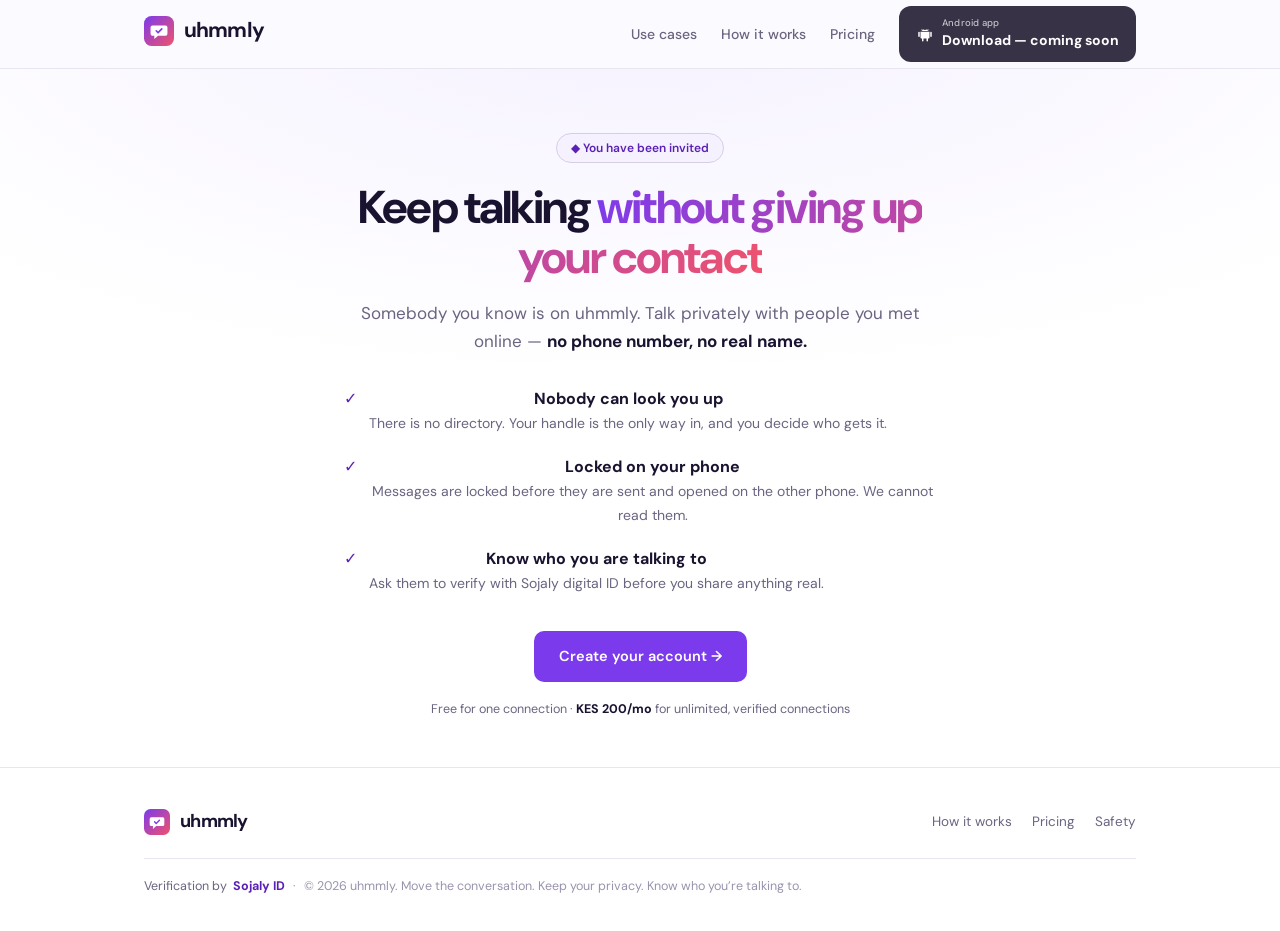
<file: join/index.html>
<!DOCTYPE html><!--a_bRJy3e_V19_LBgk0n5q--><html lang="en"><head><meta charSet="utf-8"/><meta name="viewport" content="width=device-width, initial-scale=1"/><link rel="stylesheet" href="/_next/static/chunks/39e7166e1216e720.css" data-precedence="next"/><link rel="preload" as="script" fetchPriority="low" href="/_next/static/chunks/54c5e04983232efc.js"/><script src="/_next/static/chunks/391b5727e5bc11ec.js" async=""></script><script src="/_next/static/chunks/1c64b19886203277.js" async=""></script><script src="/_next/static/chunks/a613c6a23ddb4890.js" async=""></script><script src="/_next/static/chunks/turbopack-43d97ed314358dce.js" async=""></script><script src="/_next/static/chunks/1964454f34f3a7ab.js" async=""></script><script src="/_next/static/chunks/6c33792a57a66467.js" async=""></script><script src="/_next/static/chunks/beefb697acdd731a.js" async=""></script><script src="/_next/static/chunks/72741a2b70559fe3.js" async=""></script><link rel="preload" href="https://fonts.googleapis.com/css2?family=DM+Sans:opsz,wght@9..40,400..700&amp;family=IBM+Plex+Mono:wght@400;500;600&amp;display=swap" as="style"/><link rel="preconnect" href="https://fonts.googleapis.com"/><link rel="preconnect" href="https://fonts.gstatic.com" crossorigin=""/><meta name="theme-color" content="#7C3AED"/><meta name="color-scheme" content="light"/><title>You have been invited · uhmmly</title><meta name="description" content="Met someone online? Keep talking privately until you know who they really are — then share your contact. uhmmly lets you continue a conversation with a stranger without giving up your phone number, and see what Sojaly has verified about them: a live human, their age, gender and location."/><meta name="application-name" content="uhmmly"/><link rel="manifest" href="/manifest.json"/><meta name="keywords" content="talk to strangers safely,private messaging,verified strangers,keep number private,continue conversation off app,Sojaly verified,anonymous chat handle,chat without phone number,verify who you are talking to"/><meta name="robots" content="noindex, follow"/><link rel="canonical" href="https://uhmmly.cseco.co.ke/join/"/><meta property="og:title" content="You have been invited to uhmmly"/><meta property="og:description" content="Talk privately with someone you met online. No phone number, no real name, and nobody can search for you."/><meta property="og:url" content="https://uhmmly.cseco.co.ke/join/"/><meta property="og:image" content="https://uhmmly.cseco.co.ke/og-image.png"/><meta property="og:image:width" content="1200"/><meta property="og:image:height" content="630"/><meta property="og:image:alt" content="Talk privately with strangers you met online"/><meta property="og:type" content="website"/><meta name="twitter:card" content="summary_large_image"/><meta name="twitter:title" content="You have been invited to uhmmly"/><meta name="twitter:description" content="Talk privately with someone you met online. No phone number, no real name, and nobody can search for you."/><meta name="twitter:image" content="https://uhmmly.cseco.co.ke/og-image.png"/><link rel="icon" href="/favicon.svg" type="image/svg+xml"/><link rel="icon" href="/favicon.png" type="image/png" sizes="32x32"/><link rel="apple-touch-icon" href="/apple-touch-icon.png"/><link href="https://fonts.googleapis.com/css2?family=DM+Sans:opsz,wght@9..40,400..700&amp;family=IBM+Plex+Mono:wght@400;500;600&amp;display=swap" rel="stylesheet"/><script type="application/ld+json">{"@context":"https://schema.org","@type":"MobileApplication","name":"uhmmly","operatingSystem":"Android","applicationCategory":"SocialNetworkingApplication","description":"Met someone online? Keep talking privately until you know who they really are — then share your contact. uhmmly lets you continue a conversation with a stranger without giving up your phone number, and see what Sojaly has verified about them: a live human, their age, gender and location.","url":"https://uhmmly.cseco.co.ke","offers":[{"@type":"Offer","name":"Free","price":"0","priceCurrency":"KES","description":"One connection, with ads. Verification badges hidden."},{"@type":"Offer","name":"uhmmly Verified","price":"200","priceCurrency":"KES","description":"Unlimited connections, no ads, and see who's verified. Billed monthly."}]}</script><script src="/_next/static/chunks/a6dad97d9634a72d.js" noModule=""></script></head><body><div hidden=""><!--$--><!--/$--></div><header style="position:sticky;top:0;z-index:40;background:rgba(251, 250, 255, 0.85);backdrop-filter:saturate(140%) blur(8px);border-bottom:1px solid var(--color-line)"><div class="container-x" style="display:flex;align-items:center;justify-content:space-between;height:68px"><a aria-label="uhmmly home" href="/"><span class="inline-flex items-center gap-2.5 " aria-label="uhmmly"><svg width="30" height="30" viewBox="0 0 64 64" xmlns="http://www.w3.org/2000/svg" role="img" aria-hidden="true"><defs><linearGradient id="uhmmly-mark-grad" x1="0" y1="0" x2="64" y2="64" gradientUnits="userSpaceOnUse"><stop offset="0" stop-color="#7C3AED"></stop><stop offset="1" stop-color="#F0526B"></stop></linearGradient></defs><rect width="64" height="64" rx="16" fill="url(#uhmmly-mark-grad)"></rect><path d="M18 20h28a4 4 0 0 1 4 4v14a4 4 0 0 1-4 4H30l-8 7v-7h-4a4 4 0 0 1-4-4V24a4 4 0 0 1 4-4Z" fill="#ffffff"></path><path d="M26 31.5l4 4 8-8" fill="none" stroke="#7C3AED" stroke-width="3.4" stroke-linecap="round" stroke-linejoin="round"></path></svg><span class="h-display" style="font-size:21px;color:var(--color-ink);letter-spacing:-0.04em;font-weight:700">uhmmly</span></span></a><nav style="display:flex;align-items:center;gap:24px;font-size:14px"><span class="nav-links"><a href="#use-cases" style="color:var(--color-muted);font-weight:500">Use cases</a><a href="#how" style="color:var(--color-muted);font-weight:500">How it works</a><a href="#pricing" style="color:var(--color-muted);font-weight:500">Pricing</a></span><span class="btn btn-download is-soon" aria-disabled="true" style="padding:9px 16px"><svg width="18" height="18" viewBox="0 0 24 24" fill="#fff" aria-hidden="true"><path d="M6 9v8a1 1 0 0 0 1 1h1v3a1 1 0 0 0 2 0v-3h4v3a1 1 0 0 0 2 0v-3h1a1 1 0 0 0 1-1V9H6Zm-2 0a1 1 0 0 0-1 1v5a1 1 0 0 0 2 0v-5a1 1 0 0 0-1-1Zm16 0a1 1 0 0 0-1 1v5a1 1 0 0 0 2 0v-5a1 1 0 0 0-1-1ZM8.5 7.5 7.3 5.8a.3.3 0 0 1 .5-.35L9 7.1a6 6 0 0 1 6 0l1.2-1.65a.3.3 0 0 1 .5.35L15.5 7.5A5.6 5.6 0 0 1 18 8H6a5.6 5.6 0 0 1 2.5-.5Zm1.2-.6a.7.7 0 1 0 0-1.4.7.7 0 0 0 0 1.4Zm4.6 0a.7.7 0 1 0 0-1.4.7.7 0 0 0 0 1.4Z"></path></svg><span><small>Android app</small><b>Download — coming soon</b></span></span></nav></div></header><main><section class="hero"><div class="container-x" style="max-width:640px"><span class="eyebrow">◆ You have been invited</span><h1>Keep talking <em>without giving up your contact</em></h1><p class="sub">Somebody you know is on uhmmly. Talk privately with people you met online — <b>no phone number, no real name.</b></p><ul style="list-style:none;padding:0;margin:32px 0 0;display:grid;gap:20px"><li style="display:flex;gap:12px"><span aria-hidden="true" style="color:var(--color-iris-deep);font-weight:700">✓</span><span><b style="display:block">Nobody can look you up</b><span style="color:var(--color-muted);font-size:14px">There is no directory. Your handle is the only way in, and you decide who gets it.</span></span></li><li style="display:flex;gap:12px"><span aria-hidden="true" style="color:var(--color-iris-deep);font-weight:700">✓</span><span><b style="display:block">Locked on your phone</b><span style="color:var(--color-muted);font-size:14px">Messages are locked before they are sent and opened on the other phone. We cannot read them.</span></span></li><li style="display:flex;gap:12px"><span aria-hidden="true" style="color:var(--color-iris-deep);font-weight:700">✓</span><span><b style="display:block">Know who you are talking to</b><span style="color:var(--color-muted);font-size:14px">Ask them to verify with Sojaly digital ID before you share anything real.</span></span></li></ul><div class="cta" style="margin-top:36px"><a href="https://uhmmly-app.cseco.co.ke" class="btn btn-primary" style="padding:14px 24px">Create your account →</a></div><div class="freeline">Free for one connection · <b>KES 200<!-- -->/mo</b> for unlimited, verified connections</div></div></section><!--$--><!--/$--></main><footer style="background:#fff;border-top:1px solid var(--color-line)"><div class="container-x" style="padding:40px 24px 36px"><div style="display:flex;flex-wrap:wrap;gap:18px;align-items:center;justify-content:space-between"><span class="inline-flex items-center gap-2.5 " aria-label="uhmmly"><svg width="26" height="26" viewBox="0 0 64 64" xmlns="http://www.w3.org/2000/svg" role="img" aria-hidden="true"><defs><linearGradient id="uhmmly-mark-grad" x1="0" y1="0" x2="64" y2="64" gradientUnits="userSpaceOnUse"><stop offset="0" stop-color="#7C3AED"></stop><stop offset="1" stop-color="#F0526B"></stop></linearGradient></defs><rect width="64" height="64" rx="16" fill="url(#uhmmly-mark-grad)"></rect><path d="M18 20h28a4 4 0 0 1 4 4v14a4 4 0 0 1-4 4H30l-8 7v-7h-4a4 4 0 0 1-4-4V24a4 4 0 0 1 4-4Z" fill="#ffffff"></path><path d="M26 31.5l4 4 8-8" fill="none" stroke="#7C3AED" stroke-width="3.4" stroke-linecap="round" stroke-linejoin="round"></path></svg><span class="h-display" style="font-size:18.2px;color:var(--color-ink);letter-spacing:-0.04em;font-weight:700">uhmmly</span></span><nav style="display:flex;flex-wrap:wrap;gap:20px;font-size:13.5px;color:var(--color-muted)"><a href="#how">How it works</a><a href="#pricing">Pricing</a><a href="#privacy-panel">Safety</a></nav></div><div style="margin-top:22px;padding-top:18px;border-top:1px solid var(--color-line);font-size:12.5px;color:var(--color-faint);display:flex;flex-wrap:wrap;gap:8px;align-items:center"><span style="display:inline-flex;align-items:center;gap:6px;color:var(--color-muted)">Verification by<!-- --> <b style="color:var(--color-iris-deep)">Sojaly ID</b></span><span aria-hidden="true">·</span><span>© <!-- -->2026<!-- --> uhmmly. Move the conversation. Keep your privacy. Know who you’re talking to.</span></div></div></footer><script src="/_next/static/chunks/54c5e04983232efc.js" id="_R_" async=""></script><script>(self.__next_f=self.__next_f||[]).push([0])</script><script>self.__next_f.push([1,"1:\"$Sreact.fragment\"\n2:I[74426,[\"/_next/static/chunks/1964454f34f3a7ab.js\"],\"\"]\n9:I[60374,[\"/_next/static/chunks/6c33792a57a66467.js\",\"/_next/static/chunks/beefb697acdd731a.js\"],\"default\"]\n:HL[\"/_next/static/chunks/39e7166e1216e720.css\",\"style\"]\n:HL[\"https://fonts.googleapis.com/css2?family=DM+Sans:opsz,wght@9..40,400..700\u0026family=IBM+Plex+Mono:wght@400;500;600\u0026display=swap\",\"style\"]\n"])</script><script>self.__next_f.push([1,"0:{\"P\":null,\"b\":\"a_bRJy3e-V19_LBgk0n5q\",\"c\":[\"\",\"join\",\"\"],\"q\":\"\",\"i\":false,\"f\":[[[\"\",{\"children\":[\"join\",{\"children\":[\"__PAGE__\",{}]}]},\"$undefined\",\"$undefined\",true],[[\"$\",\"$1\",\"c\",{\"children\":[[[\"$\",\"link\",\"0\",{\"rel\":\"stylesheet\",\"href\":\"/_next/static/chunks/39e7166e1216e720.css\",\"precedence\":\"next\",\"crossOrigin\":\"$undefined\",\"nonce\":\"$undefined\"}],[\"$\",\"script\",\"script-0\",{\"src\":\"/_next/static/chunks/1964454f34f3a7ab.js\",\"async\":true,\"nonce\":\"$undefined\"}]],[\"$\",\"html\",null,{\"lang\":\"en\",\"children\":[[\"$\",\"head\",null,{\"children\":[[\"$\",\"link\",null,{\"rel\":\"preconnect\",\"href\":\"https://fonts.googleapis.com\"}],[\"$\",\"link\",null,{\"rel\":\"preconnect\",\"href\":\"https://fonts.gstatic.com\",\"crossOrigin\":\"\"}],[\"$\",\"link\",null,{\"href\":\"https://fonts.googleapis.com/css2?family=DM+Sans:opsz,wght@9..40,400..700\u0026family=IBM+Plex+Mono:wght@400;500;600\u0026display=swap\",\"rel\":\"stylesheet\"}],[\"$\",\"script\",null,{\"type\":\"application/ld+json\",\"dangerouslySetInnerHTML\":{\"__html\":\"{\\\"@context\\\":\\\"https://schema.org\\\",\\\"@type\\\":\\\"MobileApplication\\\",\\\"name\\\":\\\"uhmmly\\\",\\\"operatingSystem\\\":\\\"Android\\\",\\\"applicationCategory\\\":\\\"SocialNetworkingApplication\\\",\\\"description\\\":\\\"Met someone online? Keep talking privately until you know who they really are — then share your contact. uhmmly lets you continue a conversation with a stranger without giving up your phone number, and see what Sojaly has verified about them: a live human, their age, gender and location.\\\",\\\"url\\\":\\\"https://uhmmly.cseco.co.ke\\\",\\\"offers\\\":[{\\\"@type\\\":\\\"Offer\\\",\\\"name\\\":\\\"Free\\\",\\\"price\\\":\\\"0\\\",\\\"priceCurrency\\\":\\\"KES\\\",\\\"description\\\":\\\"One connection, with ads. Verification badges hidden.\\\"},{\\\"@type\\\":\\\"Offer\\\",\\\"name\\\":\\\"uhmmly Verified\\\",\\\"price\\\":\\\"200\\\",\\\"priceCurrency\\\":\\\"KES\\\",\\\"description\\\":\\\"Unlimited connections, no ads, and see who's verified. Billed monthly.\\\"}]}\"}}]]}],[\"$\",\"body\",null,{\"children\":[[\"$\",\"header\",null,{\"style\":{\"position\":\"sticky\",\"top\":0,\"zIndex\":40,\"background\":\"rgba(251, 250, 255, 0.85)\",\"backdropFilter\":\"saturate(140%) blur(8px)\",\"borderBottom\":\"1px solid var(--color-line)\"},\"children\":[\"$\",\"div\",null,{\"className\":\"container-x\",\"style\":{\"display\":\"flex\",\"alignItems\":\"center\",\"justifyContent\":\"space-between\",\"height\":68},\"children\":[[\"$\",\"$L2\",null,{\"href\":\"/\",\"aria-label\":\"uhmmly home\",\"children\":[\"$\",\"span\",null,{\"className\":\"inline-flex items-center gap-2.5 \",\"aria-label\":\"uhmmly\",\"children\":[[\"$\",\"svg\",null,{\"width\":30,\"height\":30,\"viewBox\":\"0 0 64 64\",\"xmlns\":\"http://www.w3.org/2000/svg\",\"role\":\"img\",\"aria-hidden\":\"true\",\"children\":[[\"$\",\"defs\",null,{\"children\":[\"$\",\"linearGradient\",null,{\"id\":\"uhmmly-mark-grad\",\"x1\":\"0\",\"y1\":\"0\",\"x2\":\"64\",\"y2\":\"64\",\"gradientUnits\":\"userSpaceOnUse\",\"children\":[[\"$\",\"stop\",null,{\"offset\":\"0\",\"stopColor\":\"#7C3AED\"}],[\"$\",\"stop\",null,{\"offset\":\"1\",\"stopColor\":\"#F0526B\"}]]}]}],[\"$\",\"rect\",null,{\"width\":\"64\",\"height\":\"64\",\"rx\":\"16\",\"fill\":\"url(#uhmmly-mark-grad)\"}],[\"$\",\"path\",null,{\"d\":\"M18 20h28a4 4 0 0 1 4 4v14a4 4 0 0 1-4 4H30l-8 7v-7h-4a4 4 0 0 1-4-4V24a4 4 0 0 1 4-4Z\",\"fill\":\"#ffffff\"}],[\"$\",\"path\",null,{\"d\":\"M26 31.5l4 4 8-8\",\"fill\":\"none\",\"stroke\":\"#7C3AED\",\"strokeWidth\":\"3.4\",\"strokeLinecap\":\"round\",\"strokeLinejoin\":\"round\"}]]}],[\"$\",\"span\",null,{\"className\":\"h-display\",\"style\":{\"fontSize\":21,\"color\":\"var(--color-ink)\",\"letterSpacing\":\"-0.04em\",\"fontWeight\":700},\"children\":\"uhmmly\"}]]}]}],[\"$\",\"nav\",null,{\"style\":{\"display\":\"flex\",\"alignItems\":\"center\",\"gap\":24,\"fontSize\":14},\"children\":[[\"$\",\"span\",null,{\"className\":\"nav-links\",\"children\":[[\"$\",\"a\",\"#use-cases\",{\"href\":\"#use-cases\",\"style\":{\"color\":\"var(--color-muted)\",\"fontWeight\":500},\"children\":\"Use cases\"}],[\"$\",\"a\",\"#how\",{\"href\":\"#how\",\"style\":{\"color\":\"var(--color-muted)\",\"fontWeight\":500},\"children\":\"How it works\"}],[\"$\",\"a\",\"#pricing\",{\"href\":\"#pricing\",\"style\":{\"color\":\"var(--color-muted)\",\"fontWeight\":500},\"children\":\"Pricing\"}]]}],[\"$\",\"span\",null,{\"className\":\"btn btn-download is-soon\",\"aria-disabled\":\"true\",\"style\":{\"padding\":\"9px 16px\"},\"children\":[[\"$\",\"svg\",null,{\"width\":\"18\",\"height\":\"18\",\"viewBox\":\"0 0 24 24\",\"fill\":\"#fff\",\"aria-hidden\":\"true\",\"children\":[\"$\",\"path\",null,{\"d\":\"M6 9v8a1 1 0 0 0 1 1h1v3a1 1 0 0 0 2 0v-3h4v3a1 1 0 0 0 2 0v-3h1a1 1 0 0 0 1-1V9H6Zm-2 0a1 1 0 0 0-1 1v5a1 1 0 0 0 2 0v-5a1 1 0 0 0-1-1Zm16 0a1 1 0 0 0-1 1v5a1 1 0 0 0 2 0v-5a1 1 0 0 0-1-1ZM8.5 7.5 7.3 5.8a.3.3 0 0 1 .5-.35L9 7.1a6 6 0 0 1 6 0l1.2-1.65a.3.3 0 0 1 .5.35L15.5 7.5A5.6 5.6 0 0 1 18 8H6a5.6 5.6 0 0 1 2.5-.5Zm1.2-.6a.7.7 0 1 0 0-1.4.7.7 0 0 0 0 1.4Zm4.6 0a.7.7 0 1 0 0-1.4.7.7 0 0 0 0 1.4Z\"}]}],\"$L3\"]}]]}]]}]}],\"$L4\",\"$L5\"]}]]}]]}],{\"children\":[\"$L6\",{\"children\":[\"$L7\",{},null,false,false]},null,false,false]},null,false,false],\"$L8\",false]],\"m\":\"$undefined\",\"G\":[\"$9\",[]],\"S\":true}\n"])</script><script>self.__next_f.push([1,"a:I[92322,[\"/_next/static/chunks/6c33792a57a66467.js\",\"/_next/static/chunks/beefb697acdd731a.js\"],\"default\"]\nb:I[81409,[\"/_next/static/chunks/6c33792a57a66467.js\",\"/_next/static/chunks/beefb697acdd731a.js\"],\"default\"]\nc:I[82960,[\"/_next/static/chunks/1964454f34f3a7ab.js\",\"/_next/static/chunks/72741a2b70559fe3.js\"],\"default\"]\nd:I[19091,[\"/_next/static/chunks/6c33792a57a66467.js\",\"/_next/static/chunks/beefb697acdd731a.js\"],\"OutletBoundary\"]\ne:\"$Sreact.suspense\"\n10:I[19091,[\"/_next/static/chunks/6c33792a57a66467.js\",\"/_next/static/chunks/beefb697acdd731a.js\"],\"ViewportBoundary\"]\n12:I[19091,[\"/_next/static/chunks/6c33792a57a66467.js\",\"/_next/static/chunks/beefb697acdd731a.js\"],\"MetadataBoundary\"]\n3:[\"$\",\"span\",null,{\"children\":[[\"$\",\"small\",null,{\"children\":\"Android app\"}],[\"$\",\"b\",null,{\"children\":\"Download — coming soon\"}]]}]\n"])</script><script>self.__next_f.push([1,"4:[\"$\",\"main\",null,{\"children\":[\"$\",\"$La\",null,{\"parallelRouterKey\":\"children\",\"error\":\"$undefined\",\"errorStyles\":\"$undefined\",\"errorScripts\":\"$undefined\",\"template\":[\"$\",\"$Lb\",null,{}],\"templateStyles\":\"$undefined\",\"templateScripts\":\"$undefined\",\"notFound\":[[[\"$\",\"title\",null,{\"children\":\"404: This page could not be found.\"}],[\"$\",\"div\",null,{\"style\":{\"fontFamily\":\"system-ui,\\\"Segoe UI\\\",Roboto,Helvetica,Arial,sans-serif,\\\"Apple Color Emoji\\\",\\\"Segoe UI Emoji\\\"\",\"height\":\"100vh\",\"textAlign\":\"center\",\"display\":\"flex\",\"flexDirection\":\"column\",\"alignItems\":\"center\",\"justifyContent\":\"center\"},\"children\":[\"$\",\"div\",null,{\"children\":[[\"$\",\"style\",null,{\"dangerouslySetInnerHTML\":{\"__html\":\"body{color:#000;background:#fff;margin:0}.next-error-h1{border-right:1px solid rgba(0,0,0,.3)}@media (prefers-color-scheme:dark){body{color:#fff;background:#000}.next-error-h1{border-right:1px solid rgba(255,255,255,.3)}}\"}}],[\"$\",\"h1\",null,{\"className\":\"next-error-h1\",\"style\":{\"display\":\"inline-block\",\"margin\":\"0 20px 0 0\",\"padding\":\"0 23px 0 0\",\"fontSize\":24,\"fontWeight\":500,\"verticalAlign\":\"top\",\"lineHeight\":\"49px\"},\"children\":404}],[\"$\",\"div\",null,{\"style\":{\"display\":\"inline-block\"},\"children\":[\"$\",\"h2\",null,{\"style\":{\"fontSize\":14,\"fontWeight\":400,\"lineHeight\":\"49px\",\"margin\":0},\"children\":\"This page could not be found.\"}]}]]}]}]],[]],\"forbidden\":\"$undefined\",\"unauthorized\":\"$undefined\"}]}]\n"])</script><script>self.__next_f.push([1,"5:[\"$\",\"footer\",null,{\"style\":{\"background\":\"#fff\",\"borderTop\":\"1px solid var(--color-line)\"},\"children\":[\"$\",\"div\",null,{\"className\":\"container-x\",\"style\":{\"padding\":\"40px 24px 36px\"},\"children\":[[\"$\",\"div\",null,{\"style\":{\"display\":\"flex\",\"flexWrap\":\"wrap\",\"gap\":18,\"alignItems\":\"center\",\"justifyContent\":\"space-between\"},\"children\":[[\"$\",\"span\",null,{\"className\":\"inline-flex items-center gap-2.5 \",\"aria-label\":\"uhmmly\",\"children\":[[\"$\",\"svg\",null,{\"width\":26,\"height\":26,\"viewBox\":\"0 0 64 64\",\"xmlns\":\"http://www.w3.org/2000/svg\",\"role\":\"img\",\"aria-hidden\":\"true\",\"children\":[[\"$\",\"defs\",null,{\"children\":[\"$\",\"linearGradient\",null,{\"id\":\"uhmmly-mark-grad\",\"x1\":\"0\",\"y1\":\"0\",\"x2\":\"64\",\"y2\":\"64\",\"gradientUnits\":\"userSpaceOnUse\",\"children\":[[\"$\",\"stop\",null,{\"offset\":\"0\",\"stopColor\":\"#7C3AED\"}],[\"$\",\"stop\",null,{\"offset\":\"1\",\"stopColor\":\"#F0526B\"}]]}]}],[\"$\",\"rect\",null,{\"width\":\"64\",\"height\":\"64\",\"rx\":\"16\",\"fill\":\"url(#uhmmly-mark-grad)\"}],[\"$\",\"path\",null,{\"d\":\"M18 20h28a4 4 0 0 1 4 4v14a4 4 0 0 1-4 4H30l-8 7v-7h-4a4 4 0 0 1-4-4V24a4 4 0 0 1 4-4Z\",\"fill\":\"#ffffff\"}],[\"$\",\"path\",null,{\"d\":\"M26 31.5l4 4 8-8\",\"fill\":\"none\",\"stroke\":\"#7C3AED\",\"strokeWidth\":\"3.4\",\"strokeLinecap\":\"round\",\"strokeLinejoin\":\"round\"}]]}],[\"$\",\"span\",null,{\"className\":\"h-display\",\"style\":{\"fontSize\":18.2,\"color\":\"var(--color-ink)\",\"letterSpacing\":\"-0.04em\",\"fontWeight\":700},\"children\":\"uhmmly\"}]]}],[\"$\",\"nav\",null,{\"style\":{\"display\":\"flex\",\"flexWrap\":\"wrap\",\"gap\":20,\"fontSize\":13.5,\"color\":\"var(--color-muted)\"},\"children\":[[\"$\",\"a\",null,{\"href\":\"#how\",\"children\":\"How it works\"}],[\"$\",\"a\",null,{\"href\":\"#pricing\",\"children\":\"Pricing\"}],[\"$\",\"a\",null,{\"href\":\"#privacy-panel\",\"children\":\"Safety\"}]]}]]}],[\"$\",\"div\",null,{\"style\":{\"marginTop\":22,\"paddingTop\":18,\"borderTop\":\"1px solid var(--color-line)\",\"fontSize\":12.5,\"color\":\"var(--color-faint)\",\"display\":\"flex\",\"flexWrap\":\"wrap\",\"gap\":8,\"alignItems\":\"center\"},\"children\":[[\"$\",\"span\",null,{\"style\":{\"display\":\"inline-flex\",\"alignItems\":\"center\",\"gap\":6,\"color\":\"var(--color-muted)\"},\"children\":[\"Verification by\",\" \",[\"$\",\"b\",null,{\"style\":{\"color\":\"var(--color-iris-deep)\"},\"children\":\"Sojaly ID\"}]]}],[\"$\",\"span\",null,{\"aria-hidden\":true,\"children\":\"·\"}],[\"$\",\"span\",null,{\"children\":[\"© \",2026,\" uhmmly. Move the conversation. Keep your privacy. Know who you’re talking to.\"]}]]}]]}]}]\n"])</script><script>self.__next_f.push([1,"6:[\"$\",\"$1\",\"c\",{\"children\":[null,[\"$\",\"$La\",null,{\"parallelRouterKey\":\"children\",\"error\":\"$undefined\",\"errorStyles\":\"$undefined\",\"errorScripts\":\"$undefined\",\"template\":[\"$\",\"$Lb\",null,{}],\"templateStyles\":\"$undefined\",\"templateScripts\":\"$undefined\",\"notFound\":\"$undefined\",\"forbidden\":\"$undefined\",\"unauthorized\":\"$undefined\"}]]}]\n"])</script><script>self.__next_f.push([1,"7:[\"$\",\"$1\",\"c\",{\"children\":[[\"$\",\"section\",null,{\"className\":\"hero\",\"children\":[\"$\",\"div\",null,{\"className\":\"container-x\",\"style\":{\"maxWidth\":640},\"children\":[[\"$\",\"span\",null,{\"className\":\"eyebrow\",\"children\":\"◆ You have been invited\"}],[\"$\",\"h1\",null,{\"children\":[\"Keep talking \",[\"$\",\"em\",null,{\"children\":\"without giving up your contact\"}]]}],[\"$\",\"p\",null,{\"className\":\"sub\",\"children\":[\"Somebody you know is on uhmmly. Talk privately with people you met online — \",[\"$\",\"b\",null,{\"children\":\"no phone number, no real name.\"}]]}],[\"$\",\"ul\",null,{\"style\":{\"listStyle\":\"none\",\"padding\":0,\"margin\":\"32px 0 0\",\"display\":\"grid\",\"gap\":20},\"children\":[[\"$\",\"li\",\"Nobody can look you up\",{\"style\":{\"display\":\"flex\",\"gap\":12},\"children\":[[\"$\",\"span\",null,{\"aria-hidden\":true,\"style\":{\"color\":\"var(--color-iris-deep)\",\"fontWeight\":700},\"children\":\"✓\"}],[\"$\",\"span\",null,{\"children\":[[\"$\",\"b\",null,{\"style\":{\"display\":\"block\"},\"children\":\"Nobody can look you up\"}],[\"$\",\"span\",null,{\"style\":{\"color\":\"var(--color-muted)\",\"fontSize\":14},\"children\":\"There is no directory. Your handle is the only way in, and you decide who gets it.\"}]]}]]}],[\"$\",\"li\",\"Locked on your phone\",{\"style\":{\"display\":\"flex\",\"gap\":12},\"children\":[[\"$\",\"span\",null,{\"aria-hidden\":true,\"style\":{\"color\":\"var(--color-iris-deep)\",\"fontWeight\":700},\"children\":\"✓\"}],[\"$\",\"span\",null,{\"children\":[[\"$\",\"b\",null,{\"style\":{\"display\":\"block\"},\"children\":\"Locked on your phone\"}],[\"$\",\"span\",null,{\"style\":{\"color\":\"var(--color-muted)\",\"fontSize\":14},\"children\":\"Messages are locked before they are sent and opened on the other phone. We cannot read them.\"}]]}]]}],[\"$\",\"li\",\"Know who you are talking to\",{\"style\":{\"display\":\"flex\",\"gap\":12},\"children\":[[\"$\",\"span\",null,{\"aria-hidden\":true,\"style\":{\"color\":\"var(--color-iris-deep)\",\"fontWeight\":700},\"children\":\"✓\"}],[\"$\",\"span\",null,{\"children\":[[\"$\",\"b\",null,{\"style\":{\"display\":\"block\"},\"children\":\"Know who you are talking to\"}],[\"$\",\"span\",null,{\"style\":{\"color\":\"var(--color-muted)\",\"fontSize\":14},\"children\":\"Ask them to verify with Sojaly digital ID before you share anything real.\"}]]}]]}]]}],[\"$\",\"div\",null,{\"className\":\"cta\",\"style\":{\"marginTop\":36},\"children\":[\"$\",\"$Lc\",null,{}]}],[\"$\",\"div\",null,{\"className\":\"freeline\",\"children\":[\"Free for one connection · \",[\"$\",\"b\",null,{\"children\":[\"KES 200\",\"/mo\"]}],\" for unlimited, verified connections\"]}]]}]}],[[\"$\",\"script\",\"script-0\",{\"src\":\"/_next/static/chunks/72741a2b70559fe3.js\",\"async\":true,\"nonce\":\"$undefined\"}]],[\"$\",\"$Ld\",null,{\"children\":[\"$\",\"$e\",null,{\"name\":\"Next.MetadataOutlet\",\"children\":\"$@f\"}]}]]}]\n"])</script><script>self.__next_f.push([1,"8:[\"$\",\"$1\",\"h\",{\"children\":[null,[\"$\",\"$L10\",null,{\"children\":\"$@11\"}],[\"$\",\"div\",null,{\"hidden\":true,\"children\":[\"$\",\"$L12\",null,{\"children\":[\"$\",\"$e\",null,{\"name\":\"Next.Metadata\",\"children\":\"$@13\"}]}]}],null]}]\n"])</script><script>self.__next_f.push([1,"11:[[\"$\",\"meta\",\"0\",{\"charSet\":\"utf-8\"}],[\"$\",\"meta\",\"1\",{\"name\":\"viewport\",\"content\":\"width=device-width, initial-scale=1\"}],[\"$\",\"meta\",\"2\",{\"name\":\"theme-color\",\"content\":\"#7C3AED\"}],[\"$\",\"meta\",\"3\",{\"name\":\"color-scheme\",\"content\":\"light\"}]]\n"])</script><script>self.__next_f.push([1,"14:I[51042,[\"/_next/static/chunks/6c33792a57a66467.js\",\"/_next/static/chunks/beefb697acdd731a.js\"],\"IconMark\"]\n"])</script><script>self.__next_f.push([1,"13:[[\"$\",\"title\",\"0\",{\"children\":\"You have been invited · uhmmly\"}],[\"$\",\"meta\",\"1\",{\"name\":\"description\",\"content\":\"Met someone online? Keep talking privately until you know who they really are — then share your contact. uhmmly lets you continue a conversation with a stranger without giving up your phone number, and see what Sojaly has verified about them: a live human, their age, gender and location.\"}],[\"$\",\"meta\",\"2\",{\"name\":\"application-name\",\"content\":\"uhmmly\"}],[\"$\",\"link\",\"3\",{\"rel\":\"manifest\",\"href\":\"/manifest.json\",\"crossOrigin\":\"$undefined\"}],[\"$\",\"meta\",\"4\",{\"name\":\"keywords\",\"content\":\"talk to strangers safely,private messaging,verified strangers,keep number private,continue conversation off app,Sojaly verified,anonymous chat handle,chat without phone number,verify who you are talking to\"}],[\"$\",\"meta\",\"5\",{\"name\":\"robots\",\"content\":\"noindex, follow\"}],[\"$\",\"link\",\"6\",{\"rel\":\"canonical\",\"href\":\"https://uhmmly.cseco.co.ke/join/\"}],[\"$\",\"meta\",\"7\",{\"property\":\"og:title\",\"content\":\"You have been invited to uhmmly\"}],[\"$\",\"meta\",\"8\",{\"property\":\"og:description\",\"content\":\"Talk privately with someone you met online. No phone number, no real name, and nobody can search for you.\"}],[\"$\",\"meta\",\"9\",{\"property\":\"og:url\",\"content\":\"https://uhmmly.cseco.co.ke/join/\"}],[\"$\",\"meta\",\"10\",{\"property\":\"og:image\",\"content\":\"https://uhmmly.cseco.co.ke/og-image.png\"}],[\"$\",\"meta\",\"11\",{\"property\":\"og:image:width\",\"content\":\"1200\"}],[\"$\",\"meta\",\"12\",{\"property\":\"og:image:height\",\"content\":\"630\"}],[\"$\",\"meta\",\"13\",{\"property\":\"og:image:alt\",\"content\":\"Talk privately with strangers you met online\"}],[\"$\",\"meta\",\"14\",{\"property\":\"og:type\",\"content\":\"website\"}],[\"$\",\"meta\",\"15\",{\"name\":\"twitter:card\",\"content\":\"summary_large_image\"}],[\"$\",\"meta\",\"16\",{\"name\":\"twitter:title\",\"content\":\"You have been invited to uhmmly\"}],[\"$\",\"meta\",\"17\",{\"name\":\"twitter:description\",\"content\":\"Talk privately with someone you met online. No phone number, no real name, and nobody can search for you.\"}],[\"$\",\"meta\",\"18\",{\"name\":\"twitter:image\",\"content\":\"https://uhmmly.cseco.co.ke/og-image.png\"}],[\"$\",\"link\",\"19\",{\"rel\":\"icon\",\"href\":\"/favicon.svg\",\"type\":\"image/svg+xml\"}],[\"$\",\"link\",\"20\",{\"rel\":\"icon\",\"href\":\"/favicon.png\",\"type\":\"image/png\",\"sizes\":\"32x32\"}],[\"$\",\"link\",\"21\",{\"rel\":\"apple-touch-icon\",\"href\":\"/apple-touch-icon.png\"}],[\"$\",\"$L14\",\"22\",{}]]\n"])</script><script>self.__next_f.push([1,"f:null\n"])</script></body></html>
</file>
<file: _next/static/chunks/39e7166e1216e720.css>
@layer properties{@supports (((-webkit-hyphens:none)) and (not (margin-trim:inline))) or ((-moz-orient:inline) and (not (color:rgb(from red r g b)))){*,:before,:after,::backdrop{--tw-rotate-x:initial;--tw-rotate-y:initial;--tw-rotate-z:initial;--tw-skew-x:initial;--tw-skew-y:initial}}}@layer theme{:root,:host{--font-sans:"DM Sans",ui-sans-serif,system-ui,-apple-system,"Segoe UI",Roboto,sans-serif;--font-mono:"IBM Plex Mono",ui-monospace,"SFMono-Regular",monospace;--spacing:.25rem;--default-font-family:var(--font-sans);--default-mono-font-family:var(--font-mono);--color-iris:#7c3aed;--color-iris-deep:#5b21b6;--color-iris-weak:#f5f1ff;--color-coral:#f0526b;--color-coral-weak:#fff1f3;--color-ink:#1a1330;--color-ink-dark:#150f26;--color-muted:#6b6480;--color-faint:#9a93ad;--color-line:#e9e5f0;--color-line-strong:#d6cfe4;--color-surface:#fff;--color-page:#fbfaff;--color-ok:#15803d;--color-ok-bg:#f0fdf4;--color-ok-line:#bbf7d0;--font-display:"DM Sans",var(--font-sans);--radius-card:16px;--radius-pill:999px}}@layer base{*,:after,:before,::backdrop{box-sizing:border-box;border:0 solid;margin:0;padding:0}::file-selector-button{box-sizing:border-box;border:0 solid;margin:0;padding:0}html,:host{-webkit-text-size-adjust:100%;tab-size:4;line-height:1.5;font-family:var(--default-font-family,ui-sans-serif,system-ui,sans-serif,"Apple Color Emoji","Segoe UI Emoji","Segoe UI Symbol","Noto Color Emoji");font-feature-settings:var(--default-font-feature-settings,normal);font-variation-settings:var(--default-font-variation-settings,normal);-webkit-tap-highlight-color:transparent}hr{height:0;color:inherit;border-top-width:1px}abbr:where([title]){-webkit-text-decoration:underline dotted;text-decoration:underline dotted}h1,h2,h3,h4,h5,h6{font-size:inherit;font-weight:inherit}a{color:inherit;-webkit-text-decoration:inherit;-webkit-text-decoration:inherit;-webkit-text-decoration:inherit;-webkit-text-decoration:inherit;text-decoration:inherit}b,strong{font-weight:bolder}code,kbd,samp,pre{font-family:var(--default-mono-font-family,ui-monospace,SFMono-Regular,Menlo,Monaco,Consolas,"Liberation Mono","Courier New",monospace);font-feature-settings:var(--default-mono-font-feature-settings,normal);font-variation-settings:var(--default-mono-font-variation-settings,normal);font-size:1em}small{font-size:80%}sub,sup{vertical-align:baseline;font-size:75%;line-height:0;position:relative}sub{bottom:-.25em}sup{top:-.5em}table{text-indent:0;border-color:inherit;border-collapse:collapse}:-moz-focusring{outline:auto}progress{vertical-align:baseline}summary{display:list-item}ol,ul,menu{list-style:none}img,svg,video,canvas,audio,iframe,embed,object{vertical-align:middle;display:block}img,video{max-width:100%;height:auto}button,input,select,optgroup,textarea{font:inherit;font-feature-settings:inherit;font-variation-settings:inherit;letter-spacing:inherit;color:inherit;opacity:1;background-color:#0000;border-radius:0}::file-selector-button{font:inherit;font-feature-settings:inherit;font-variation-settings:inherit;letter-spacing:inherit;color:inherit;opacity:1;background-color:#0000;border-radius:0}:where(select:is([multiple],[size])) optgroup{font-weight:bolder}:where(select:is([multiple],[size])) optgroup option{padding-inline-start:20px}::file-selector-button{margin-inline-end:4px}::placeholder{opacity:1}@supports (not ((-webkit-appearance:-apple-pay-button))) or (contain-intrinsic-size:1px){::placeholder{color:currentColor}@supports (color:color-mix(in lab, red, red)){::placeholder{color:color-mix(in oklab,currentcolor 50%,transparent)}}}textarea{resize:vertical}::-webkit-search-decoration{-webkit-appearance:none}::-webkit-date-and-time-value{min-height:1lh;text-align:inherit}::-webkit-datetime-edit{display:inline-flex}::-webkit-datetime-edit-fields-wrapper{padding:0}::-webkit-datetime-edit{padding-block:0}::-webkit-datetime-edit-year-field{padding-block:0}::-webkit-datetime-edit-month-field{padding-block:0}::-webkit-datetime-edit-day-field{padding-block:0}::-webkit-datetime-edit-hour-field{padding-block:0}::-webkit-datetime-edit-minute-field{padding-block:0}::-webkit-datetime-edit-second-field{padding-block:0}::-webkit-datetime-edit-millisecond-field{padding-block:0}::-webkit-datetime-edit-meridiem-field{padding-block:0}::-webkit-calendar-picker-indicator{line-height:1}:-moz-ui-invalid{box-shadow:none}button,input:where([type=button],[type=reset],[type=submit]){appearance:button}::file-selector-button{appearance:button}::-webkit-inner-spin-button{height:auto}::-webkit-outer-spin-button{height:auto}[hidden]:where(:not([hidden=until-found])){display:none!important}}@layer components;@layer utilities{.fixed{position:fixed}.static{position:static}.sticky{position:sticky}.start{inset-inline-start:var(--spacing)}.end{inset-inline-end:var(--spacing)}.block{display:block}.contents{display:contents}.flex{display:flex}.grid{display:grid}.hidden{display:none}.inline-flex{display:inline-flex}.transform{transform:var(--tw-rotate-x,)var(--tw-rotate-y,)var(--tw-rotate-z,)var(--tw-skew-x,)var(--tw-skew-y,)}.items-center{align-items:center}.gap-2\.5{gap:calc(var(--spacing)*2.5)}}html{background:var(--color-surface);color:var(--color-ink);font-family:var(--font-sans);-webkit-font-smoothing:antialiased;text-rendering:optimizelegibility;scroll-behavior:smooth}body{background:var(--color-surface);margin:0;line-height:1.5}*{box-sizing:border-box}h1,h2,h3,h4,h5{font-family:var(--font-display);letter-spacing:-.03em;color:var(--color-ink)}.h-display{font-family:var(--font-display)}.mono{font-family:var(--font-mono)}a{color:inherit;text-decoration:none}.container-x{max-width:1040px;margin:0 auto;padding-left:24px;padding-right:24px}.section{border-top:1px solid var(--color-line);padding:64px 0}.section-tint{background:var(--color-page)}.section-head{text-align:center;max-width:52ch;margin:0 auto 40px}.section-head h2{margin:0 0 10px;font-size:clamp(26px,4vw,32px)}.section-head .lead{color:var(--color-muted);margin:0;font-size:15.5px;line-height:1.6}.btn{cursor:pointer;border:1px solid #0000;border-radius:10px;justify-content:center;align-items:center;gap:8px;padding:11px 20px;font-size:14.5px;font-weight:600;transition:background .15s,border-color .15s,color .15s;display:inline-flex}.btn-primary{background:var(--color-iris);color:#fff}.btn-primary:hover{background:var(--color-iris-deep)}.btn-ghost{color:var(--color-ink);border-color:var(--color-line-strong);background:#fff}.btn-ghost:hover{background:var(--color-iris-weak)}.btn-download{background:var(--color-ink-dark);color:#fff;border-radius:12px;padding:12px 20px}.btn-download:hover{background:#241a3d}.btn-download small{opacity:.7;letter-spacing:.02em;font-size:9.5px;font-weight:500;display:block}.btn-download b{font-size:14px;font-weight:700}.btn-download.is-soon{cursor:not-allowed;opacity:.85}.vbadge{color:var(--color-ok);background:var(--color-ok-bg);border:1px solid var(--color-ok-line);border-radius:var(--radius-pill);align-items:center;gap:4px;padding:2px 8px;font-size:10.5px;font-weight:600;display:inline-flex}.vbadge.n{color:var(--color-iris-deep);background:var(--color-iris-weak);border-color:var(--color-line-strong)}.card{border:1px solid var(--color-line);border-radius:var(--radius-card);background:#fff}.nav-links{align-items:center;gap:24px;display:inline-flex}@media (max-width:640px){.nav-links{display:none}}.hero{text-align:center;background:radial-gradient(120% 90% at 50% -10%,var(--color-iris-weak)0%,#fff 60%);padding:64px 0 48px}.hero .eyebrow{color:var(--color-iris-deep);background:var(--color-iris-weak);border:1px solid var(--color-line-strong);border-radius:var(--radius-pill);align-items:center;gap:7px;margin-bottom:20px;padding:5px 14px;font-size:12px;font-weight:600;display:inline-flex}.hero h1{letter-spacing:-.04em;max-width:18ch;margin:0 auto;font-size:clamp(34px,6vw,46px);font-weight:700;line-height:1.08}.hero h1 em{background:linear-gradient(120deg,var(--color-iris),var(--color-coral));color:#0000;-webkit-background-clip:text;background-clip:text;font-style:normal}.hero .sub{color:var(--color-muted);max-width:54ch;margin:18px auto 0;font-size:17px;line-height:1.6}.hero .sub b{color:var(--color-ink)}.hero .cta{flex-wrap:wrap;justify-content:center;gap:11px;margin-top:28px;display:flex}.hero .freeline{color:var(--color-muted);margin-top:18px;font-size:12.5px}.hero .freeline b{color:var(--color-ink)}.shot{max-width:640px;margin:46px auto 0}.handoff{justify-content:center;align-items:center;gap:14px;display:flex}.ho-app{border:1px solid var(--color-line);border-radius:var(--radius-card);text-align:left;background:#fff;flex:1;max-width:250px;padding:16px;box-shadow:0 14px 34px #1a13301a}.ho-paid{background:#f6f7f9;border-color:#e2e6ea}.ho-cap{letter-spacing:.1em;text-transform:uppercase;color:var(--color-faint);margin-bottom:12px;font-size:10.5px}.ho-bubble{border-radius:12px;max-width:88%;margin-bottom:7px;padding:8px 11px;font-size:12.5px;line-height:1.35}.ho-bubble.them{color:var(--color-ink);background:#e9ebef;border-bottom-left-radius:4px}.ho-bubble.me{color:var(--color-ink);background:#c9ccd2;border-bottom-right-radius:4px;margin-left:auto}.ho-meter{color:var(--color-muted);margin-top:8px;font-size:11px;font-weight:600}.ho-arrow{color:var(--color-iris);flex:none;font-size:26px}.ho-uh{border-color:var(--color-line-strong)}.ho-note{color:var(--color-ok);margin-top:11px;font-size:11.5px;font-weight:600}.peer{background:var(--color-iris-weak);border:1px solid var(--color-line-strong);border-radius:14px;align-items:center;gap:12px;padding:14px;display:flex}.peer .av{background:linear-gradient(135deg,var(--color-iris),var(--color-coral));color:#fff;border-radius:50%;flex:none;place-items:center;width:42px;height:42px;font-weight:700;display:grid}.peer .who{font-size:14px;font-weight:700}.peer .badges{flex-wrap:wrap;gap:5px;margin-top:5px;display:flex}@media (max-width:560px){.handoff{flex-direction:column}.ho-arrow{transform:rotate(90deg)}.ho-app{width:100%;max-width:320px}}.three{grid-template-columns:repeat(3,1fr);gap:18px;display:grid}.card3{border:1px solid var(--color-line);background:#fff;border-radius:14px;padding:24px 22px}.card3 .ic{border-radius:11px;place-items:center;width:42px;height:42px;margin-bottom:14px;display:grid}.card3 h3{letter-spacing:-.01em;margin:0 0 7px;font-size:16.5px}.card3 p{color:var(--color-muted);margin:0;font-size:13.5px;line-height:1.6}.ic-a{background:var(--color-coral-weak);color:var(--color-coral)}.ic-b{background:var(--color-iris-weak);color:var(--color-iris-deep)}.ic-c{background:var(--color-ok-bg);color:var(--color-ok)}.ic svg{stroke:currentColor;fill:none;stroke-width:2px;width:22px;height:22px}.privacy-panel{text-align:center;background:var(--color-iris-weak);border:1px solid var(--color-line-strong);border-radius:20px;max-width:760px;margin:0 auto;padding:40px 34px}.privacy-panel h2{margin:0 0 10px;font-size:clamp(24px,4vw,30px)}.privacy-panel p{color:var(--color-muted);max-width:56ch;margin:0 auto 14px;font-size:15px;line-height:1.65}.privacy-panel .kicker{color:var(--color-iris-deep);margin:0;font-size:15px;font-weight:600}.casegrid{grid-template-columns:repeat(3,1fr);gap:18px;display:grid}.case{border:1px solid var(--color-line);border-radius:var(--radius-card);background:#fff;flex-direction:column;padding:22px;display:flex}.case .where{letter-spacing:.08em;text-transform:uppercase;color:var(--color-faint);align-items:center;gap:7px;margin-bottom:10px;font-size:11px;display:flex}.case .where .pin{background:var(--color-iris-weak);border-radius:7px;place-items:center;width:22px;height:22px;font-size:12px;display:grid}.case h3{letter-spacing:-.01em;margin:0 0 8px;font-size:16px;line-height:1.3}.case p{color:var(--color-muted);margin:0 0 14px;font-size:13px;line-height:1.6}.case .out{background:var(--color-ok-bg);border:1px solid var(--color-ok-line);color:var(--color-ok);border-radius:10px;margin-top:auto;padding:9px 11px;font-size:12.5px;font-weight:600;line-height:1.4}.case .out.iris{background:var(--color-iris-weak);border-color:var(--color-line-strong);color:var(--color-iris-deep)}.cases-note{text-align:center;color:var(--color-faint);margin-top:22px;font-size:12px}.steps{grid-template-columns:repeat(4,1fr);gap:14px;display:grid}.step{border:1px solid var(--color-line);background:#fff;border-radius:14px;padding:22px 18px}.step .n{background:var(--color-iris);color:#fff;border-radius:8px;place-items:center;width:26px;height:26px;margin-bottom:12px;font-size:13px;font-weight:700;display:grid}.step h3{letter-spacing:-.01em;margin:0 0 6px;font-size:15px}.step p{color:var(--color-muted);margin:0;font-size:12.5px;line-height:1.55}.step .tag{font-size:10.5px;font-family:var(--font-mono);color:var(--color-iris-deep);background:var(--color-iris-weak);border-radius:6px;margin-top:9px;padding:2px 7px;display:inline-block}.ways{grid-template-columns:1fr 1fr;gap:16px;margin-top:34px;display:grid}.way{border:1px solid var(--color-line);background:#fff;border-radius:14px;padding:22px}.way .k{letter-spacing:.1em;text-transform:uppercase;color:var(--color-faint);margin-bottom:8px;font-size:11px}.way h3{letter-spacing:-.02em;margin:0 0 8px;font-size:17px}.way p{color:var(--color-muted);margin:0 0 14px;font-size:13px;line-height:1.6}.way .demo{font-family:var(--font-mono);background:var(--color-page);border:1px solid var(--color-line);border-radius:10px;padding:13px 15px;font-size:13.5px;line-height:1.9}.way .demo .me{color:var(--color-iris-deep);font-weight:600}.way .demo .you{color:var(--color-coral);font-weight:600}.way .demo .sys{color:var(--color-muted)}.plans{grid-template-columns:1fr 1fr;gap:18px;max-width:720px;margin:0 auto;display:grid}.plan{border:1px solid var(--color-line);border-radius:var(--radius-card);background:#fff;padding:28px 26px}.plan.hi{border-color:var(--color-iris);box-shadow:0 12px 34px #7c3aed24}.plan .pk{letter-spacing:.08em;text-transform:uppercase;color:var(--color-faint);font-size:12px}.plan .amt{letter-spacing:-.03em;margin:10px 0 8px;font-size:34px;font-weight:700}.plan .amt small{color:var(--color-muted);font-size:14px;font-weight:400}.plan .pill{color:var(--color-iris-deep);background:var(--color-iris-weak);border-radius:6px;padding:3px 9px;font-size:12px;font-weight:600;display:inline-block}.plan .pill.mut{color:var(--color-muted);background:#f1edf9}.plan ul{margin:18px 0 0;padding:0;list-style:none}.plan li{color:var(--color-muted);padding:7px 0 7px 24px;font-size:13.5px;line-height:1.4;position:relative}.plan li:before{content:"✓";color:var(--color-ok);font-weight:700;position:absolute;left:0}.plan li.no{color:var(--color-faint)}.plan li.no:before{content:"·";color:var(--color-faint)}.price-note{text-align:center;color:var(--color-faint);margin-top:18px;font-size:12.5px}@media (max-width:720px){.three,.steps,.plans,.ways,.casegrid{grid-template-columns:1fr}}.soon-note{border:1px solid var(--color-line);background:var(--color-surface);border-radius:14px;gap:4px;max-width:420px;padding:16px 18px;display:grid}.soon-note span{color:var(--color-muted);font-size:14px}@property --tw-rotate-x{syntax:"*";inherits:false}@property --tw-rotate-y{syntax:"*";inherits:false}@property --tw-rotate-z{syntax:"*";inherits:false}@property --tw-skew-x{syntax:"*";inherits:false}@property --tw-skew-y{syntax:"*";inherits:false}
</file>
